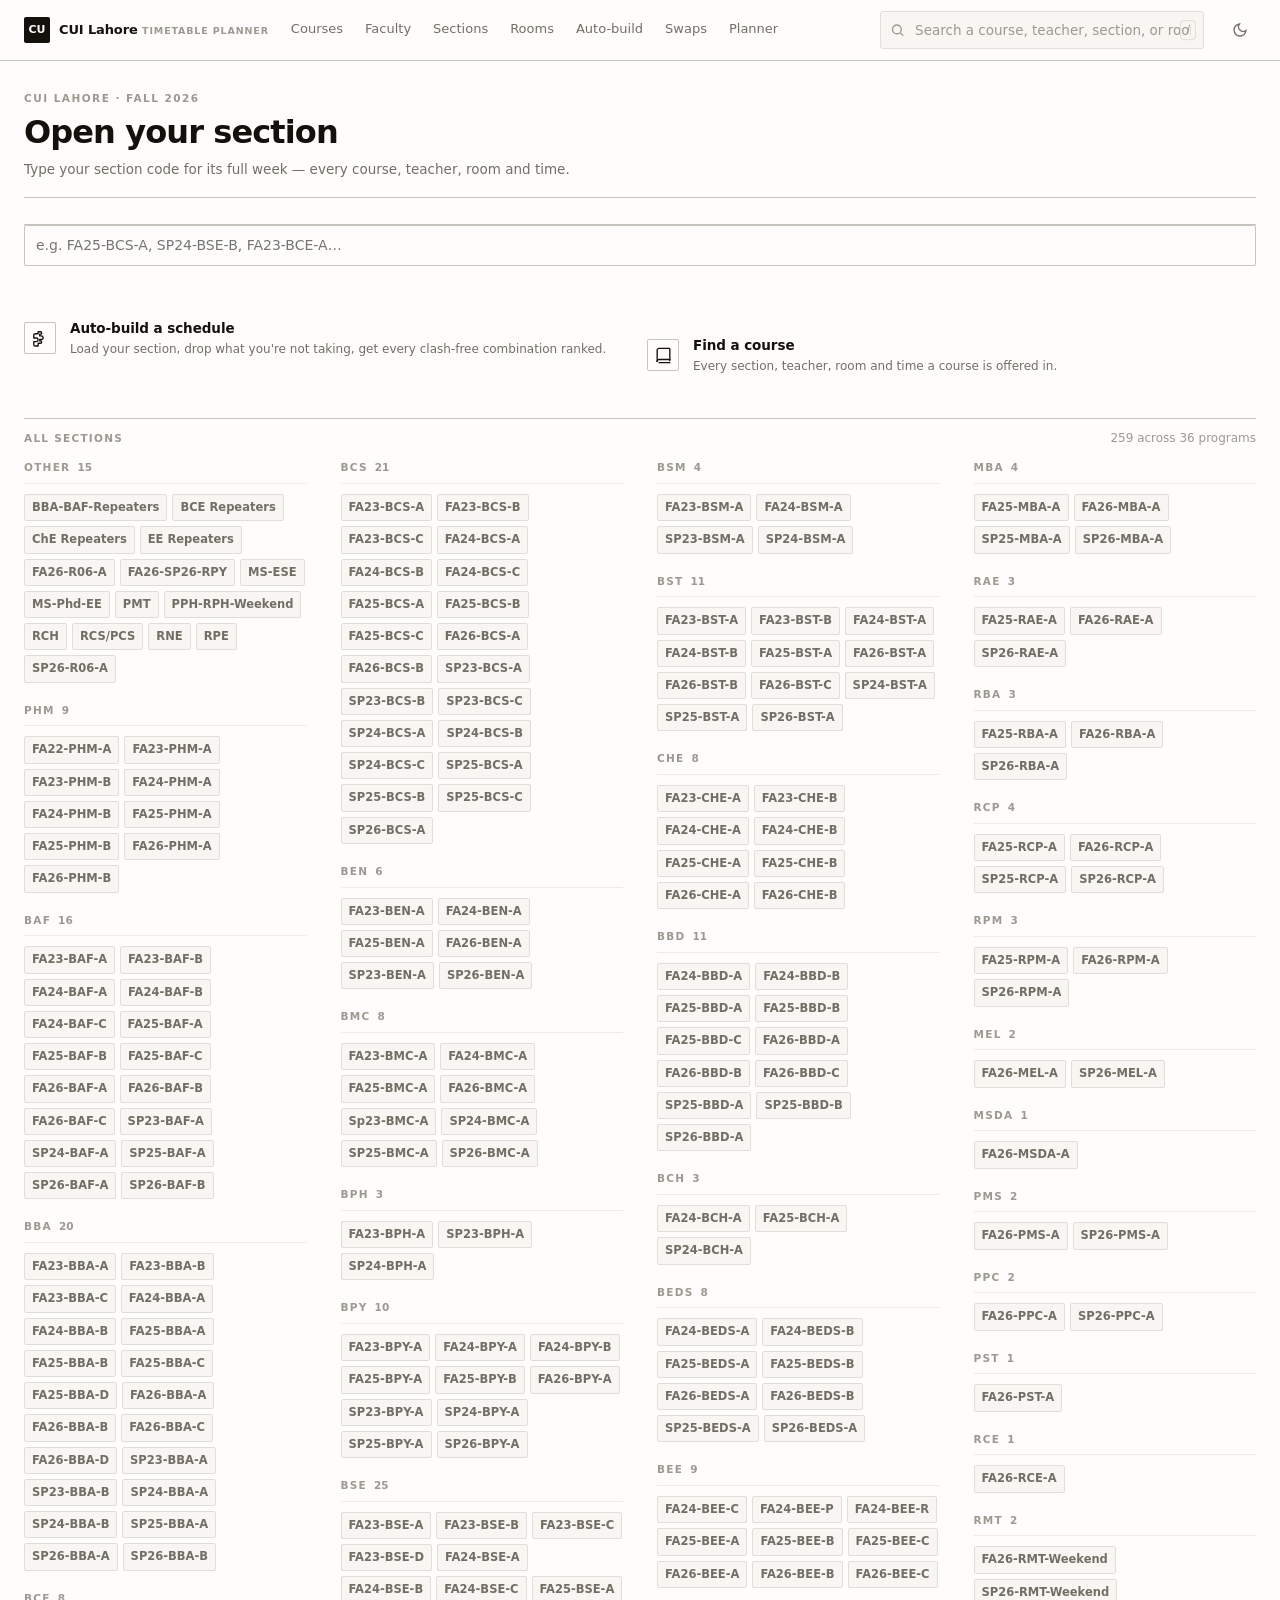
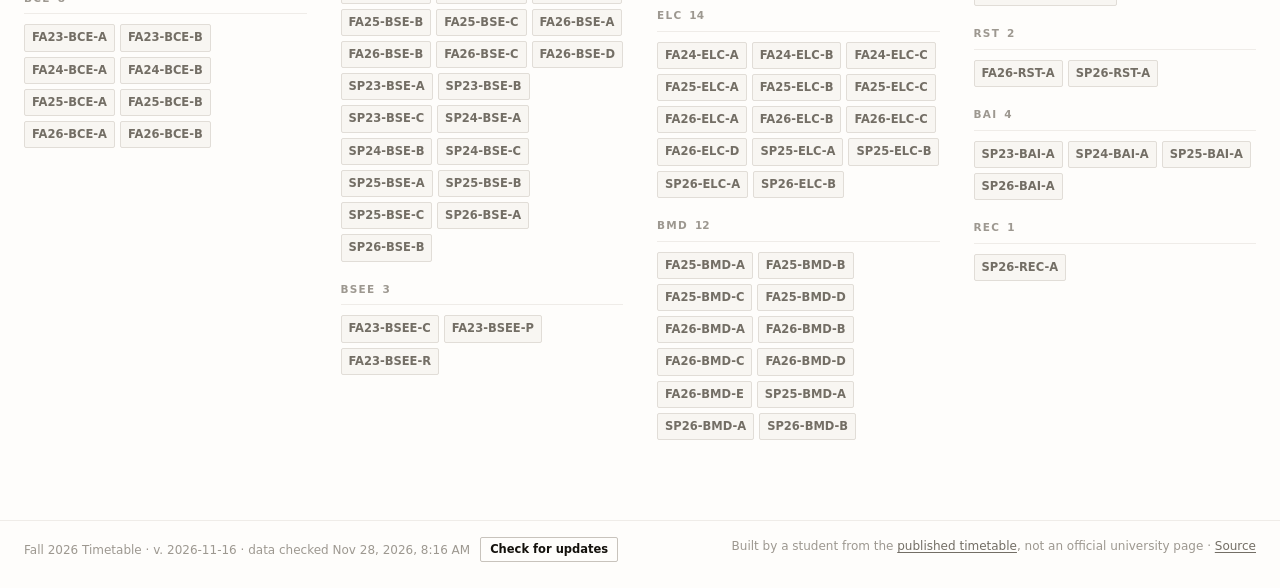
<file: docs/index.html>
<!DOCTYPE html>
<html lang="en">
<head>
<meta charset="utf-8" />
<meta name="viewport" content="width=device-width, initial-scale=1" />
<title>CUI Lahore Timetable Planner</title>
<meta name="description" content="Search every CUI Lahore section, teacher, room and time in one place, build a clash-free week, and find swaps. Reconstructed from the university's public timetable." />
<!-- Everything this page loads is same-origin and self-authored: no CDN scripts, no
     third-party fonts, no inline <script> or onclick= handlers anywhere. That means
     script-src can be locked to 'self' with zero exceptions - any script an attacker
     might ever manage to inject (were an XSS bug to exist) is blocked outright,
     regardless of where it came from. -->
<!-- frame-ancestors is deliberately omitted: it's an HTTP-header-only directive per
     spec and browsers ignore (and warn about) it in a <meta> tag. GitHub Pages gives
     no way to set custom response headers, so clickjacking protection isn't available
     to a static site hosted here - noted rather than shipping a directive that lies
     about being enforced. -->
<meta http-equiv="Content-Security-Policy" content="default-src 'self'; script-src 'self'; style-src 'self' 'unsafe-inline'; img-src 'self' data:; connect-src 'self' https://dxorvodovxlhuoducnrl.supabase.co; base-uri 'self'; form-action 'self'; object-src 'none';" />
<meta http-equiv="X-Content-Type-Options" content="nosniff" />
<meta name="referrer" content="strict-origin-when-cross-origin" />
<!-- PWA: installable, works offline once visited once (see sw.js). Icon and
     theme-color match the header's brand mark (ink, matching the header mark) exactly. -->
<link rel="manifest" href="manifest.webmanifest" />
<meta name="theme-color" content="#111110" />
<meta name="apple-mobile-web-app-capable" content="yes" />
<meta name="apple-mobile-web-app-title" content="CUI Timetable" />
<link rel="apple-touch-icon" href="icons/icon-192.png" />
<link rel="icon" href="data:image/svg+xml,%3Csvg xmlns='http://www.w3.org/2000/svg' viewBox='0 0 100 100'%3E%3Crect width='100' height='100' rx='22' fill='%23111110'/%3E%3Ctext x='50' y='66' font-size='40' font-family='system-ui' font-weight='800' fill='white' text-anchor='middle'%3ECU%3C/text%3E%3C/svg%3E" />
<link href="styles.css" rel="stylesheet" />
</head>
<body>
<div class="shell">

  <header class="topbar">
    <div class="topbar-inner">
      <a class="brand" href="#/" title="CUI Lahore Timetable Planner">
        <span class="brand-mark">CU</span>
        <span class="brand-text">
          <span class="brand-title">CUI Lahore</span>
          <span class="brand-sub">Timetable Planner</span>
        </span>
      </a>

      <nav class="nav">
        <a href="#/courses" data-section="course">Courses</a>
        <a href="#/teachers" data-section="teacher">Faculty</a>
        <a href="#/sections" data-section="section">Sections</a>
        <a href="#/rooms" data-section="room">Rooms</a>
        <a href="#/autobuild" data-section="autobuild">Auto-build</a>
        <a href="#/swaps" data-section="swaps">Swaps</a>
        <a href="#/planner" data-section="planner">Planner <span id="nav-plan-count" class="tag accent" style="margin-left:4px;"></span></a>
      </nav>

      <div class="searchbox">
        <svg width="15" height="15" viewBox="0 0 24 24" fill="none" stroke="currentColor" stroke-width="2.2"><circle cx="11" cy="11" r="7"/><path d="M21 21l-4.3-4.3"/></svg>
        <input id="search-input" type="text" placeholder="Search a course, teacher, section, or room…" autocomplete="off" spellcheck="false" />
        <kbd>/</kbd>
        <div id="search-results" class="search-results hidden"></div>
      </div>

      <div class="topbar-actions">
        <button id="theme-toggle" class="icon-btn" title="Toggle theme" aria-label="Toggle theme"></button>
      </div>
    </div>
  </header>

  <main class="main" id="view"></main>


  <nav class="tabbar" aria-label="Primary">
    <a href="#/" data-tab="home">
      <svg viewBox="0 0 24 24" fill="none" stroke="currentColor" stroke-width="1.8" stroke-linecap="round" stroke-linejoin="round"><path d="M3 10.5 12 3l9 7.5"/><path d="M5.5 9.5V20h13V9.5"/></svg>
      <span>Home</span>
    </a>
    <a href="#/find" data-tab="find">
      <svg viewBox="0 0 24 24" fill="none" stroke="currentColor" stroke-width="1.8" stroke-linecap="round"><circle cx="11" cy="11" r="7"/><path d="M21 21l-4.3-4.3"/></svg>
      <span>Find</span>
    </a>
    <a href="#/rooms" data-tab="room">
      <svg viewBox="0 0 24 24" fill="none" stroke="currentColor" stroke-width="1.8" stroke-linecap="round" stroke-linejoin="round"><path d="M4 21V4.5A1.5 1.5 0 0 1 5.5 3h9A1.5 1.5 0 0 1 16 4.5V21"/><path d="M16 9h3.5A1.5 1.5 0 0 1 21 10.5V21"/><path d="M2.5 21h19"/><circle cx="12.5" cy="12.5" r="1"/></svg>
      <span>Rooms</span>
    </a>
    <a href="#/planner" data-tab="planner">
      <svg viewBox="0 0 24 24" fill="none" stroke="currentColor" stroke-width="1.8" stroke-linecap="round" stroke-linejoin="round"><rect x="3.5" y="5" width="17" height="16" rx="2.5"/><path d="M8 3v4M16 3v4M3.5 10h17"/></svg>
      <span>Plan</span>
      <span id="tab-plan-count" class="tab-badge"></span>
    </a>
    <a href="#/swaps" data-tab="swaps">
      <svg viewBox="0 0 24 24" fill="none" stroke="currentColor" stroke-width="1.8" stroke-linecap="round" stroke-linejoin="round"><path d="M4 8h13l-3.5-3.5"/><path d="M20 16H7l3.5 3.5"/></svg>
      <span>Swaps</span>
    </a>
  </nav>

  <footer class="footer">
    <div class="footer-inner">
      <span class="footer-freshness">
        <span id="footer-meta">Loading timetable data…</span>
        <button id="refresh-data" class="btn sm" type="button" title="Fetch the latest published timetable, ignoring any cached copy">Check for updates</button>
      </span>
      <span>Built by a student from the <a href="https://sfs.cuilahore.edu.pk/schedule/Public/Timetable" target="_blank" rel="noopener noreferrer">published timetable</a>, not an official university page · <a href="https://github.com/umair363/cui-lahore-timetable-planner" target="_blank" rel="noopener noreferrer">Source</a></span>
    </div>
  </footer>
</div>

<script src="app-data.js"></script>
<script src="app-grid.js"></script>
<script src="app-plan.js"></script>
<script src="app-swap.js"></script>
<script src="app-supabase.js"></script>
<script src="app-views.js"></script>
<script src="app-planner-views.js"></script>
<script src="app-swap-views.js"></script>
<script src="app.js"></script>
</body>
</html>
</file>
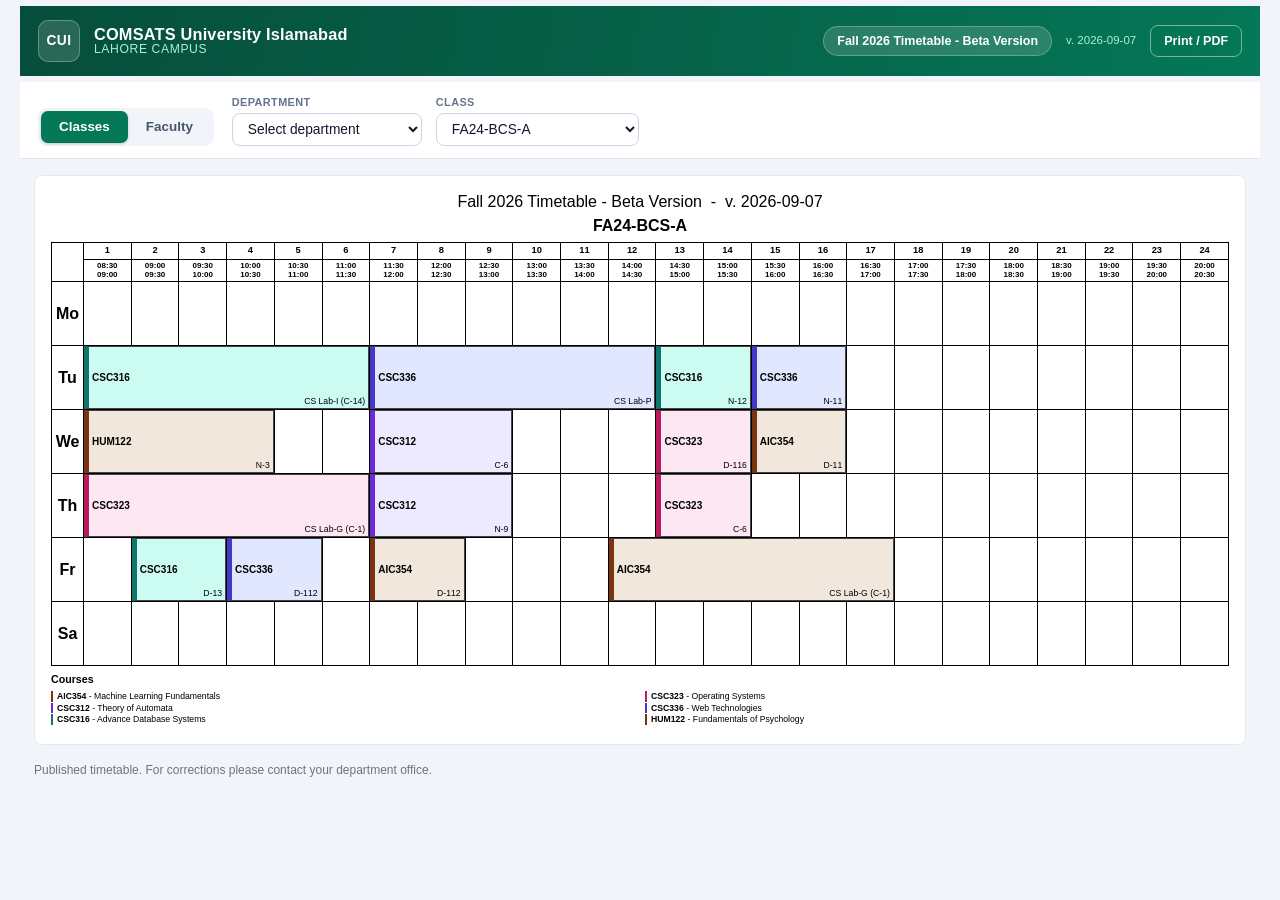
<file: scraper/fixtures/class_simple.html>
<!DOCTYPE html>
<html lang="en">
<head>
    <meta charset="utf-8" />
    <meta name="viewport" content="width=device-width, initial-scale=1" />
    <title>FA24-BCS-A &mdash; CUI Lahore Timetable</title>
    <link href="https://cdn.jsdelivr.net/npm/bootstrap@5.3.3/dist/css/bootstrap.min.css" rel="stylesheet" />
    <style>
    /* Landscape, because 24 half-hour periods across the page is the point of the sheet. */
    @page { size: A4 landscape; margin: 8mm; }

    body { font-family: Arial, Helvetica, sans-serif; color: #000; margin: 0; }

    /* One sheet per class. Every sheet but the last starts a new page. */
    .sheet { page-break-after: always; break-after: page; }
    .sheet:last-child { page-break-after: auto; break-after: auto; }

    /* Two centred lines: the timetable and the version it dates from, then the class. */
    .head       { text-align: center; margin-bottom: 4px; }
    .head .term { font-size: 12pt; }
    .head .cls  { font-size: 12pt; font-weight: bold; }

    table.grid { border-collapse: collapse; width: 100%; table-layout: fixed; }
    table.grid th, table.grid td { border: 1px solid #000; }

    /* The lanes inside a day are separated by position, exactly as on screen, so only the end of
       a day carries a rule. The day label keeps its own box. */
    table.grid tbody td { border-top: 0; border-bottom: 0; }
    table.grid tbody tr.dayend > td { border-bottom: 1px solid #000; }
    table.grid tbody td.daycol { border-top: 1px solid #000; border-bottom: 1px solid #000; }

    /* A daily break. Hatched rather than merely grey, so it cannot be mistaken for a free slot
       even on a photocopy. */
    .brk { background: repeating-linear-gradient(45deg, #e5e7eb, #e5e7eb 3px, #f8fafc 3px, #f8fafc 6px);
           -webkit-print-color-adjust: exact; print-color-adjust: exact; }
    .brklabel { font-size: 5.5pt; color: #374151; white-space: nowrap; padding-left: 1px; }

    .pnum   { font-size: 7pt; font-weight: bold; text-align: center; height: 12px; }
    .ptime  { font-size: 6pt; text-align: center; line-height: 1.1; height: 22px; }
    .daycol { width: 32px; font-size: 12pt; font-weight: bold; text-align: center; }
    /* The row carries the height, set per sheet so every class prints the same size day. The
       cell is the containing block for its lesson, so the block can be pinned to it. */
    .slot   { padding: 0; position: relative; }

    /* A block is one bordered box across the periods it runs, with a colour flash on the left so
       the eye can group a course down the week. The code is the thing that has to be readable at
       a glance, so it carries the larger type even in a one-line group block. */
    /* The block fills its cell by being pinned to it, not by asking for height:100% - a
       percentage height inside a table cell does not resolve, and with its contents positioned
       the block collapsed to a sliver. */
    .blk {
        position: absolute; inset: 0; box-sizing: border-box;
        border: 1px solid #444; border-left-width: 5px;
        line-height: 1.15; padding: 1px 3px; overflow: hidden;
        display: flex; align-items: center; justify-content: space-between; gap: 4px;
    }
    .blk .code { font-weight: bold; white-space: nowrap; font-size: 7.5pt; }
    .blk .room { white-space: nowrap; font-size: 6.5pt; }
    .blk .grp  { font-weight: bold; }

    /* A block spanning every lane is tall enough to place its parts rather than stack them: the
       code sits on the left at mid height, where the eye lands, and the room drops to the foot
       on the right, out of its way. */
    .blk.tall { display: block; }
    .blk.tall .code { position: absolute; left: 3px; top: 50%; transform: translateY(-50%); }
    .blk.tall .room { position: absolute; right: 3px; bottom: 1px; }

    /* The faculty and room sheets put all three parts in corners instead: code top left, room or
       teacher top right, classes along the foot. The class list is the one that overruns, so it
       is the one given the full width and an ellipsis - the printed page cannot be scrolled, and
       a name running under the block's edge is worse than one that stops with a mark saying so. */
    .blk.tall.subj .code { top: 1px; transform: none; }
    .blk.tall.subj .room { top: 1px; bottom: auto; }
    .blk.tall.subj .mid  {
        position: absolute; left: 3px; right: 3px; bottom: 1px;
        font-size: 6.5pt; white-space: nowrap; overflow: hidden; text-overflow: ellipsis;
    }

    /* The course list is a reference under the week, not a second table to study. Two columns
       rather than one long list, because the sheet has to stay on one page. */
    .courses { column-count: 2; column-gap: 10px; margin-top: 4px; }
    /* One course, one line: code, title, credits and teacher. */
    .course  { break-inside: avoid; page-break-inside: avoid; margin-bottom: 1px;
               padding-left: 4px; border-left: 2px solid #cbd5e1;
               font-size: 6.5pt; line-height: 1.2; }
    .course .ct { color: #333; }
    .course .cc { font-weight: bold; }

    /* Only a lesson that is NOT timetabled says how it meets - for the rest it would be the same
       word on every line, which is no information at all. */
    .mode { font-size: 5.5pt; border: 1px solid #666; border-radius: 6px;
            padding: 0 3px; margin-left: 2px; white-space: nowrap; }

    /* The group a course belongs to, where it has one - the same name that labels its lane. */
    .grpb { font-size: 5.5pt; font-weight: bold; border: 1px solid #4c1d95; color: #4c1d95;
            border-radius: 6px; padding: 0 3px; margin-left: 2px; white-space: nowrap; }

    .listhead { font-size: 8pt; font-weight: bold; margin-top: 5px; }

    @media print { .noprint { display: none !important; } }
    .noprint { margin: 6px 0; font-family: Arial; font-size: 9pt; }
</style>

    <style>
        body { background: #f1f5f9; }
        .wrap { max-width: 1240px; margin: 0 auto; padding: 0 0 40px; }

        /* MASTHEAD. One band, one identity: mark, name, term. The green is the university's, kept
           deep enough that white type sits on it comfortably at any size. */
        .masthead { background: linear-gradient(100deg, #064e3b 0%, #065f46 45%, #047857 100%);
                    color: #fff; padding: 14px 18px; }
        .mh-main { max-width: 1240px; margin: 0 auto; display: flex; align-items: center;
                   gap: 14px; flex-wrap: wrap; }
        .mh-mark { width: 42px; height: 42px; border-radius: 10px; flex: 0 0 auto;
                   background: rgba(255,255,255,.14); border: 1px solid rgba(255,255,255,.28);
                   display: flex; align-items: center; justify-content: center;
                   font-weight: 800; letter-spacing: .5px; font-size: .86rem; }
        .mh-name { line-height: 1.15; margin-right: auto; }
        .mh-uni { font-weight: 700; font-size: 1.02rem; letter-spacing: .2px; }
        .mh-campus { font-size: .76rem; color: #a7f3d0; letter-spacing: .6px; text-transform: uppercase; }
        .mh-term { background: rgba(255,255,255,.15); border: 1px solid rgba(255,255,255,.25);
                   border-radius: 999px; padding: 5px 13px; font-size: .78rem; font-weight: 600; }
        .mh-ver { font-size: .72rem; color: #a7f3d0; }
        .mh-print { background: transparent; color: #fff; border: 1px solid rgba(255,255,255,.45);
                    border-radius: 8px; padding: 6px 13px; font-size: .78rem; font-weight: 600;
                    cursor: pointer; transition: background .15s ease; }
        .mh-print:hover { background: rgba(255,255,255,.16); }

        /* CONTROLS. White, directly under the band, so the page reads as one object. */
        .controls { background: #fff; border-bottom: 1px solid #e2e8f0; padding: 12px 18px;
                    display: flex; align-items: flex-end; gap: 18px; flex-wrap: wrap;
                    max-width: 1240px; margin: 0 auto 16px; }

        /* A segmented control: two choices, one visibly chosen, no dropdown to open. */
        .seg { display: inline-flex; background: #f1f5f9; border-radius: 9px; padding: 3px; }
        .seg a { padding: 6px 18px; border-radius: 7px; font-size: .84rem; font-weight: 600;
                 color: #475569; text-decoration: none; transition: all .15s ease; }
        .seg a.on { background: #047857; color: #fff; box-shadow: 0 1px 3px rgba(0,0,0,.18); }
        .seg a:not(.on):hover { color: #0f172a; }

        .pickers { display: flex; gap: 14px; flex-wrap: wrap; align-items: flex-end; }
        .pickers label { display: flex; flex-direction: column; gap: 3px; }
        .pickers span { font-size: .68rem; font-weight: 700; letter-spacing: .4px;
                        text-transform: uppercase; color: #64748b; }
        .pickers select { border: 1px solid #cbd5e1; border-radius: 8px; padding: 7px 11px;
                          font-size: .86rem; min-width: 190px; background: #fff; color: #0f172a; }
        .pickers select:focus { outline: none; border-color: #047857;
                                box-shadow: 0 0 0 3px rgba(4,120,87,.15); }

        .sheetwrap { max-width: 1240px; margin: 0 auto; padding: 0 14px; }
        .sheet { background: #fff; padding: 14px 16px 18px; border: 1px solid #e2e8f0; border-radius: .5rem; }
        /* A grid this wide must never be squeezed to illegibility on a phone. */
        .scroller { overflow-x: auto; -webkit-overflow-scrolling: touch; }
        .scroller table.grid { min-width: 900px; }
        /* Anything still to be scheduled is said plainly rather than left as a gap in the grid. */
        .listhead .pendtot { font-weight: 700; color: #b45309; margin-left: 8px; font-size: .74rem; }
        .course .pend { background: #fef3c7; color: #92400e; border-radius: 3px;
                        padding: 0 4px; margin-left: 5px; font-size: .6rem; font-weight: 700; }
        @media print { .noprint { display: none !important; } body { background: #fff; }
                        .sheet { border: 0; padding: 0; } }
    </style>
</head>
<body>
<div class="wrap">

    <header class="masthead noprint">
        <div class="mh-main">
            <div class="mh-mark">CUI</div>
            <div class="mh-name">
                <div class="mh-uni">COMSATS University Islamabad</div>
                <div class="mh-campus">Lahore Campus</div>
            </div>
                <span class="mh-term">Fall 2026 Timetable - Beta Version</span>
                <span class="mh-ver">v. 2026-09-07</span>
                <button class="mh-print" onclick="window.print()" title="Print or save as PDF">
                    Print / PDF
                </button>
        </div>
    </header>

        <div class="controls noprint">
            <div class="seg">
                <a class="on" href="?Kind=class">Classes</a>
                <a class="" href="?Kind=teacher">Faculty</a>
            </div>

            <form method="get" class="pickers">
                <input type="hidden" name="Kind" value="class" />
                <label>
                    <span>Department</span>
                    <select name="Dept" onchange="this.form.Who.value='';this.form.submit()">
                        <option value="">Select department</option>
                            <option value="CE">CE</option>
                            <option value="ChE">ChE</option>
                            <option value="Chemistry">Chemistry</option>
                            <option value="CS">CS</option>
                            <option value="ECO">ECO</option>
                            <option value="EE">EE</option>
                            <option value="HUM">HUM</option>
                            <option value="HUM-Media">HUM-Media</option>
                            <option value="Math">Math</option>
                            <option value="MS">MS</option>
                            <option value="Pharmacy">Pharmacy</option>
                            <option value="PHY">PHY</option>
                            <option value="Stat">Stat</option>
                    </select>
                </label>
                <label>
                    <span>Class</span>
                    <select name="Who" onchange="this.form.submit()">
                        <option value="">Select class</option>
                            <option value="FA26-BCE-A">FA26-BCE-A</option>
                            <option value="FA26-BCE-B">FA26-BCE-B</option>
                            <option value="FA25-BCE-A">FA25-BCE-A</option>
                            <option value="FA25-BCE-B">FA25-BCE-B</option>
                            <option value="FA24-BCE-A">FA24-BCE-A</option>
                            <option value="FA24-BCE-B">FA24-BCE-B</option>
                            <option value="FA23-BCE-A">FA23-BCE-A</option>
                            <option value="FA23-BCE-B">FA23-BCE-B</option>
                            <option value="BCE Repeaters">BCE Repeaters</option>
                            <option value="FA26-CHE-A">FA26-CHE-A</option>
                            <option value="FA26-CHE-B">FA26-CHE-B</option>
                            <option value="FA25-CHE-A">FA25-CHE-A</option>
                            <option value="FA25-CHE-B">FA25-CHE-B</option>
                            <option value="FA24-CHE-A">FA24-CHE-A</option>
                            <option value="FA24-CHE-B">FA24-CHE-B</option>
                            <option value="FA23-CHE-A">FA23-CHE-A</option>
                            <option value="FA23-CHE-B">FA23-CHE-B</option>
                            <option value="ChE Repeaters">ChE Repeaters</option>
                            <option value="FA25-BCH-A">FA25-BCH-A</option>
                            <option value="FA24-BCH-A">FA24-BCH-A</option>
                            <option value="SP24-BCH-A">SP24-BCH-A</option>
                            <option value="SP26-BAI-A">SP26-BAI-A</option>
                            <option value="SP25-BAI-A">SP25-BAI-A</option>
                            <option value="SP24-BAI-A">SP24-BAI-A</option>
                            <option value="SP23-BAI-A">SP23-BAI-A</option>
                            <option value="FA26-BCS-A">FA26-BCS-A</option>
                            <option value="FA26-BCS-B">FA26-BCS-B</option>
                            <option value="SP26-BCS-A">SP26-BCS-A</option>
                            <option value="FA25-BCS-A">FA25-BCS-A</option>
                            <option value="FA25-BCS-B">FA25-BCS-B</option>
                            <option value="FA25-BCS-C">FA25-BCS-C</option>
                            <option value="SP25-BCS-A">SP25-BCS-A</option>
                            <option value="SP25-BCS-B">SP25-BCS-B</option>
                            <option value="SP25-BCS-C">SP25-BCS-C</option>
                            <option value="FA24-BCS-A" selected="selected">FA24-BCS-A</option>
                            <option value="FA24-BCS-B">FA24-BCS-B</option>
                            <option value="FA24-BCS-C">FA24-BCS-C</option>
                            <option value="SP24-BCS-A">SP24-BCS-A</option>
                            <option value="SP24-BCS-B">SP24-BCS-B</option>
                            <option value="SP24-BCS-C">SP24-BCS-C</option>
                            <option value="FA23-BCS-A">FA23-BCS-A</option>
                            <option value="FA23-BCS-B">FA23-BCS-B</option>
                            <option value="FA23-BCS-C">FA23-BCS-C</option>
                            <option value="SP23-BCS-A">SP23-BCS-A</option>
                            <option value="SP23-BCS-B">SP23-BCS-B</option>
                            <option value="SP23-BCS-C">SP23-BCS-C</option>
                            <option value="FA26-BSE-A">FA26-BSE-A</option>
                            <option value="FA26-BSE-B">FA26-BSE-B</option>
                            <option value="FA26-BSE-C">FA26-BSE-C</option>
                            <option value="FA26-BSE-D">FA26-BSE-D</option>
                            <option value="SP26-BSE-A">SP26-BSE-A</option>
                            <option value="SP26-BSE-B">SP26-BSE-B</option>
                            <option value="FA25-BSE-A">FA25-BSE-A</option>
                            <option value="FA25-BSE-B">FA25-BSE-B</option>
                            <option value="FA25-BSE-C">FA25-BSE-C</option>
                            <option value="SP25-BSE-A">SP25-BSE-A</option>
                            <option value="SP25-BSE-B">SP25-BSE-B</option>
                            <option value="SP25-BSE-C">SP25-BSE-C</option>
                            <option value="FA24-BSE-A">FA24-BSE-A</option>
                            <option value="FA24-BSE-B">FA24-BSE-B</option>
                            <option value="FA24-BSE-C">FA24-BSE-C</option>
                            <option value="SP24-BSE-A">SP24-BSE-A</option>
                            <option value="SP24-BSE-B">SP24-BSE-B</option>
                            <option value="SP24-BSE-C">SP24-BSE-C</option>
                            <option value="FA23-BSE-A">FA23-BSE-A</option>
                            <option value="FA23-BSE-B">FA23-BSE-B</option>
                            <option value="FA23-BSE-C">FA23-BSE-C</option>
                            <option value="FA23-BSE-D">FA23-BSE-D</option>
                            <option value="SP23-BSE-A">SP23-BSE-A</option>
                            <option value="SP23-BSE-B">SP23-BSE-B</option>
                            <option value="SP23-BSE-C">SP23-BSE-C</option>
                            <option value="FA26-BEDS-A">FA26-BEDS-A</option>
                            <option value="FA26-BEDS-B">FA26-BEDS-B</option>
                            <option value="SP26-BEDS-A">SP26-BEDS-A</option>
                            <option value="FA25-BEDS-A">FA25-BEDS-A</option>
                            <option value="FA25-BEDS-B">FA25-BEDS-B</option>
                            <option value="SP25-BEDS-A">SP25-BEDS-A</option>
                            <option value="FA24-BEDS-A">FA24-BEDS-A</option>
                            <option value="FA24-BEDS-B">FA24-BEDS-B</option>
                            <option value="FA26-BEE-A">FA26-BEE-A</option>
                            <option value="FA26-BEE-B">FA26-BEE-B</option>
                            <option value="FA26-BEE-C">FA26-BEE-C</option>
                            <option value="FA25-BEE-A">FA25-BEE-A</option>
                            <option value="FA25-BEE-B">FA25-BEE-B</option>
                            <option value="FA25-BEE-C">FA25-BEE-C</option>
                            <option value="FA24-BEE-C">FA24-BEE-C</option>
                            <option value="FA24-BEE-P">FA24-BEE-P</option>
                            <option value="FA24-BEE-R">FA24-BEE-R</option>
                            <option value="FA23-BSEE-C">FA23-BSEE-C</option>
                            <option value="FA23-BSEE-P">FA23-BSEE-P</option>
                            <option value="FA23-BSEE-R">FA23-BSEE-R</option>
                            <option value="EE Repeaters">EE Repeaters</option>
                            <option value="FA26-BEN-A">FA26-BEN-A</option>
                            <option value="SP26-BEN-A">SP26-BEN-A</option>
                            <option value="FA25-BEN-A">FA25-BEN-A</option>
                            <option value="FA24-BEN-A">FA24-BEN-A</option>
                            <option value="FA23-BEN-A">FA23-BEN-A</option>
                            <option value="SP23-BEN-A">SP23-BEN-A</option>
                            <option value="FA26-BPY-A">FA26-BPY-A</option>
                            <option value="SP26-BPY-A">SP26-BPY-A</option>
                            <option value="FA25-BPY-A">FA25-BPY-A</option>
                            <option value="FA25-BPY-B">FA25-BPY-B</option>
                            <option value="SP25-BPY-A">SP25-BPY-A</option>
                            <option value="FA24-BPY-A">FA24-BPY-A</option>
                            <option value="FA24-BPY-B">FA24-BPY-B</option>
                            <option value="SP24-BPY-A">SP24-BPY-A</option>
                            <option value="FA23-BPY-A">FA23-BPY-A</option>
                            <option value="SP23-BPY-A">SP23-BPY-A</option>
                            <option value="FA26-BMC-A">FA26-BMC-A</option>
                            <option value="SP26-BMC-A">SP26-BMC-A</option>
                            <option value="FA25-BMC-A">FA25-BMC-A</option>
                            <option value="SP25-BMC-A">SP25-BMC-A</option>
                            <option value="FA24-BMC-A">FA24-BMC-A</option>
                            <option value="SP24-BMC-A">SP24-BMC-A</option>
                            <option value="FA23-BMC-A">FA23-BMC-A</option>
                            <option value="Sp23-BMC-A">Sp23-BMC-A</option>
                            <option value="FA26-BMD-A">FA26-BMD-A</option>
                            <option value="FA26-BMD-B">FA26-BMD-B</option>
                            <option value="FA26-BMD-C">FA26-BMD-C</option>
                            <option value="FA26-BMD-D">FA26-BMD-D</option>
                            <option value="FA26-BMD-E">FA26-BMD-E</option>
                            <option value="SP26-BMD-A">SP26-BMD-A</option>
                            <option value="SP26-BMD-B">SP26-BMD-B</option>
                            <option value="FA25-BMD-A">FA25-BMD-A</option>
                            <option value="FA25-BMD-B">FA25-BMD-B</option>
                            <option value="FA25-BMD-C">FA25-BMD-C</option>
                            <option value="FA25-BMD-D">FA25-BMD-D</option>
                            <option value="SP25-BMD-A">SP25-BMD-A</option>
                            <option value="FA24-BSM-A">FA24-BSM-A</option>
                            <option value="SP24-BSM-A">SP24-BSM-A</option>
                            <option value="FA23-BSM-A">FA23-BSM-A</option>
                            <option value="SP23-BSM-A">SP23-BSM-A</option>
                            <option value="FA26-BAF-A">FA26-BAF-A</option>
                            <option value="FA26-BAF-B">FA26-BAF-B</option>
                            <option value="FA26-BAF-C">FA26-BAF-C</option>
                            <option value="SP26-BAF-A">SP26-BAF-A</option>
                            <option value="SP26-BAF-B">SP26-BAF-B</option>
                            <option value="FA25-BAF-A">FA25-BAF-A</option>
                            <option value="FA25-BAF-B">FA25-BAF-B</option>
                            <option value="FA25-BAF-C">FA25-BAF-C</option>
                            <option value="SP25-BAF-A">SP25-BAF-A</option>
                            <option value="FA24-BAF-A">FA24-BAF-A</option>
                            <option value="FA24-BAF-B">FA24-BAF-B</option>
                            <option value="FA24-BAF-C">FA24-BAF-C</option>
                            <option value="SP24-BAF-A">SP24-BAF-A</option>
                            <option value="FA23-BAF-A">FA23-BAF-A</option>
                            <option value="FA23-BAF-B">FA23-BAF-B</option>
                            <option value="SP23-BAF-A">SP23-BAF-A</option>
                            <option value="FA26-BBA-A">FA26-BBA-A</option>
                            <option value="FA26-BBA-B">FA26-BBA-B</option>
                            <option value="FA26-BBA-C">FA26-BBA-C</option>
                            <option value="FA26-BBA-D">FA26-BBA-D</option>
                            <option value="SP26-BBA-A">SP26-BBA-A</option>
                            <option value="SP26-BBA-B">SP26-BBA-B</option>
                            <option value="FA25-BBA-A">FA25-BBA-A</option>
                            <option value="FA25-BBA-B">FA25-BBA-B</option>
                            <option value="FA25-BBA-C">FA25-BBA-C</option>
                            <option value="FA25-BBA-D">FA25-BBA-D</option>
                            <option value="SP25-BBA-A">SP25-BBA-A</option>
                            <option value="FA24-BBA-A">FA24-BBA-A</option>
                            <option value="FA24-BBA-B">FA24-BBA-B</option>
                            <option value="SP24-BBA-A">SP24-BBA-A</option>
                            <option value="SP24-BBA-B">SP24-BBA-B</option>
                            <option value="FA23-BBA-A">FA23-BBA-A</option>
                            <option value="FA23-BBA-B">FA23-BBA-B</option>
                            <option value="FA23-BBA-C">FA23-BBA-C</option>
                            <option value="SP23-BBA-A">SP23-BBA-A</option>
                            <option value="SP23-BBA-B">SP23-BBA-B</option>
                            <option value="FA26-BBD-A">FA26-BBD-A</option>
                            <option value="FA26-BBD-B">FA26-BBD-B</option>
                            <option value="SP26-BBD-A">SP26-BBD-A</option>
                            <option value="FA25-BBD-A">FA25-BBD-A</option>
                            <option value="FA25-BBD-B">FA25-BBD-B</option>
                            <option value="FA25-BBD-C">FA25-BBD-C</option>
                            <option value="SP25-BBD-A">SP25-BBD-A</option>
                            <option value="SP25-BBD-B">SP25-BBD-B</option>
                            <option value="FA24-BBD-A">FA24-BBD-A</option>
                            <option value="FA24-BBD-B">FA24-BBD-B</option>
                            <option value="FA26-PHM-A">FA26-PHM-A</option>
                            <option value="FA26-PHM-B">FA26-PHM-B</option>
                            <option value="FA25-PHM-A">FA25-PHM-A</option>
                            <option value="FA25-PHM-B">FA25-PHM-B</option>
                            <option value="FA24-PHM-A">FA24-PHM-A</option>
                            <option value="FA24-PHM-B">FA24-PHM-B</option>
                            <option value="FA23-PHM-A">FA23-PHM-A</option>
                            <option value="FA23-PHM-B">FA23-PHM-B</option>
                            <option value="FA22-PHM-A">FA22-PHM-A</option>
                            <option value="SP24-BPH-A">SP24-BPH-A</option>
                            <option value="FA23-BPH-A">FA23-BPH-A</option>
                            <option value="SP23-BPH-A">SP23-BPH-A</option>
                            <option value="FA26-ELC-A">FA26-ELC-A</option>
                            <option value="FA26-ELC-B">FA26-ELC-B</option>
                            <option value="FA26-ELC-C">FA26-ELC-C</option>
                            <option value="FA26-ELC-D">FA26-ELC-D</option>
                            <option value="SP26-ELC-A">SP26-ELC-A</option>
                            <option value="SP26-ELC-B">SP26-ELC-B</option>
                            <option value="FA25-ELC-A">FA25-ELC-A</option>
                            <option value="FA25-ELC-B">FA25-ELC-B</option>
                            <option value="FA25-ELC-C">FA25-ELC-C</option>
                            <option value="SP25-ELC-A">SP25-ELC-A</option>
                            <option value="SP25-ELC-B">SP25-ELC-B</option>
                            <option value="FA24-ELC-A">FA24-ELC-A</option>
                            <option value="FA24-ELC-B">FA24-ELC-B</option>
                            <option value="FA24-ELC-C">FA24-ELC-C</option>
                            <option value="FA26-BST-A">FA26-BST-A</option>
                            <option value="FA26-BST-B">FA26-BST-B</option>
                            <option value="FA26-BST-C">FA26-BST-C</option>
                            <option value="SP26-BST-A">SP26-BST-A</option>
                            <option value="FA25-BST-A">FA25-BST-A</option>
                            <option value="FA24-BST-A">FA24-BST-A</option>
                            <option value="FA24-BST-B">FA24-BST-B</option>
                            <option value="SP24-BST-A">SP24-BST-A</option>
                            <option value="SP25-BST-A">SP25-BST-A</option>
                            <option value="FA23-BST-A">FA23-BST-A</option>
                            <option value="FA23-BST-B">FA23-BST-B</option>
                            <option value="FA26-PPC-A">FA26-PPC-A</option>
                            <option value="SP26-PPC-A">SP26-PPC-A</option>
                            <option value="FA26-R06-A">FA26-R06-A</option>
                            <option value="SP26-R06-A">SP26-R06-A</option>
                            <option value="FA25-RAE-A">FA25-RAE-A</option>
                            <option value="FA26-RAE-A">FA26-RAE-A</option>
                            <option value="FA26-RCE-A">FA26-RCE-A</option>
                            <option value="SP26-RAE-A">SP26-RAE-A</option>
                            <option value="PCH">PCH</option>
                            <option value="RCH">RCH</option>
                            <option value="RNE">RNE</option>
                            <option value="RPE">RPE</option>
                            <option value="RCS/PCS">RCS/PCS</option>
                            <option value="MS-ESE">MS-ESE</option>
                            <option value="MS-Phd-EE">MS-Phd-EE</option>
                            <option value="FA26-MEL-A">FA26-MEL-A</option>
                            <option value="SP26-MEL-A">SP26-MEL-A</option>
                            <option value="FA26-RCP-A">FA26-RCP-A</option>
                            <option value="SP26-RCP-A">SP26-RCP-A</option>
                            <option value="FA25-RCP-A">FA25-RCP-A</option>
                            <option value="SP25-RCP-A">SP25-RCP-A</option>
                            <option value="PMT">PMT</option>
                            <option value="FA26-RMT-Weekend">FA26-RMT-Weekend</option>
                            <option value="SP26-RMT-Weekend">SP26-RMT-Weekend</option>
                            <option value="FA26-MBA-A">FA26-MBA-A</option>
                            <option value="SP26-MBA-A">SP26-MBA-A</option>
                            <option value="FA25-MBA-A">FA25-MBA-A</option>
                            <option value="SP25-MBA-A">SP25-MBA-A</option>
                            <option value="FA26-PMS-A">FA26-PMS-A</option>
                            <option value="SP26-PMS-A">SP26-PMS-A</option>
                            <option value="FA26-RBA-A">FA26-RBA-A</option>
                            <option value="SP26-RBA-A">SP26-RBA-A</option>
                            <option value="FA25-RBA-A">FA25-RBA-A</option>
                            <option value="FA26-RPM-A">FA26-RPM-A</option>
                            <option value="SP26-RPM-A">SP26-RPM-A</option>
                            <option value="FA25-RPM-A">FA25-RPM-A</option>
                            <option value="FA25-PPH-A">FA25-PPH-A</option>
                            <option value="FA26-PPH-A">FA26-PPH-A</option>
                            <option value="FA26-RPH-Weekend">FA26-RPH-Weekend</option>
                            <option value="SP26-PPH-A">SP26-PPH-A</option>
                            <option value="SP26-RPH-Weekend">SP26-RPH-Weekend</option>
                            <option value="RPH-Weekend Repeaters">RPH-Weekend Repeaters</option>
                            <option value="FA26-PST-A">FA26-PST-A</option>
                            <option value="FA26-RST-A">FA26-RST-A</option>
                            <option value="SP26-RST-A">SP26-RST-A</option>
                    </select>
                </label>
            </form>
        </div>

        <div class="sheetwrap">
        <div class="sheet">
            <div class="head">
                <div class="term">Fall 2026 Timetable - Beta Version &nbsp;-&nbsp; v. 2026-09-07</div>
                <div class="cls">FA24-BCS-A</div>
            </div>

            <div class="scroller">
                <table class="grid">
                    <thead>
                        <tr>
                            <th class="daycol" rowspan="2"></th>
                                <th class="pnum">1</th>
                                <th class="pnum">2</th>
                                <th class="pnum">3</th>
                                <th class="pnum">4</th>
                                <th class="pnum">5</th>
                                <th class="pnum">6</th>
                                <th class="pnum">7</th>
                                <th class="pnum">8</th>
                                <th class="pnum">9</th>
                                <th class="pnum">10</th>
                                <th class="pnum">11</th>
                                <th class="pnum">12</th>
                                <th class="pnum">13</th>
                                <th class="pnum">14</th>
                                <th class="pnum">15</th>
                                <th class="pnum">16</th>
                                <th class="pnum">17</th>
                                <th class="pnum">18</th>
                                <th class="pnum">19</th>
                                <th class="pnum">20</th>
                                <th class="pnum">21</th>
                                <th class="pnum">22</th>
                                <th class="pnum">23</th>
                                <th class="pnum">24</th>
                        </tr>
                        <tr>
                                <th class="ptime">
                                    <div>08:30</div>
                                    <div>09:00</div>
                                </th>
                                <th class="ptime">
                                    <div>09:00</div>
                                    <div>09:30</div>
                                </th>
                                <th class="ptime">
                                    <div>09:30</div>
                                    <div>10:00</div>
                                </th>
                                <th class="ptime">
                                    <div>10:00</div>
                                    <div>10:30</div>
                                </th>
                                <th class="ptime">
                                    <div>10:30</div>
                                    <div>11:00</div>
                                </th>
                                <th class="ptime">
                                    <div>11:00</div>
                                    <div>11:30</div>
                                </th>
                                <th class="ptime">
                                    <div>11:30</div>
                                    <div>12:00</div>
                                </th>
                                <th class="ptime">
                                    <div>12:00</div>
                                    <div>12:30</div>
                                </th>
                                <th class="ptime">
                                    <div>12:30</div>
                                    <div>13:00</div>
                                </th>
                                <th class="ptime">
                                    <div>13:00</div>
                                    <div>13:30</div>
                                </th>
                                <th class="ptime">
                                    <div>13:30</div>
                                    <div>14:00</div>
                                </th>
                                <th class="ptime">
                                    <div>14:00</div>
                                    <div>14:30</div>
                                </th>
                                <th class="ptime">
                                    <div>14:30</div>
                                    <div>15:00</div>
                                </th>
                                <th class="ptime">
                                    <div>15:00</div>
                                    <div>15:30</div>
                                </th>
                                <th class="ptime">
                                    <div>15:30</div>
                                    <div>16:00</div>
                                </th>
                                <th class="ptime">
                                    <div>16:00</div>
                                    <div>16:30</div>
                                </th>
                                <th class="ptime">
                                    <div>16:30</div>
                                    <div>17:00</div>
                                </th>
                                <th class="ptime">
                                    <div>17:00</div>
                                    <div>17:30</div>
                                </th>
                                <th class="ptime">
                                    <div>17:30</div>
                                    <div>18:00</div>
                                </th>
                                <th class="ptime">
                                    <div>18:00</div>
                                    <div>18:30</div>
                                </th>
                                <th class="ptime">
                                    <div>18:30</div>
                                    <div>19:00</div>
                                </th>
                                <th class="ptime">
                                    <div>19:00</div>
                                    <div>19:30</div>
                                </th>
                                <th class="ptime">
                                    <div>19:30</div>
                                    <div>20:00</div>
                                </th>
                                <th class="ptime">
                                    <div>20:00</div>
                                    <div>20:30</div>
                                </th>
                        </tr>
                    </thead>
                    <tbody>
                                <tr class="dayend" style="height:64px">
                                        <td class="daycol" rowspan="1">Mo</td>
                                            <td class="slot"></td>
                                            <td class="slot"></td>
                                            <td class="slot"></td>
                                            <td class="slot"></td>
                                            <td class="slot"></td>
                                            <td class="slot"></td>
                                            <td class="slot"></td>
                                            <td class="slot"></td>
                                            <td class="slot"></td>
                                            <td class="slot"></td>
                                            <td class="slot"></td>
                                            <td class="slot"></td>
                                            <td class="slot"></td>
                                            <td class="slot"></td>
                                            <td class="slot"></td>
                                            <td class="slot"></td>
                                            <td class="slot"></td>
                                            <td class="slot"></td>
                                            <td class="slot"></td>
                                            <td class="slot"></td>
                                            <td class="slot"></td>
                                            <td class="slot"></td>
                                            <td class="slot"></td>
                                            <td class="slot"></td>
                                </tr>
                                <tr class="dayend" style="height:64px">
                                        <td class="daycol" rowspan="1">Tu</td>
                                            <td class="slot" colspan="6" rowspan="1">
                                                <div class="blk tall"
                                                     style="border-left-color:#0f766e; background:#ccfbf1">
                                                    <span class="code">
                                                        CSC316
                                                    </span>
                                                    <span class="room">CS Lab-I (C-14)</span>
                                                </div>
                                            </td>
                                            <td class="slot" colspan="6" rowspan="1">
                                                <div class="blk tall"
                                                     style="border-left-color:#4338ca; background:#e0e7ff">
                                                    <span class="code">
                                                        CSC336
                                                    </span>
                                                    <span class="room">CS Lab-P</span>
                                                </div>
                                            </td>
                                            <td class="slot" colspan="2" rowspan="1">
                                                <div class="blk tall"
                                                     style="border-left-color:#0f766e; background:#ccfbf1">
                                                    <span class="code">
                                                        CSC316
                                                    </span>
                                                    <span class="room">N-12</span>
                                                </div>
                                            </td>
                                            <td class="slot" colspan="2" rowspan="1">
                                                <div class="blk tall"
                                                     style="border-left-color:#4338ca; background:#e0e7ff">
                                                    <span class="code">
                                                        CSC336
                                                    </span>
                                                    <span class="room">N-11</span>
                                                </div>
                                            </td>
                                            <td class="slot"></td>
                                            <td class="slot"></td>
                                            <td class="slot"></td>
                                            <td class="slot"></td>
                                            <td class="slot"></td>
                                            <td class="slot"></td>
                                            <td class="slot"></td>
                                            <td class="slot"></td>
                                </tr>
                                <tr class="dayend" style="height:64px">
                                        <td class="daycol" rowspan="1">We</td>
                                            <td class="slot" colspan="4" rowspan="1">
                                                <div class="blk tall"
                                                     style="border-left-color:#78350f; background:#f1e7dc">
                                                    <span class="code">
                                                        HUM122
                                                    </span>
                                                    <span class="room">N-3</span>
                                                </div>
                                            </td>
                                            <td class="slot"></td>
                                            <td class="slot"></td>
                                            <td class="slot" colspan="3" rowspan="1">
                                                <div class="blk tall"
                                                     style="border-left-color:#6d28d9; background:#ede9fe">
                                                    <span class="code">
                                                        CSC312
                                                    </span>
                                                    <span class="room">C-6</span>
                                                </div>
                                            </td>
                                            <td class="slot"></td>
                                            <td class="slot"></td>
                                            <td class="slot"></td>
                                            <td class="slot" colspan="2" rowspan="1">
                                                <div class="blk tall"
                                                     style="border-left-color:#be185d; background:#fce7f3">
                                                    <span class="code">
                                                        CSC323
                                                    </span>
                                                    <span class="room">D-116</span>
                                                </div>
                                            </td>
                                            <td class="slot" colspan="2" rowspan="1">
                                                <div class="blk tall"
                                                     style="border-left-color:#78350f; background:#f1e7dc">
                                                    <span class="code">
                                                        AIC354
                                                    </span>
                                                    <span class="room">D-11</span>
                                                </div>
                                            </td>
                                            <td class="slot"></td>
                                            <td class="slot"></td>
                                            <td class="slot"></td>
                                            <td class="slot"></td>
                                            <td class="slot"></td>
                                            <td class="slot"></td>
                                            <td class="slot"></td>
                                            <td class="slot"></td>
                                </tr>
                                <tr class="dayend" style="height:64px">
                                        <td class="daycol" rowspan="1">Th</td>
                                            <td class="slot" colspan="6" rowspan="1">
                                                <div class="blk tall"
                                                     style="border-left-color:#be185d; background:#fce7f3">
                                                    <span class="code">
                                                        CSC323
                                                    </span>
                                                    <span class="room">CS Lab-G (C-1)</span>
                                                </div>
                                            </td>
                                            <td class="slot" colspan="3" rowspan="1">
                                                <div class="blk tall"
                                                     style="border-left-color:#6d28d9; background:#ede9fe">
                                                    <span class="code">
                                                        CSC312
                                                    </span>
                                                    <span class="room">N-9</span>
                                                </div>
                                            </td>
                                            <td class="slot"></td>
                                            <td class="slot"></td>
                                            <td class="slot"></td>
                                            <td class="slot" colspan="2" rowspan="1">
                                                <div class="blk tall"
                                                     style="border-left-color:#be185d; background:#fce7f3">
                                                    <span class="code">
                                                        CSC323
                                                    </span>
                                                    <span class="room">C-6</span>
                                                </div>
                                            </td>
                                            <td class="slot"></td>
                                            <td class="slot"></td>
                                            <td class="slot"></td>
                                            <td class="slot"></td>
                                            <td class="slot"></td>
                                            <td class="slot"></td>
                                            <td class="slot"></td>
                                            <td class="slot"></td>
                                            <td class="slot"></td>
                                            <td class="slot"></td>
                                </tr>
                                <tr class="dayend" style="height:64px">
                                        <td class="daycol" rowspan="1">Fr</td>
                                            <td class="slot"></td>
                                            <td class="slot" colspan="2" rowspan="1">
                                                <div class="blk tall"
                                                     style="border-left-color:#0f766e; background:#ccfbf1">
                                                    <span class="code">
                                                        CSC316
                                                    </span>
                                                    <span class="room">D-13</span>
                                                </div>
                                            </td>
                                            <td class="slot" colspan="2" rowspan="1">
                                                <div class="blk tall"
                                                     style="border-left-color:#4338ca; background:#e0e7ff">
                                                    <span class="code">
                                                        CSC336
                                                    </span>
                                                    <span class="room">D-112</span>
                                                </div>
                                            </td>
                                            <td class="slot"></td>
                                            <td class="slot" colspan="2" rowspan="1">
                                                <div class="blk tall"
                                                     style="border-left-color:#78350f; background:#f1e7dc">
                                                    <span class="code">
                                                        AIC354
                                                    </span>
                                                    <span class="room">D-112</span>
                                                </div>
                                            </td>
                                            <td class="slot"></td>
                                            <td class="slot"></td>
                                            <td class="slot"></td>
                                            <td class="slot" colspan="6" rowspan="1">
                                                <div class="blk tall"
                                                     style="border-left-color:#78350f; background:#f1e7dc">
                                                    <span class="code">
                                                        AIC354
                                                    </span>
                                                    <span class="room">CS Lab-G (C-1)</span>
                                                </div>
                                            </td>
                                            <td class="slot"></td>
                                            <td class="slot"></td>
                                            <td class="slot"></td>
                                            <td class="slot"></td>
                                            <td class="slot"></td>
                                            <td class="slot"></td>
                                            <td class="slot"></td>
                                </tr>
                                <tr class="dayend" style="height:64px">
                                        <td class="daycol" rowspan="1">Sa</td>
                                            <td class="slot"></td>
                                            <td class="slot"></td>
                                            <td class="slot"></td>
                                            <td class="slot"></td>
                                            <td class="slot"></td>
                                            <td class="slot"></td>
                                            <td class="slot"></td>
                                            <td class="slot"></td>
                                            <td class="slot"></td>
                                            <td class="slot"></td>
                                            <td class="slot"></td>
                                            <td class="slot"></td>
                                            <td class="slot"></td>
                                            <td class="slot"></td>
                                            <td class="slot"></td>
                                            <td class="slot"></td>
                                            <td class="slot"></td>
                                            <td class="slot"></td>
                                            <td class="slot"></td>
                                            <td class="slot"></td>
                                            <td class="slot"></td>
                                            <td class="slot"></td>
                                            <td class="slot"></td>
                                            <td class="slot"></td>
                                </tr>
                    </tbody>
                </table>
            </div>

            <div class="listhead">Courses</div>
            <div class="courses">
                    <div class="course" style="border-left-color:#78350f">
                        <span class="cc">AIC354</span> - Machine Learning Fundamentals
                    </div>
                    <div class="course" style="border-left-color:#6d28d9">
                        <span class="cc">CSC312</span> - Theory of Automata
                    </div>
                    <div class="course" style="border-left-color:#0f766e">
                        <span class="cc">CSC316</span> - Advance Database Systems
                    </div>
                    <div class="course" style="border-left-color:#be185d">
                        <span class="cc">CSC323</span> - Operating Systems
                    </div>
                    <div class="course" style="border-left-color:#4338ca">
                        <span class="cc">CSC336</span> - Web Technologies
                    </div>
                    <div class="course" style="border-left-color:#78350f">
                        <span class="cc">HUM122</span> - Fundamentals of Psychology
                    </div>
            </div>
        </div>
        </div>

    <div class="sheetwrap">
        <p class="text-secondary small mt-3 noprint">
            Published timetable. For corrections please contact your department office.
        </p>
    </div>
</div>
</body>
</html>
</file>
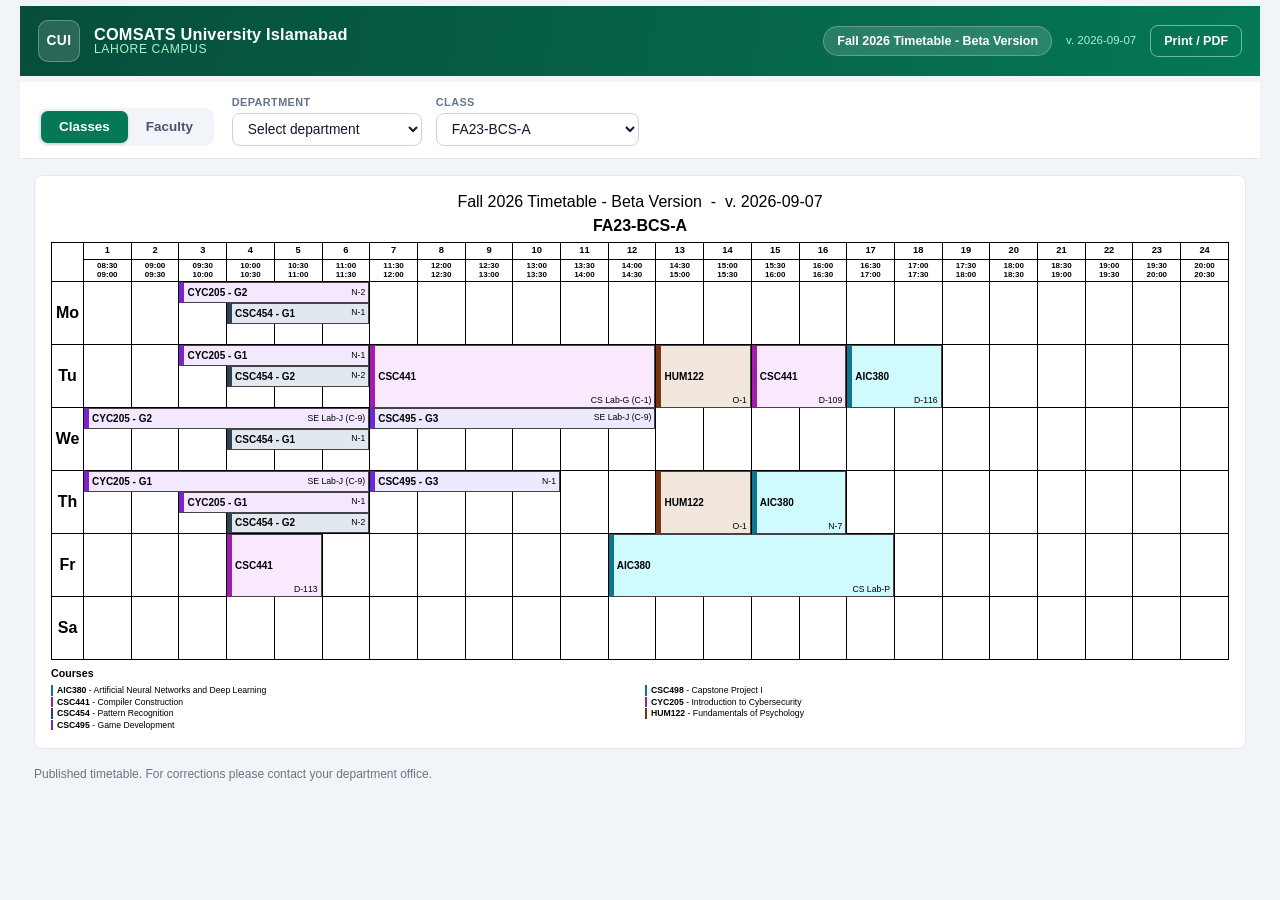
<file: scraper/fixtures/multilane_merged.html>
<!DOCTYPE html>
<html lang="en">
<head>
    <meta charset="utf-8" />
    <meta name="viewport" content="width=device-width, initial-scale=1" />
    <title>FA23-BCS-A &mdash; CUI Lahore Timetable</title>
    <link href="https://cdn.jsdelivr.net/npm/bootstrap@5.3.3/dist/css/bootstrap.min.css" rel="stylesheet" />
    <style>
    /* Landscape, because 24 half-hour periods across the page is the point of the sheet. */
    @page { size: A4 landscape; margin: 8mm; }

    body { font-family: Arial, Helvetica, sans-serif; color: #000; margin: 0; }

    /* One sheet per class. Every sheet but the last starts a new page. */
    .sheet { page-break-after: always; break-after: page; }
    .sheet:last-child { page-break-after: auto; break-after: auto; }

    /* Two centred lines: the timetable and the version it dates from, then the class. */
    .head       { text-align: center; margin-bottom: 4px; }
    .head .term { font-size: 12pt; }
    .head .cls  { font-size: 12pt; font-weight: bold; }

    table.grid { border-collapse: collapse; width: 100%; table-layout: fixed; }
    table.grid th, table.grid td { border: 1px solid #000; }

    /* The lanes inside a day are separated by position, exactly as on screen, so only the end of
       a day carries a rule. The day label keeps its own box. */
    table.grid tbody td { border-top: 0; border-bottom: 0; }
    table.grid tbody tr.dayend > td { border-bottom: 1px solid #000; }
    table.grid tbody td.daycol { border-top: 1px solid #000; border-bottom: 1px solid #000; }

    /* A daily break. Hatched rather than merely grey, so it cannot be mistaken for a free slot
       even on a photocopy. */
    .brk { background: repeating-linear-gradient(45deg, #e5e7eb, #e5e7eb 3px, #f8fafc 3px, #f8fafc 6px);
           -webkit-print-color-adjust: exact; print-color-adjust: exact; }
    .brklabel { font-size: 5.5pt; color: #374151; white-space: nowrap; padding-left: 1px; }

    .pnum   { font-size: 7pt; font-weight: bold; text-align: center; height: 12px; }
    .ptime  { font-size: 6pt; text-align: center; line-height: 1.1; height: 22px; }
    .daycol { width: 32px; font-size: 12pt; font-weight: bold; text-align: center; }
    /* The row carries the height, set per sheet so every class prints the same size day. The
       cell is the containing block for its lesson, so the block can be pinned to it. */
    .slot   { padding: 0; position: relative; }

    /* A block is one bordered box across the periods it runs, with a colour flash on the left so
       the eye can group a course down the week. The code is the thing that has to be readable at
       a glance, so it carries the larger type even in a one-line group block. */
    /* The block fills its cell by being pinned to it, not by asking for height:100% - a
       percentage height inside a table cell does not resolve, and with its contents positioned
       the block collapsed to a sliver. */
    .blk {
        position: absolute; inset: 0; box-sizing: border-box;
        border: 1px solid #444; border-left-width: 5px;
        line-height: 1.15; padding: 1px 3px; overflow: hidden;
        display: flex; align-items: center; justify-content: space-between; gap: 4px;
    }
    .blk .code { font-weight: bold; white-space: nowrap; font-size: 7.5pt; }
    .blk .room { white-space: nowrap; font-size: 6.5pt; }
    .blk .grp  { font-weight: bold; }

    /* A block spanning every lane is tall enough to place its parts rather than stack them: the
       code sits on the left at mid height, where the eye lands, and the room drops to the foot
       on the right, out of its way. */
    .blk.tall { display: block; }
    .blk.tall .code { position: absolute; left: 3px; top: 50%; transform: translateY(-50%); }
    .blk.tall .room { position: absolute; right: 3px; bottom: 1px; }

    /* The faculty and room sheets put all three parts in corners instead: code top left, room or
       teacher top right, classes along the foot. The class list is the one that overruns, so it
       is the one given the full width and an ellipsis - the printed page cannot be scrolled, and
       a name running under the block's edge is worse than one that stops with a mark saying so. */
    .blk.tall.subj .code { top: 1px; transform: none; }
    .blk.tall.subj .room { top: 1px; bottom: auto; }
    .blk.tall.subj .mid  {
        position: absolute; left: 3px; right: 3px; bottom: 1px;
        font-size: 6.5pt; white-space: nowrap; overflow: hidden; text-overflow: ellipsis;
    }

    /* The course list is a reference under the week, not a second table to study. Two columns
       rather than one long list, because the sheet has to stay on one page. */
    .courses { column-count: 2; column-gap: 10px; margin-top: 4px; }
    /* One course, one line: code, title, credits and teacher. */
    .course  { break-inside: avoid; page-break-inside: avoid; margin-bottom: 1px;
               padding-left: 4px; border-left: 2px solid #cbd5e1;
               font-size: 6.5pt; line-height: 1.2; }
    .course .ct { color: #333; }
    .course .cc { font-weight: bold; }

    /* Only a lesson that is NOT timetabled says how it meets - for the rest it would be the same
       word on every line, which is no information at all. */
    .mode { font-size: 5.5pt; border: 1px solid #666; border-radius: 6px;
            padding: 0 3px; margin-left: 2px; white-space: nowrap; }

    /* The group a course belongs to, where it has one - the same name that labels its lane. */
    .grpb { font-size: 5.5pt; font-weight: bold; border: 1px solid #4c1d95; color: #4c1d95;
            border-radius: 6px; padding: 0 3px; margin-left: 2px; white-space: nowrap; }

    .listhead { font-size: 8pt; font-weight: bold; margin-top: 5px; }

    @media print { .noprint { display: none !important; } }
    .noprint { margin: 6px 0; font-family: Arial; font-size: 9pt; }
</style>

    <style>
        body { background: #f1f5f9; }
        .wrap { max-width: 1240px; margin: 0 auto; padding: 0 0 40px; }

        /* MASTHEAD. One band, one identity: mark, name, term. The green is the university's, kept
           deep enough that white type sits on it comfortably at any size. */
        .masthead { background: linear-gradient(100deg, #064e3b 0%, #065f46 45%, #047857 100%);
                    color: #fff; padding: 14px 18px; }
        .mh-main { max-width: 1240px; margin: 0 auto; display: flex; align-items: center;
                   gap: 14px; flex-wrap: wrap; }
        .mh-mark { width: 42px; height: 42px; border-radius: 10px; flex: 0 0 auto;
                   background: rgba(255,255,255,.14); border: 1px solid rgba(255,255,255,.28);
                   display: flex; align-items: center; justify-content: center;
                   font-weight: 800; letter-spacing: .5px; font-size: .86rem; }
        .mh-name { line-height: 1.15; margin-right: auto; }
        .mh-uni { font-weight: 700; font-size: 1.02rem; letter-spacing: .2px; }
        .mh-campus { font-size: .76rem; color: #a7f3d0; letter-spacing: .6px; text-transform: uppercase; }
        .mh-term { background: rgba(255,255,255,.15); border: 1px solid rgba(255,255,255,.25);
                   border-radius: 999px; padding: 5px 13px; font-size: .78rem; font-weight: 600; }
        .mh-ver { font-size: .72rem; color: #a7f3d0; }
        .mh-print { background: transparent; color: #fff; border: 1px solid rgba(255,255,255,.45);
                    border-radius: 8px; padding: 6px 13px; font-size: .78rem; font-weight: 600;
                    cursor: pointer; transition: background .15s ease; }
        .mh-print:hover { background: rgba(255,255,255,.16); }

        /* CONTROLS. White, directly under the band, so the page reads as one object. */
        .controls { background: #fff; border-bottom: 1px solid #e2e8f0; padding: 12px 18px;
                    display: flex; align-items: flex-end; gap: 18px; flex-wrap: wrap;
                    max-width: 1240px; margin: 0 auto 16px; }

        /* A segmented control: two choices, one visibly chosen, no dropdown to open. */
        .seg { display: inline-flex; background: #f1f5f9; border-radius: 9px; padding: 3px; }
        .seg a { padding: 6px 18px; border-radius: 7px; font-size: .84rem; font-weight: 600;
                 color: #475569; text-decoration: none; transition: all .15s ease; }
        .seg a.on { background: #047857; color: #fff; box-shadow: 0 1px 3px rgba(0,0,0,.18); }
        .seg a:not(.on):hover { color: #0f172a; }

        .pickers { display: flex; gap: 14px; flex-wrap: wrap; align-items: flex-end; }
        .pickers label { display: flex; flex-direction: column; gap: 3px; }
        .pickers span { font-size: .68rem; font-weight: 700; letter-spacing: .4px;
                        text-transform: uppercase; color: #64748b; }
        .pickers select { border: 1px solid #cbd5e1; border-radius: 8px; padding: 7px 11px;
                          font-size: .86rem; min-width: 190px; background: #fff; color: #0f172a; }
        .pickers select:focus { outline: none; border-color: #047857;
                                box-shadow: 0 0 0 3px rgba(4,120,87,.15); }

        .sheetwrap { max-width: 1240px; margin: 0 auto; padding: 0 14px; }
        .sheet { background: #fff; padding: 14px 16px 18px; border: 1px solid #e2e8f0; border-radius: .5rem; }
        /* A grid this wide must never be squeezed to illegibility on a phone. */
        .scroller { overflow-x: auto; -webkit-overflow-scrolling: touch; }
        .scroller table.grid { min-width: 900px; }
        /* Anything still to be scheduled is said plainly rather than left as a gap in the grid. */
        .listhead .pendtot { font-weight: 700; color: #b45309; margin-left: 8px; font-size: .74rem; }
        .course .pend { background: #fef3c7; color: #92400e; border-radius: 3px;
                        padding: 0 4px; margin-left: 5px; font-size: .6rem; font-weight: 700; }
        @media print { .noprint { display: none !important; } body { background: #fff; }
                        .sheet { border: 0; padding: 0; } }
    </style>
</head>
<body>
<div class="wrap">

    <header class="masthead noprint">
        <div class="mh-main">
            <div class="mh-mark">CUI</div>
            <div class="mh-name">
                <div class="mh-uni">COMSATS University Islamabad</div>
                <div class="mh-campus">Lahore Campus</div>
            </div>
                <span class="mh-term">Fall 2026 Timetable - Beta Version</span>
                <span class="mh-ver">v. 2026-09-07</span>
                <button class="mh-print" onclick="window.print()" title="Print or save as PDF">
                    Print / PDF
                </button>
        </div>
    </header>

        <div class="controls noprint">
            <div class="seg">
                <a class="on" href="?Kind=class">Classes</a>
                <a class="" href="?Kind=teacher">Faculty</a>
            </div>

            <form method="get" class="pickers">
                <input type="hidden" name="Kind" value="class" />
                <label>
                    <span>Department</span>
                    <select name="Dept" onchange="this.form.Who.value='';this.form.submit()">
                        <option value="">Select department</option>
                            <option value="CE">CE</option>
                            <option value="ChE">ChE</option>
                            <option value="Chemistry">Chemistry</option>
                            <option value="CS">CS</option>
                            <option value="ECO">ECO</option>
                            <option value="EE">EE</option>
                            <option value="HUM">HUM</option>
                            <option value="HUM-Media">HUM-Media</option>
                            <option value="Math">Math</option>
                            <option value="MS">MS</option>
                            <option value="Pharmacy">Pharmacy</option>
                            <option value="PHY">PHY</option>
                            <option value="Stat">Stat</option>
                    </select>
                </label>
                <label>
                    <span>Class</span>
                    <select name="Who" onchange="this.form.submit()">
                        <option value="">Select class</option>
                            <option value="FA26-BCE-A">FA26-BCE-A</option>
                            <option value="FA26-BCE-B">FA26-BCE-B</option>
                            <option value="FA25-BCE-A">FA25-BCE-A</option>
                            <option value="FA25-BCE-B">FA25-BCE-B</option>
                            <option value="FA24-BCE-A">FA24-BCE-A</option>
                            <option value="FA24-BCE-B">FA24-BCE-B</option>
                            <option value="FA23-BCE-A">FA23-BCE-A</option>
                            <option value="FA23-BCE-B">FA23-BCE-B</option>
                            <option value="BCE Repeaters">BCE Repeaters</option>
                            <option value="FA26-CHE-A">FA26-CHE-A</option>
                            <option value="FA26-CHE-B">FA26-CHE-B</option>
                            <option value="FA25-CHE-A">FA25-CHE-A</option>
                            <option value="FA25-CHE-B">FA25-CHE-B</option>
                            <option value="FA24-CHE-A">FA24-CHE-A</option>
                            <option value="FA24-CHE-B">FA24-CHE-B</option>
                            <option value="FA23-CHE-A">FA23-CHE-A</option>
                            <option value="FA23-CHE-B">FA23-CHE-B</option>
                            <option value="ChE Repeaters">ChE Repeaters</option>
                            <option value="FA25-BCH-A">FA25-BCH-A</option>
                            <option value="FA24-BCH-A">FA24-BCH-A</option>
                            <option value="SP24-BCH-A">SP24-BCH-A</option>
                            <option value="SP26-BAI-A">SP26-BAI-A</option>
                            <option value="SP25-BAI-A">SP25-BAI-A</option>
                            <option value="SP24-BAI-A">SP24-BAI-A</option>
                            <option value="SP23-BAI-A">SP23-BAI-A</option>
                            <option value="FA26-BCS-A">FA26-BCS-A</option>
                            <option value="FA26-BCS-B">FA26-BCS-B</option>
                            <option value="SP26-BCS-A">SP26-BCS-A</option>
                            <option value="FA25-BCS-A">FA25-BCS-A</option>
                            <option value="FA25-BCS-B">FA25-BCS-B</option>
                            <option value="FA25-BCS-C">FA25-BCS-C</option>
                            <option value="SP25-BCS-A">SP25-BCS-A</option>
                            <option value="SP25-BCS-B">SP25-BCS-B</option>
                            <option value="SP25-BCS-C">SP25-BCS-C</option>
                            <option value="FA24-BCS-A">FA24-BCS-A</option>
                            <option value="FA24-BCS-B">FA24-BCS-B</option>
                            <option value="FA24-BCS-C">FA24-BCS-C</option>
                            <option value="SP24-BCS-A">SP24-BCS-A</option>
                            <option value="SP24-BCS-B">SP24-BCS-B</option>
                            <option value="SP24-BCS-C">SP24-BCS-C</option>
                            <option value="FA23-BCS-A" selected="selected">FA23-BCS-A</option>
                            <option value="FA23-BCS-B">FA23-BCS-B</option>
                            <option value="FA23-BCS-C">FA23-BCS-C</option>
                            <option value="SP23-BCS-A">SP23-BCS-A</option>
                            <option value="SP23-BCS-B">SP23-BCS-B</option>
                            <option value="SP23-BCS-C">SP23-BCS-C</option>
                            <option value="FA26-BSE-A">FA26-BSE-A</option>
                            <option value="FA26-BSE-B">FA26-BSE-B</option>
                            <option value="FA26-BSE-C">FA26-BSE-C</option>
                            <option value="FA26-BSE-D">FA26-BSE-D</option>
                            <option value="SP26-BSE-A">SP26-BSE-A</option>
                            <option value="SP26-BSE-B">SP26-BSE-B</option>
                            <option value="FA25-BSE-A">FA25-BSE-A</option>
                            <option value="FA25-BSE-B">FA25-BSE-B</option>
                            <option value="FA25-BSE-C">FA25-BSE-C</option>
                            <option value="SP25-BSE-A">SP25-BSE-A</option>
                            <option value="SP25-BSE-B">SP25-BSE-B</option>
                            <option value="SP25-BSE-C">SP25-BSE-C</option>
                            <option value="FA24-BSE-A">FA24-BSE-A</option>
                            <option value="FA24-BSE-B">FA24-BSE-B</option>
                            <option value="FA24-BSE-C">FA24-BSE-C</option>
                            <option value="SP24-BSE-A">SP24-BSE-A</option>
                            <option value="SP24-BSE-B">SP24-BSE-B</option>
                            <option value="SP24-BSE-C">SP24-BSE-C</option>
                            <option value="FA23-BSE-A">FA23-BSE-A</option>
                            <option value="FA23-BSE-B">FA23-BSE-B</option>
                            <option value="FA23-BSE-C">FA23-BSE-C</option>
                            <option value="FA23-BSE-D">FA23-BSE-D</option>
                            <option value="SP23-BSE-A">SP23-BSE-A</option>
                            <option value="SP23-BSE-B">SP23-BSE-B</option>
                            <option value="SP23-BSE-C">SP23-BSE-C</option>
                            <option value="FA26-BEDS-A">FA26-BEDS-A</option>
                            <option value="FA26-BEDS-B">FA26-BEDS-B</option>
                            <option value="SP26-BEDS-A">SP26-BEDS-A</option>
                            <option value="FA25-BEDS-A">FA25-BEDS-A</option>
                            <option value="FA25-BEDS-B">FA25-BEDS-B</option>
                            <option value="SP25-BEDS-A">SP25-BEDS-A</option>
                            <option value="FA24-BEDS-A">FA24-BEDS-A</option>
                            <option value="FA24-BEDS-B">FA24-BEDS-B</option>
                            <option value="FA26-BEE-A">FA26-BEE-A</option>
                            <option value="FA26-BEE-B">FA26-BEE-B</option>
                            <option value="FA26-BEE-C">FA26-BEE-C</option>
                            <option value="FA25-BEE-A">FA25-BEE-A</option>
                            <option value="FA25-BEE-B">FA25-BEE-B</option>
                            <option value="FA25-BEE-C">FA25-BEE-C</option>
                            <option value="FA24-BEE-C">FA24-BEE-C</option>
                            <option value="FA24-BEE-P">FA24-BEE-P</option>
                            <option value="FA24-BEE-R">FA24-BEE-R</option>
                            <option value="FA23-BSEE-C">FA23-BSEE-C</option>
                            <option value="FA23-BSEE-P">FA23-BSEE-P</option>
                            <option value="FA23-BSEE-R">FA23-BSEE-R</option>
                            <option value="EE Repeaters">EE Repeaters</option>
                            <option value="FA26-BEN-A">FA26-BEN-A</option>
                            <option value="SP26-BEN-A">SP26-BEN-A</option>
                            <option value="FA25-BEN-A">FA25-BEN-A</option>
                            <option value="FA24-BEN-A">FA24-BEN-A</option>
                            <option value="FA23-BEN-A">FA23-BEN-A</option>
                            <option value="SP23-BEN-A">SP23-BEN-A</option>
                            <option value="FA26-BPY-A">FA26-BPY-A</option>
                            <option value="SP26-BPY-A">SP26-BPY-A</option>
                            <option value="FA25-BPY-A">FA25-BPY-A</option>
                            <option value="FA25-BPY-B">FA25-BPY-B</option>
                            <option value="SP25-BPY-A">SP25-BPY-A</option>
                            <option value="FA24-BPY-A">FA24-BPY-A</option>
                            <option value="FA24-BPY-B">FA24-BPY-B</option>
                            <option value="SP24-BPY-A">SP24-BPY-A</option>
                            <option value="FA23-BPY-A">FA23-BPY-A</option>
                            <option value="SP23-BPY-A">SP23-BPY-A</option>
                            <option value="FA26-BMC-A">FA26-BMC-A</option>
                            <option value="SP26-BMC-A">SP26-BMC-A</option>
                            <option value="FA25-BMC-A">FA25-BMC-A</option>
                            <option value="SP25-BMC-A">SP25-BMC-A</option>
                            <option value="FA24-BMC-A">FA24-BMC-A</option>
                            <option value="SP24-BMC-A">SP24-BMC-A</option>
                            <option value="FA23-BMC-A">FA23-BMC-A</option>
                            <option value="Sp23-BMC-A">Sp23-BMC-A</option>
                            <option value="FA26-BMD-A">FA26-BMD-A</option>
                            <option value="FA26-BMD-B">FA26-BMD-B</option>
                            <option value="FA26-BMD-C">FA26-BMD-C</option>
                            <option value="FA26-BMD-D">FA26-BMD-D</option>
                            <option value="FA26-BMD-E">FA26-BMD-E</option>
                            <option value="SP26-BMD-A">SP26-BMD-A</option>
                            <option value="SP26-BMD-B">SP26-BMD-B</option>
                            <option value="FA25-BMD-A">FA25-BMD-A</option>
                            <option value="FA25-BMD-B">FA25-BMD-B</option>
                            <option value="FA25-BMD-C">FA25-BMD-C</option>
                            <option value="FA25-BMD-D">FA25-BMD-D</option>
                            <option value="SP25-BMD-A">SP25-BMD-A</option>
                            <option value="FA24-BSM-A">FA24-BSM-A</option>
                            <option value="SP24-BSM-A">SP24-BSM-A</option>
                            <option value="FA23-BSM-A">FA23-BSM-A</option>
                            <option value="SP23-BSM-A">SP23-BSM-A</option>
                            <option value="FA26-BAF-A">FA26-BAF-A</option>
                            <option value="FA26-BAF-B">FA26-BAF-B</option>
                            <option value="FA26-BAF-C">FA26-BAF-C</option>
                            <option value="SP26-BAF-A">SP26-BAF-A</option>
                            <option value="SP26-BAF-B">SP26-BAF-B</option>
                            <option value="FA25-BAF-A">FA25-BAF-A</option>
                            <option value="FA25-BAF-B">FA25-BAF-B</option>
                            <option value="FA25-BAF-C">FA25-BAF-C</option>
                            <option value="SP25-BAF-A">SP25-BAF-A</option>
                            <option value="FA24-BAF-A">FA24-BAF-A</option>
                            <option value="FA24-BAF-B">FA24-BAF-B</option>
                            <option value="FA24-BAF-C">FA24-BAF-C</option>
                            <option value="SP24-BAF-A">SP24-BAF-A</option>
                            <option value="FA23-BAF-A">FA23-BAF-A</option>
                            <option value="FA23-BAF-B">FA23-BAF-B</option>
                            <option value="SP23-BAF-A">SP23-BAF-A</option>
                            <option value="FA26-BBA-A">FA26-BBA-A</option>
                            <option value="FA26-BBA-B">FA26-BBA-B</option>
                            <option value="FA26-BBA-C">FA26-BBA-C</option>
                            <option value="FA26-BBA-D">FA26-BBA-D</option>
                            <option value="SP26-BBA-A">SP26-BBA-A</option>
                            <option value="SP26-BBA-B">SP26-BBA-B</option>
                            <option value="FA25-BBA-A">FA25-BBA-A</option>
                            <option value="FA25-BBA-B">FA25-BBA-B</option>
                            <option value="FA25-BBA-C">FA25-BBA-C</option>
                            <option value="FA25-BBA-D">FA25-BBA-D</option>
                            <option value="SP25-BBA-A">SP25-BBA-A</option>
                            <option value="FA24-BBA-A">FA24-BBA-A</option>
                            <option value="FA24-BBA-B">FA24-BBA-B</option>
                            <option value="SP24-BBA-A">SP24-BBA-A</option>
                            <option value="SP24-BBA-B">SP24-BBA-B</option>
                            <option value="FA23-BBA-A">FA23-BBA-A</option>
                            <option value="FA23-BBA-B">FA23-BBA-B</option>
                            <option value="FA23-BBA-C">FA23-BBA-C</option>
                            <option value="SP23-BBA-A">SP23-BBA-A</option>
                            <option value="SP23-BBA-B">SP23-BBA-B</option>
                            <option value="FA26-BBD-A">FA26-BBD-A</option>
                            <option value="FA26-BBD-B">FA26-BBD-B</option>
                            <option value="SP26-BBD-A">SP26-BBD-A</option>
                            <option value="FA25-BBD-A">FA25-BBD-A</option>
                            <option value="FA25-BBD-B">FA25-BBD-B</option>
                            <option value="FA25-BBD-C">FA25-BBD-C</option>
                            <option value="SP25-BBD-A">SP25-BBD-A</option>
                            <option value="SP25-BBD-B">SP25-BBD-B</option>
                            <option value="FA24-BBD-A">FA24-BBD-A</option>
                            <option value="FA24-BBD-B">FA24-BBD-B</option>
                            <option value="FA26-PHM-A">FA26-PHM-A</option>
                            <option value="FA26-PHM-B">FA26-PHM-B</option>
                            <option value="FA25-PHM-A">FA25-PHM-A</option>
                            <option value="FA25-PHM-B">FA25-PHM-B</option>
                            <option value="FA24-PHM-A">FA24-PHM-A</option>
                            <option value="FA24-PHM-B">FA24-PHM-B</option>
                            <option value="FA23-PHM-A">FA23-PHM-A</option>
                            <option value="FA23-PHM-B">FA23-PHM-B</option>
                            <option value="FA22-PHM-A">FA22-PHM-A</option>
                            <option value="SP24-BPH-A">SP24-BPH-A</option>
                            <option value="FA23-BPH-A">FA23-BPH-A</option>
                            <option value="SP23-BPH-A">SP23-BPH-A</option>
                            <option value="FA26-ELC-A">FA26-ELC-A</option>
                            <option value="FA26-ELC-B">FA26-ELC-B</option>
                            <option value="FA26-ELC-C">FA26-ELC-C</option>
                            <option value="FA26-ELC-D">FA26-ELC-D</option>
                            <option value="SP26-ELC-A">SP26-ELC-A</option>
                            <option value="SP26-ELC-B">SP26-ELC-B</option>
                            <option value="FA25-ELC-A">FA25-ELC-A</option>
                            <option value="FA25-ELC-B">FA25-ELC-B</option>
                            <option value="FA25-ELC-C">FA25-ELC-C</option>
                            <option value="SP25-ELC-A">SP25-ELC-A</option>
                            <option value="SP25-ELC-B">SP25-ELC-B</option>
                            <option value="FA24-ELC-A">FA24-ELC-A</option>
                            <option value="FA24-ELC-B">FA24-ELC-B</option>
                            <option value="FA24-ELC-C">FA24-ELC-C</option>
                            <option value="FA26-BST-A">FA26-BST-A</option>
                            <option value="FA26-BST-B">FA26-BST-B</option>
                            <option value="FA26-BST-C">FA26-BST-C</option>
                            <option value="SP26-BST-A">SP26-BST-A</option>
                            <option value="FA25-BST-A">FA25-BST-A</option>
                            <option value="FA24-BST-A">FA24-BST-A</option>
                            <option value="FA24-BST-B">FA24-BST-B</option>
                            <option value="SP24-BST-A">SP24-BST-A</option>
                            <option value="SP25-BST-A">SP25-BST-A</option>
                            <option value="FA23-BST-A">FA23-BST-A</option>
                            <option value="FA23-BST-B">FA23-BST-B</option>
                            <option value="FA26-PPC-A">FA26-PPC-A</option>
                            <option value="SP26-PPC-A">SP26-PPC-A</option>
                            <option value="FA26-R06-A">FA26-R06-A</option>
                            <option value="SP26-R06-A">SP26-R06-A</option>
                            <option value="FA25-RAE-A">FA25-RAE-A</option>
                            <option value="FA26-RAE-A">FA26-RAE-A</option>
                            <option value="FA26-RCE-A">FA26-RCE-A</option>
                            <option value="SP26-RAE-A">SP26-RAE-A</option>
                            <option value="PCH">PCH</option>
                            <option value="RCH">RCH</option>
                            <option value="RNE">RNE</option>
                            <option value="RPE">RPE</option>
                            <option value="RCS/PCS">RCS/PCS</option>
                            <option value="MS-ESE">MS-ESE</option>
                            <option value="MS-Phd-EE">MS-Phd-EE</option>
                            <option value="FA26-MEL-A">FA26-MEL-A</option>
                            <option value="SP26-MEL-A">SP26-MEL-A</option>
                            <option value="FA26-RCP-A">FA26-RCP-A</option>
                            <option value="SP26-RCP-A">SP26-RCP-A</option>
                            <option value="FA25-RCP-A">FA25-RCP-A</option>
                            <option value="SP25-RCP-A">SP25-RCP-A</option>
                            <option value="PMT">PMT</option>
                            <option value="FA26-RMT-Weekend">FA26-RMT-Weekend</option>
                            <option value="SP26-RMT-Weekend">SP26-RMT-Weekend</option>
                            <option value="FA26-MBA-A">FA26-MBA-A</option>
                            <option value="SP26-MBA-A">SP26-MBA-A</option>
                            <option value="FA25-MBA-A">FA25-MBA-A</option>
                            <option value="SP25-MBA-A">SP25-MBA-A</option>
                            <option value="FA26-PMS-A">FA26-PMS-A</option>
                            <option value="SP26-PMS-A">SP26-PMS-A</option>
                            <option value="FA26-RBA-A">FA26-RBA-A</option>
                            <option value="SP26-RBA-A">SP26-RBA-A</option>
                            <option value="FA25-RBA-A">FA25-RBA-A</option>
                            <option value="FA26-RPM-A">FA26-RPM-A</option>
                            <option value="SP26-RPM-A">SP26-RPM-A</option>
                            <option value="FA25-RPM-A">FA25-RPM-A</option>
                            <option value="FA25-PPH-A">FA25-PPH-A</option>
                            <option value="FA26-PPH-A">FA26-PPH-A</option>
                            <option value="FA26-RPH-Weekend">FA26-RPH-Weekend</option>
                            <option value="SP26-PPH-A">SP26-PPH-A</option>
                            <option value="SP26-RPH-Weekend">SP26-RPH-Weekend</option>
                            <option value="RPH-Weekend Repeaters">RPH-Weekend Repeaters</option>
                            <option value="FA26-PST-A">FA26-PST-A</option>
                            <option value="FA26-RST-A">FA26-RST-A</option>
                            <option value="SP26-RST-A">SP26-RST-A</option>
                    </select>
                </label>
            </form>
        </div>

        <div class="sheetwrap">
        <div class="sheet">
            <div class="head">
                <div class="term">Fall 2026 Timetable - Beta Version &nbsp;-&nbsp; v. 2026-09-07</div>
                <div class="cls">FA23-BCS-A</div>
            </div>

            <div class="scroller">
                <table class="grid">
                    <thead>
                        <tr>
                            <th class="daycol" rowspan="2"></th>
                                <th class="pnum">1</th>
                                <th class="pnum">2</th>
                                <th class="pnum">3</th>
                                <th class="pnum">4</th>
                                <th class="pnum">5</th>
                                <th class="pnum">6</th>
                                <th class="pnum">7</th>
                                <th class="pnum">8</th>
                                <th class="pnum">9</th>
                                <th class="pnum">10</th>
                                <th class="pnum">11</th>
                                <th class="pnum">12</th>
                                <th class="pnum">13</th>
                                <th class="pnum">14</th>
                                <th class="pnum">15</th>
                                <th class="pnum">16</th>
                                <th class="pnum">17</th>
                                <th class="pnum">18</th>
                                <th class="pnum">19</th>
                                <th class="pnum">20</th>
                                <th class="pnum">21</th>
                                <th class="pnum">22</th>
                                <th class="pnum">23</th>
                                <th class="pnum">24</th>
                        </tr>
                        <tr>
                                <th class="ptime">
                                    <div>08:30</div>
                                    <div>09:00</div>
                                </th>
                                <th class="ptime">
                                    <div>09:00</div>
                                    <div>09:30</div>
                                </th>
                                <th class="ptime">
                                    <div>09:30</div>
                                    <div>10:00</div>
                                </th>
                                <th class="ptime">
                                    <div>10:00</div>
                                    <div>10:30</div>
                                </th>
                                <th class="ptime">
                                    <div>10:30</div>
                                    <div>11:00</div>
                                </th>
                                <th class="ptime">
                                    <div>11:00</div>
                                    <div>11:30</div>
                                </th>
                                <th class="ptime">
                                    <div>11:30</div>
                                    <div>12:00</div>
                                </th>
                                <th class="ptime">
                                    <div>12:00</div>
                                    <div>12:30</div>
                                </th>
                                <th class="ptime">
                                    <div>12:30</div>
                                    <div>13:00</div>
                                </th>
                                <th class="ptime">
                                    <div>13:00</div>
                                    <div>13:30</div>
                                </th>
                                <th class="ptime">
                                    <div>13:30</div>
                                    <div>14:00</div>
                                </th>
                                <th class="ptime">
                                    <div>14:00</div>
                                    <div>14:30</div>
                                </th>
                                <th class="ptime">
                                    <div>14:30</div>
                                    <div>15:00</div>
                                </th>
                                <th class="ptime">
                                    <div>15:00</div>
                                    <div>15:30</div>
                                </th>
                                <th class="ptime">
                                    <div>15:30</div>
                                    <div>16:00</div>
                                </th>
                                <th class="ptime">
                                    <div>16:00</div>
                                    <div>16:30</div>
                                </th>
                                <th class="ptime">
                                    <div>16:30</div>
                                    <div>17:00</div>
                                </th>
                                <th class="ptime">
                                    <div>17:00</div>
                                    <div>17:30</div>
                                </th>
                                <th class="ptime">
                                    <div>17:30</div>
                                    <div>18:00</div>
                                </th>
                                <th class="ptime">
                                    <div>18:00</div>
                                    <div>18:30</div>
                                </th>
                                <th class="ptime">
                                    <div>18:30</div>
                                    <div>19:00</div>
                                </th>
                                <th class="ptime">
                                    <div>19:00</div>
                                    <div>19:30</div>
                                </th>
                                <th class="ptime">
                                    <div>19:30</div>
                                    <div>20:00</div>
                                </th>
                                <th class="ptime">
                                    <div>20:00</div>
                                    <div>20:30</div>
                                </th>
                        </tr>
                    </thead>
                    <tbody>
                                <tr class="" style="height:21px">
                                        <td class="daycol" rowspan="3">Mo</td>
                                            <td class="slot"></td>
                                            <td class="slot"></td>
                                            <td class="slot" colspan="4" rowspan="1">
                                                <div class="blk "
                                                     style="border-left-color:#7e22ce; background:#f3e8ff">
                                                    <span class="code">
                                                        CYC205
                                                            <span class="grp">- G2</span>
                                                    </span>
                                                    <span class="room">N-2</span>
                                                </div>
                                            </td>
                                            <td class="slot"></td>
                                            <td class="slot"></td>
                                            <td class="slot"></td>
                                            <td class="slot"></td>
                                            <td class="slot"></td>
                                            <td class="slot"></td>
                                            <td class="slot"></td>
                                            <td class="slot"></td>
                                            <td class="slot"></td>
                                            <td class="slot"></td>
                                            <td class="slot"></td>
                                            <td class="slot"></td>
                                            <td class="slot"></td>
                                            <td class="slot"></td>
                                            <td class="slot"></td>
                                            <td class="slot"></td>
                                            <td class="slot"></td>
                                            <td class="slot"></td>
                                </tr>
                                <tr class="" style="height:21px">
                                            <td class="slot"></td>
                                            <td class="slot"></td>
                                            <td class="slot"></td>
                                            <td class="slot" colspan="3" rowspan="1">
                                                <div class="blk "
                                                     style="border-left-color:#334155; background:#e2e8f0">
                                                    <span class="code">
                                                        CSC454
                                                            <span class="grp">- G1</span>
                                                    </span>
                                                    <span class="room">N-1</span>
                                                </div>
                                            </td>
                                            <td class="slot"></td>
                                            <td class="slot"></td>
                                            <td class="slot"></td>
                                            <td class="slot"></td>
                                            <td class="slot"></td>
                                            <td class="slot"></td>
                                            <td class="slot"></td>
                                            <td class="slot"></td>
                                            <td class="slot"></td>
                                            <td class="slot"></td>
                                            <td class="slot"></td>
                                            <td class="slot"></td>
                                            <td class="slot"></td>
                                            <td class="slot"></td>
                                            <td class="slot"></td>
                                            <td class="slot"></td>
                                            <td class="slot"></td>
                                            <td class="slot"></td>
                                </tr>
                                <tr class="dayend" style="height:21px">
                                            <td class="slot"></td>
                                            <td class="slot"></td>
                                            <td class="slot"></td>
                                            <td class="slot"></td>
                                            <td class="slot"></td>
                                            <td class="slot"></td>
                                            <td class="slot"></td>
                                            <td class="slot"></td>
                                            <td class="slot"></td>
                                            <td class="slot"></td>
                                            <td class="slot"></td>
                                            <td class="slot"></td>
                                            <td class="slot"></td>
                                            <td class="slot"></td>
                                            <td class="slot"></td>
                                            <td class="slot"></td>
                                            <td class="slot"></td>
                                            <td class="slot"></td>
                                            <td class="slot"></td>
                                            <td class="slot"></td>
                                            <td class="slot"></td>
                                            <td class="slot"></td>
                                            <td class="slot"></td>
                                            <td class="slot"></td>
                                </tr>
                                <tr class="" style="height:21px">
                                        <td class="daycol" rowspan="3">Tu</td>
                                            <td class="slot"></td>
                                            <td class="slot"></td>
                                            <td class="slot" colspan="4" rowspan="1">
                                                <div class="blk "
                                                     style="border-left-color:#7e22ce; background:#f3e8ff">
                                                    <span class="code">
                                                        CYC205
                                                            <span class="grp">- G1</span>
                                                    </span>
                                                    <span class="room">N-1</span>
                                                </div>
                                            </td>
                                            <td class="slot" colspan="6" rowspan="3">
                                                <div class="blk tall"
                                                     style="border-left-color:#a21caf; background:#fae8ff">
                                                    <span class="code">
                                                        CSC441
                                                    </span>
                                                    <span class="room">CS Lab-G (C-1)</span>
                                                </div>
                                            </td>
                                            <td class="slot" colspan="2" rowspan="3">
                                                <div class="blk tall"
                                                     style="border-left-color:#78350f; background:#f1e7dc">
                                                    <span class="code">
                                                        HUM122
                                                    </span>
                                                    <span class="room">O-1</span>
                                                </div>
                                            </td>
                                            <td class="slot" colspan="2" rowspan="3">
                                                <div class="blk tall"
                                                     style="border-left-color:#a21caf; background:#fae8ff">
                                                    <span class="code">
                                                        CSC441
                                                    </span>
                                                    <span class="room">D-109</span>
                                                </div>
                                            </td>
                                            <td class="slot" colspan="2" rowspan="3">
                                                <div class="blk tall"
                                                     style="border-left-color:#0e7490; background:#cffafe">
                                                    <span class="code">
                                                        AIC380
                                                    </span>
                                                    <span class="room">D-116</span>
                                                </div>
                                            </td>
                                            <td class="slot"></td>
                                            <td class="slot"></td>
                                            <td class="slot"></td>
                                            <td class="slot"></td>
                                            <td class="slot"></td>
                                            <td class="slot"></td>
                                </tr>
                                <tr class="" style="height:21px">
                                            <td class="slot"></td>
                                            <td class="slot"></td>
                                            <td class="slot"></td>
                                            <td class="slot" colspan="3" rowspan="1">
                                                <div class="blk "
                                                     style="border-left-color:#334155; background:#e2e8f0">
                                                    <span class="code">
                                                        CSC454
                                                            <span class="grp">- G2</span>
                                                    </span>
                                                    <span class="room">N-2</span>
                                                </div>
                                            </td>
                                            <td class="slot"></td>
                                            <td class="slot"></td>
                                            <td class="slot"></td>
                                            <td class="slot"></td>
                                            <td class="slot"></td>
                                            <td class="slot"></td>
                                </tr>
                                <tr class="dayend" style="height:21px">
                                            <td class="slot"></td>
                                            <td class="slot"></td>
                                            <td class="slot"></td>
                                            <td class="slot"></td>
                                            <td class="slot"></td>
                                            <td class="slot"></td>
                                            <td class="slot"></td>
                                            <td class="slot"></td>
                                            <td class="slot"></td>
                                            <td class="slot"></td>
                                            <td class="slot"></td>
                                            <td class="slot"></td>
                                </tr>
                                <tr class="" style="height:21px">
                                        <td class="daycol" rowspan="3">We</td>
                                            <td class="slot" colspan="6" rowspan="1">
                                                <div class="blk "
                                                     style="border-left-color:#7e22ce; background:#f3e8ff">
                                                    <span class="code">
                                                        CYC205
                                                            <span class="grp">- G2</span>
                                                    </span>
                                                    <span class="room">SE Lab-J (C-9)</span>
                                                </div>
                                            </td>
                                            <td class="slot" colspan="6" rowspan="1">
                                                <div class="blk "
                                                     style="border-left-color:#6d28d9; background:#ede9fe">
                                                    <span class="code">
                                                        CSC495
                                                            <span class="grp">- G3</span>
                                                    </span>
                                                    <span class="room">SE Lab-J (C-9)</span>
                                                </div>
                                            </td>
                                            <td class="slot"></td>
                                            <td class="slot"></td>
                                            <td class="slot"></td>
                                            <td class="slot"></td>
                                            <td class="slot"></td>
                                            <td class="slot"></td>
                                            <td class="slot"></td>
                                            <td class="slot"></td>
                                            <td class="slot"></td>
                                            <td class="slot"></td>
                                            <td class="slot"></td>
                                            <td class="slot"></td>
                                </tr>
                                <tr class="" style="height:21px">
                                            <td class="slot"></td>
                                            <td class="slot"></td>
                                            <td class="slot"></td>
                                            <td class="slot" colspan="3" rowspan="1">
                                                <div class="blk "
                                                     style="border-left-color:#334155; background:#e2e8f0">
                                                    <span class="code">
                                                        CSC454
                                                            <span class="grp">- G1</span>
                                                    </span>
                                                    <span class="room">N-1</span>
                                                </div>
                                            </td>
                                            <td class="slot"></td>
                                            <td class="slot"></td>
                                            <td class="slot"></td>
                                            <td class="slot"></td>
                                            <td class="slot"></td>
                                            <td class="slot"></td>
                                            <td class="slot"></td>
                                            <td class="slot"></td>
                                            <td class="slot"></td>
                                            <td class="slot"></td>
                                            <td class="slot"></td>
                                            <td class="slot"></td>
                                            <td class="slot"></td>
                                            <td class="slot"></td>
                                            <td class="slot"></td>
                                            <td class="slot"></td>
                                            <td class="slot"></td>
                                            <td class="slot"></td>
                                </tr>
                                <tr class="dayend" style="height:21px">
                                            <td class="slot"></td>
                                            <td class="slot"></td>
                                            <td class="slot"></td>
                                            <td class="slot"></td>
                                            <td class="slot"></td>
                                            <td class="slot"></td>
                                            <td class="slot"></td>
                                            <td class="slot"></td>
                                            <td class="slot"></td>
                                            <td class="slot"></td>
                                            <td class="slot"></td>
                                            <td class="slot"></td>
                                            <td class="slot"></td>
                                            <td class="slot"></td>
                                            <td class="slot"></td>
                                            <td class="slot"></td>
                                            <td class="slot"></td>
                                            <td class="slot"></td>
                                            <td class="slot"></td>
                                            <td class="slot"></td>
                                            <td class="slot"></td>
                                            <td class="slot"></td>
                                            <td class="slot"></td>
                                            <td class="slot"></td>
                                </tr>
                                <tr class="" style="height:21px">
                                        <td class="daycol" rowspan="3">Th</td>
                                            <td class="slot" colspan="6" rowspan="1">
                                                <div class="blk "
                                                     style="border-left-color:#7e22ce; background:#f3e8ff">
                                                    <span class="code">
                                                        CYC205
                                                            <span class="grp">- G1</span>
                                                    </span>
                                                    <span class="room">SE Lab-J (C-9)</span>
                                                </div>
                                            </td>
                                            <td class="slot" colspan="4" rowspan="1">
                                                <div class="blk "
                                                     style="border-left-color:#6d28d9; background:#ede9fe">
                                                    <span class="code">
                                                        CSC495
                                                            <span class="grp">- G3</span>
                                                    </span>
                                                    <span class="room">N-1</span>
                                                </div>
                                            </td>
                                            <td class="slot"></td>
                                            <td class="slot"></td>
                                            <td class="slot" colspan="2" rowspan="3">
                                                <div class="blk tall"
                                                     style="border-left-color:#78350f; background:#f1e7dc">
                                                    <span class="code">
                                                        HUM122
                                                    </span>
                                                    <span class="room">O-1</span>
                                                </div>
                                            </td>
                                            <td class="slot" colspan="2" rowspan="3">
                                                <div class="blk tall"
                                                     style="border-left-color:#0e7490; background:#cffafe">
                                                    <span class="code">
                                                        AIC380
                                                    </span>
                                                    <span class="room">N-7</span>
                                                </div>
                                            </td>
                                            <td class="slot"></td>
                                            <td class="slot"></td>
                                            <td class="slot"></td>
                                            <td class="slot"></td>
                                            <td class="slot"></td>
                                            <td class="slot"></td>
                                            <td class="slot"></td>
                                            <td class="slot"></td>
                                </tr>
                                <tr class="" style="height:21px">
                                            <td class="slot"></td>
                                            <td class="slot"></td>
                                            <td class="slot" colspan="4" rowspan="1">
                                                <div class="blk "
                                                     style="border-left-color:#7e22ce; background:#f3e8ff">
                                                    <span class="code">
                                                        CYC205
                                                            <span class="grp">- G1</span>
                                                    </span>
                                                    <span class="room">N-1</span>
                                                </div>
                                            </td>
                                            <td class="slot"></td>
                                            <td class="slot"></td>
                                            <td class="slot"></td>
                                            <td class="slot"></td>
                                            <td class="slot"></td>
                                            <td class="slot"></td>
                                            <td class="slot"></td>
                                            <td class="slot"></td>
                                            <td class="slot"></td>
                                            <td class="slot"></td>
                                            <td class="slot"></td>
                                            <td class="slot"></td>
                                            <td class="slot"></td>
                                            <td class="slot"></td>
                                </tr>
                                <tr class="dayend" style="height:21px">
                                            <td class="slot"></td>
                                            <td class="slot"></td>
                                            <td class="slot"></td>
                                            <td class="slot" colspan="3" rowspan="1">
                                                <div class="blk "
                                                     style="border-left-color:#334155; background:#e2e8f0">
                                                    <span class="code">
                                                        CSC454
                                                            <span class="grp">- G2</span>
                                                    </span>
                                                    <span class="room">N-2</span>
                                                </div>
                                            </td>
                                            <td class="slot"></td>
                                            <td class="slot"></td>
                                            <td class="slot"></td>
                                            <td class="slot"></td>
                                            <td class="slot"></td>
                                            <td class="slot"></td>
                                            <td class="slot"></td>
                                            <td class="slot"></td>
                                            <td class="slot"></td>
                                            <td class="slot"></td>
                                            <td class="slot"></td>
                                            <td class="slot"></td>
                                            <td class="slot"></td>
                                            <td class="slot"></td>
                                </tr>
                                <tr class="" style="height:21px">
                                        <td class="daycol" rowspan="3">Fr</td>
                                            <td class="slot"></td>
                                            <td class="slot"></td>
                                            <td class="slot"></td>
                                            <td class="slot" colspan="2" rowspan="3">
                                                <div class="blk tall"
                                                     style="border-left-color:#a21caf; background:#fae8ff">
                                                    <span class="code">
                                                        CSC441
                                                    </span>
                                                    <span class="room">D-113</span>
                                                </div>
                                            </td>
                                            <td class="slot"></td>
                                            <td class="slot"></td>
                                            <td class="slot"></td>
                                            <td class="slot"></td>
                                            <td class="slot"></td>
                                            <td class="slot"></td>
                                            <td class="slot" colspan="6" rowspan="3">
                                                <div class="blk tall"
                                                     style="border-left-color:#0e7490; background:#cffafe">
                                                    <span class="code">
                                                        AIC380
                                                    </span>
                                                    <span class="room">CS Lab-P</span>
                                                </div>
                                            </td>
                                            <td class="slot"></td>
                                            <td class="slot"></td>
                                            <td class="slot"></td>
                                            <td class="slot"></td>
                                            <td class="slot"></td>
                                            <td class="slot"></td>
                                            <td class="slot"></td>
                                </tr>
                                <tr class="" style="height:21px">
                                            <td class="slot"></td>
                                            <td class="slot"></td>
                                            <td class="slot"></td>
                                            <td class="slot"></td>
                                            <td class="slot"></td>
                                            <td class="slot"></td>
                                            <td class="slot"></td>
                                            <td class="slot"></td>
                                            <td class="slot"></td>
                                            <td class="slot"></td>
                                            <td class="slot"></td>
                                            <td class="slot"></td>
                                            <td class="slot"></td>
                                            <td class="slot"></td>
                                            <td class="slot"></td>
                                            <td class="slot"></td>
                                </tr>
                                <tr class="dayend" style="height:21px">
                                            <td class="slot"></td>
                                            <td class="slot"></td>
                                            <td class="slot"></td>
                                            <td class="slot"></td>
                                            <td class="slot"></td>
                                            <td class="slot"></td>
                                            <td class="slot"></td>
                                            <td class="slot"></td>
                                            <td class="slot"></td>
                                            <td class="slot"></td>
                                            <td class="slot"></td>
                                            <td class="slot"></td>
                                            <td class="slot"></td>
                                            <td class="slot"></td>
                                            <td class="slot"></td>
                                            <td class="slot"></td>
                                </tr>
                                <tr class="" style="height:21px">
                                        <td class="daycol" rowspan="3">Sa</td>
                                            <td class="slot"></td>
                                            <td class="slot"></td>
                                            <td class="slot"></td>
                                            <td class="slot"></td>
                                            <td class="slot"></td>
                                            <td class="slot"></td>
                                            <td class="slot"></td>
                                            <td class="slot"></td>
                                            <td class="slot"></td>
                                            <td class="slot"></td>
                                            <td class="slot"></td>
                                            <td class="slot"></td>
                                            <td class="slot"></td>
                                            <td class="slot"></td>
                                            <td class="slot"></td>
                                            <td class="slot"></td>
                                            <td class="slot"></td>
                                            <td class="slot"></td>
                                            <td class="slot"></td>
                                            <td class="slot"></td>
                                            <td class="slot"></td>
                                            <td class="slot"></td>
                                            <td class="slot"></td>
                                            <td class="slot"></td>
                                </tr>
                                <tr class="" style="height:21px">
                                            <td class="slot"></td>
                                            <td class="slot"></td>
                                            <td class="slot"></td>
                                            <td class="slot"></td>
                                            <td class="slot"></td>
                                            <td class="slot"></td>
                                            <td class="slot"></td>
                                            <td class="slot"></td>
                                            <td class="slot"></td>
                                            <td class="slot"></td>
                                            <td class="slot"></td>
                                            <td class="slot"></td>
                                            <td class="slot"></td>
                                            <td class="slot"></td>
                                            <td class="slot"></td>
                                            <td class="slot"></td>
                                            <td class="slot"></td>
                                            <td class="slot"></td>
                                            <td class="slot"></td>
                                            <td class="slot"></td>
                                            <td class="slot"></td>
                                            <td class="slot"></td>
                                            <td class="slot"></td>
                                            <td class="slot"></td>
                                </tr>
                                <tr class="dayend" style="height:21px">
                                            <td class="slot"></td>
                                            <td class="slot"></td>
                                            <td class="slot"></td>
                                            <td class="slot"></td>
                                            <td class="slot"></td>
                                            <td class="slot"></td>
                                            <td class="slot"></td>
                                            <td class="slot"></td>
                                            <td class="slot"></td>
                                            <td class="slot"></td>
                                            <td class="slot"></td>
                                            <td class="slot"></td>
                                            <td class="slot"></td>
                                            <td class="slot"></td>
                                            <td class="slot"></td>
                                            <td class="slot"></td>
                                            <td class="slot"></td>
                                            <td class="slot"></td>
                                            <td class="slot"></td>
                                            <td class="slot"></td>
                                            <td class="slot"></td>
                                            <td class="slot"></td>
                                            <td class="slot"></td>
                                            <td class="slot"></td>
                                </tr>
                    </tbody>
                </table>
            </div>

            <div class="listhead">Courses</div>
            <div class="courses">
                    <div class="course" style="border-left-color:#0e7490">
                        <span class="cc">AIC380</span> - Artificial Neural Networks and Deep Learning
                    </div>
                    <div class="course" style="border-left-color:#a21caf">
                        <span class="cc">CSC441</span> - Compiler Construction
                    </div>
                    <div class="course" style="border-left-color:#334155">
                        <span class="cc">CSC454</span> - Pattern Recognition
                    </div>
                    <div class="course" style="border-left-color:#6d28d9">
                        <span class="cc">CSC495</span> - Game Development
                    </div>
                    <div class="course" style="border-left-color:#0e7490">
                        <span class="cc">CSC498</span> - Capstone Project I
                    </div>
                    <div class="course" style="border-left-color:#7e22ce">
                        <span class="cc">CYC205</span> - Introduction to Cybersecurity
                    </div>
                    <div class="course" style="border-left-color:#78350f">
                        <span class="cc">HUM122</span> - Fundamentals of Psychology
                    </div>
            </div>
        </div>
        </div>

    <div class="sheetwrap">
        <p class="text-secondary small mt-3 noprint">
            Published timetable. For corrections please contact your department office.
        </p>
    </div>
</div>
</body>
</html>
</file>
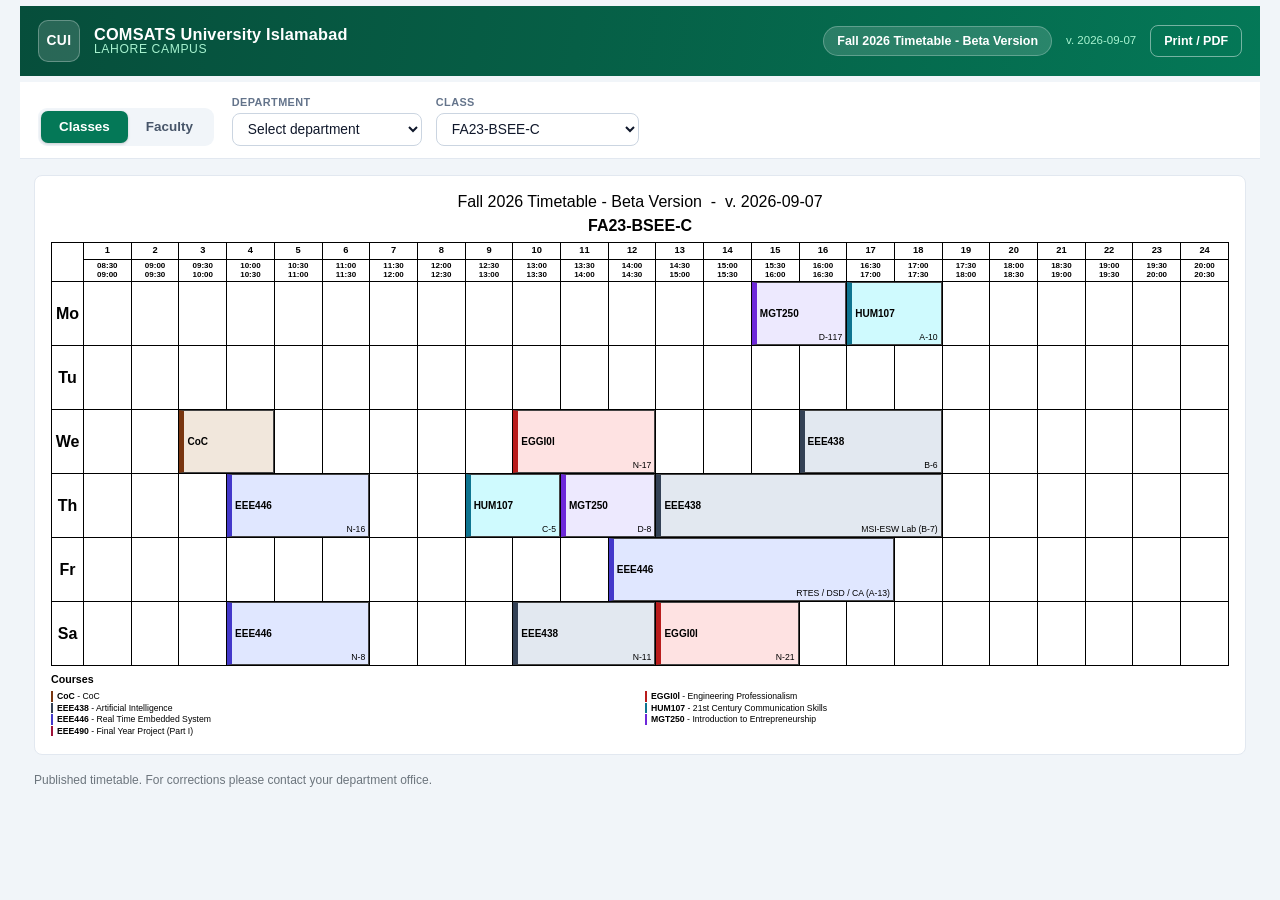
<file: scraper/fixtures/roomless_block.html>
<!DOCTYPE html>
<html lang="en">
<head>
    <meta charset="utf-8" />
    <meta name="viewport" content="width=device-width, initial-scale=1" />
    <title>FA23-BSEE-C &mdash; CUI Lahore Timetable</title>
    <link href="https://cdn.jsdelivr.net/npm/bootstrap@5.3.3/dist/css/bootstrap.min.css" rel="stylesheet" />
    <style>
    /* Landscape, because 24 half-hour periods across the page is the point of the sheet. */
    @page { size: A4 landscape; margin: 8mm; }

    body { font-family: Arial, Helvetica, sans-serif; color: #000; margin: 0; }

    /* One sheet per class. Every sheet but the last starts a new page. */
    .sheet { page-break-after: always; break-after: page; }
    .sheet:last-child { page-break-after: auto; break-after: auto; }

    /* Two centred lines: the timetable and the version it dates from, then the class. */
    .head       { text-align: center; margin-bottom: 4px; }
    .head .term { font-size: 12pt; }
    .head .cls  { font-size: 12pt; font-weight: bold; }

    table.grid { border-collapse: collapse; width: 100%; table-layout: fixed; }
    table.grid th, table.grid td { border: 1px solid #000; }

    /* The lanes inside a day are separated by position, exactly as on screen, so only the end of
       a day carries a rule. The day label keeps its own box. */
    table.grid tbody td { border-top: 0; border-bottom: 0; }
    table.grid tbody tr.dayend > td { border-bottom: 1px solid #000; }
    table.grid tbody td.daycol { border-top: 1px solid #000; border-bottom: 1px solid #000; }

    /* A daily break. Hatched rather than merely grey, so it cannot be mistaken for a free slot
       even on a photocopy. */
    .brk { background: repeating-linear-gradient(45deg, #e5e7eb, #e5e7eb 3px, #f8fafc 3px, #f8fafc 6px);
           -webkit-print-color-adjust: exact; print-color-adjust: exact; }
    .brklabel { font-size: 5.5pt; color: #374151; white-space: nowrap; padding-left: 1px; }

    .pnum   { font-size: 7pt; font-weight: bold; text-align: center; height: 12px; }
    .ptime  { font-size: 6pt; text-align: center; line-height: 1.1; height: 22px; }
    .daycol { width: 32px; font-size: 12pt; font-weight: bold; text-align: center; }
    /* The row carries the height, set per sheet so every class prints the same size day. The
       cell is the containing block for its lesson, so the block can be pinned to it. */
    .slot   { padding: 0; position: relative; }

    /* A block is one bordered box across the periods it runs, with a colour flash on the left so
       the eye can group a course down the week. The code is the thing that has to be readable at
       a glance, so it carries the larger type even in a one-line group block. */
    /* The block fills its cell by being pinned to it, not by asking for height:100% - a
       percentage height inside a table cell does not resolve, and with its contents positioned
       the block collapsed to a sliver. */
    .blk {
        position: absolute; inset: 0; box-sizing: border-box;
        border: 1px solid #444; border-left-width: 5px;
        line-height: 1.15; padding: 1px 3px; overflow: hidden;
        display: flex; align-items: center; justify-content: space-between; gap: 4px;
    }
    .blk .code { font-weight: bold; white-space: nowrap; font-size: 7.5pt; }
    .blk .room { white-space: nowrap; font-size: 6.5pt; }
    .blk .grp  { font-weight: bold; }

    /* A block spanning every lane is tall enough to place its parts rather than stack them: the
       code sits on the left at mid height, where the eye lands, and the room drops to the foot
       on the right, out of its way. */
    .blk.tall { display: block; }
    .blk.tall .code { position: absolute; left: 3px; top: 50%; transform: translateY(-50%); }
    .blk.tall .room { position: absolute; right: 3px; bottom: 1px; }

    /* The faculty and room sheets put all three parts in corners instead: code top left, room or
       teacher top right, classes along the foot. The class list is the one that overruns, so it
       is the one given the full width and an ellipsis - the printed page cannot be scrolled, and
       a name running under the block's edge is worse than one that stops with a mark saying so. */
    .blk.tall.subj .code { top: 1px; transform: none; }
    .blk.tall.subj .room { top: 1px; bottom: auto; }
    .blk.tall.subj .mid  {
        position: absolute; left: 3px; right: 3px; bottom: 1px;
        font-size: 6.5pt; white-space: nowrap; overflow: hidden; text-overflow: ellipsis;
    }

    /* The course list is a reference under the week, not a second table to study. Two columns
       rather than one long list, because the sheet has to stay on one page. */
    .courses { column-count: 2; column-gap: 10px; margin-top: 4px; }
    /* One course, one line: code, title, credits and teacher. */
    .course  { break-inside: avoid; page-break-inside: avoid; margin-bottom: 1px;
               padding-left: 4px; border-left: 2px solid #cbd5e1;
               font-size: 6.5pt; line-height: 1.2; }
    .course .ct { color: #333; }
    .course .cc { font-weight: bold; }

    /* Only a lesson that is NOT timetabled says how it meets - for the rest it would be the same
       word on every line, which is no information at all. */
    .mode { font-size: 5.5pt; border: 1px solid #666; border-radius: 6px;
            padding: 0 3px; margin-left: 2px; white-space: nowrap; }

    /* The group a course belongs to, where it has one - the same name that labels its lane. */
    .grpb { font-size: 5.5pt; font-weight: bold; border: 1px solid #4c1d95; color: #4c1d95;
            border-radius: 6px; padding: 0 3px; margin-left: 2px; white-space: nowrap; }

    .listhead { font-size: 8pt; font-weight: bold; margin-top: 5px; }

    @media print { .noprint { display: none !important; } }
    .noprint { margin: 6px 0; font-family: Arial; font-size: 9pt; }
</style>

    <style>
        body { background: #f1f5f9; }
        .wrap { max-width: 1240px; margin: 0 auto; padding: 0 0 40px; }

        /* MASTHEAD. One band, one identity: mark, name, term. The green is the university's, kept
           deep enough that white type sits on it comfortably at any size. */
        .masthead { background: linear-gradient(100deg, #064e3b 0%, #065f46 45%, #047857 100%);
                    color: #fff; padding: 14px 18px; }
        .mh-main { max-width: 1240px; margin: 0 auto; display: flex; align-items: center;
                   gap: 14px; flex-wrap: wrap; }
        .mh-mark { width: 42px; height: 42px; border-radius: 10px; flex: 0 0 auto;
                   background: rgba(255,255,255,.14); border: 1px solid rgba(255,255,255,.28);
                   display: flex; align-items: center; justify-content: center;
                   font-weight: 800; letter-spacing: .5px; font-size: .86rem; }
        .mh-name { line-height: 1.15; margin-right: auto; }
        .mh-uni { font-weight: 700; font-size: 1.02rem; letter-spacing: .2px; }
        .mh-campus { font-size: .76rem; color: #a7f3d0; letter-spacing: .6px; text-transform: uppercase; }
        .mh-term { background: rgba(255,255,255,.15); border: 1px solid rgba(255,255,255,.25);
                   border-radius: 999px; padding: 5px 13px; font-size: .78rem; font-weight: 600; }
        .mh-ver { font-size: .72rem; color: #a7f3d0; }
        .mh-print { background: transparent; color: #fff; border: 1px solid rgba(255,255,255,.45);
                    border-radius: 8px; padding: 6px 13px; font-size: .78rem; font-weight: 600;
                    cursor: pointer; transition: background .15s ease; }
        .mh-print:hover { background: rgba(255,255,255,.16); }

        /* CONTROLS. White, directly under the band, so the page reads as one object. */
        .controls { background: #fff; border-bottom: 1px solid #e2e8f0; padding: 12px 18px;
                    display: flex; align-items: flex-end; gap: 18px; flex-wrap: wrap;
                    max-width: 1240px; margin: 0 auto 16px; }

        /* A segmented control: two choices, one visibly chosen, no dropdown to open. */
        .seg { display: inline-flex; background: #f1f5f9; border-radius: 9px; padding: 3px; }
        .seg a { padding: 6px 18px; border-radius: 7px; font-size: .84rem; font-weight: 600;
                 color: #475569; text-decoration: none; transition: all .15s ease; }
        .seg a.on { background: #047857; color: #fff; box-shadow: 0 1px 3px rgba(0,0,0,.18); }
        .seg a:not(.on):hover { color: #0f172a; }

        .pickers { display: flex; gap: 14px; flex-wrap: wrap; align-items: flex-end; }
        .pickers label { display: flex; flex-direction: column; gap: 3px; }
        .pickers span { font-size: .68rem; font-weight: 700; letter-spacing: .4px;
                        text-transform: uppercase; color: #64748b; }
        .pickers select { border: 1px solid #cbd5e1; border-radius: 8px; padding: 7px 11px;
                          font-size: .86rem; min-width: 190px; background: #fff; color: #0f172a; }
        .pickers select:focus { outline: none; border-color: #047857;
                                box-shadow: 0 0 0 3px rgba(4,120,87,.15); }

        .sheetwrap { max-width: 1240px; margin: 0 auto; padding: 0 14px; }
        .sheet { background: #fff; padding: 14px 16px 18px; border: 1px solid #e2e8f0; border-radius: .5rem; }
        /* A grid this wide must never be squeezed to illegibility on a phone. */
        .scroller { overflow-x: auto; -webkit-overflow-scrolling: touch; }
        .scroller table.grid { min-width: 900px; }
        /* Anything still to be scheduled is said plainly rather than left as a gap in the grid. */
        .listhead .pendtot { font-weight: 700; color: #b45309; margin-left: 8px; font-size: .74rem; }
        .course .pend { background: #fef3c7; color: #92400e; border-radius: 3px;
                        padding: 0 4px; margin-left: 5px; font-size: .6rem; font-weight: 700; }
        @media print { .noprint { display: none !important; } body { background: #fff; }
                        .sheet { border: 0; padding: 0; } }
    </style>
</head>
<body>
<div class="wrap">

    <header class="masthead noprint">
        <div class="mh-main">
            <div class="mh-mark">CUI</div>
            <div class="mh-name">
                <div class="mh-uni">COMSATS University Islamabad</div>
                <div class="mh-campus">Lahore Campus</div>
            </div>
                <span class="mh-term">Fall 2026 Timetable - Beta Version</span>
                <span class="mh-ver">v. 2026-09-07</span>
                <button class="mh-print" onclick="window.print()" title="Print or save as PDF">
                    Print / PDF
                </button>
        </div>
    </header>

        <div class="controls noprint">
            <div class="seg">
                <a class="on" href="?Kind=class">Classes</a>
                <a class="" href="?Kind=teacher">Faculty</a>
            </div>

            <form method="get" class="pickers">
                <input type="hidden" name="Kind" value="class" />
                <label>
                    <span>Department</span>
                    <select name="Dept" onchange="this.form.Who.value='';this.form.submit()">
                        <option value="">Select department</option>
                            <option value="CE">CE</option>
                            <option value="ChE">ChE</option>
                            <option value="Chemistry">Chemistry</option>
                            <option value="CS">CS</option>
                            <option value="ECO">ECO</option>
                            <option value="EE">EE</option>
                            <option value="HUM">HUM</option>
                            <option value="HUM-Media">HUM-Media</option>
                            <option value="Math">Math</option>
                            <option value="MS">MS</option>
                            <option value="Pharmacy">Pharmacy</option>
                            <option value="PHY">PHY</option>
                            <option value="Stat">Stat</option>
                    </select>
                </label>
                <label>
                    <span>Class</span>
                    <select name="Who" onchange="this.form.submit()">
                        <option value="">Select class</option>
                            <option value="FA26-BCE-A">FA26-BCE-A</option>
                            <option value="FA26-BCE-B">FA26-BCE-B</option>
                            <option value="FA25-BCE-A">FA25-BCE-A</option>
                            <option value="FA25-BCE-B">FA25-BCE-B</option>
                            <option value="FA24-BCE-A">FA24-BCE-A</option>
                            <option value="FA24-BCE-B">FA24-BCE-B</option>
                            <option value="FA23-BCE-A">FA23-BCE-A</option>
                            <option value="FA23-BCE-B">FA23-BCE-B</option>
                            <option value="BCE Repeaters">BCE Repeaters</option>
                            <option value="FA26-CHE-A">FA26-CHE-A</option>
                            <option value="FA26-CHE-B">FA26-CHE-B</option>
                            <option value="FA25-CHE-A">FA25-CHE-A</option>
                            <option value="FA25-CHE-B">FA25-CHE-B</option>
                            <option value="FA24-CHE-A">FA24-CHE-A</option>
                            <option value="FA24-CHE-B">FA24-CHE-B</option>
                            <option value="FA23-CHE-A">FA23-CHE-A</option>
                            <option value="FA23-CHE-B">FA23-CHE-B</option>
                            <option value="ChE Repeaters">ChE Repeaters</option>
                            <option value="FA25-BCH-A">FA25-BCH-A</option>
                            <option value="FA24-BCH-A">FA24-BCH-A</option>
                            <option value="SP24-BCH-A">SP24-BCH-A</option>
                            <option value="SP26-BAI-A">SP26-BAI-A</option>
                            <option value="SP25-BAI-A">SP25-BAI-A</option>
                            <option value="SP24-BAI-A">SP24-BAI-A</option>
                            <option value="SP23-BAI-A">SP23-BAI-A</option>
                            <option value="FA26-BCS-A">FA26-BCS-A</option>
                            <option value="FA26-BCS-B">FA26-BCS-B</option>
                            <option value="SP26-BCS-A">SP26-BCS-A</option>
                            <option value="FA25-BCS-A">FA25-BCS-A</option>
                            <option value="FA25-BCS-B">FA25-BCS-B</option>
                            <option value="FA25-BCS-C">FA25-BCS-C</option>
                            <option value="SP25-BCS-A">SP25-BCS-A</option>
                            <option value="SP25-BCS-B">SP25-BCS-B</option>
                            <option value="SP25-BCS-C">SP25-BCS-C</option>
                            <option value="FA24-BCS-A">FA24-BCS-A</option>
                            <option value="FA24-BCS-B">FA24-BCS-B</option>
                            <option value="FA24-BCS-C">FA24-BCS-C</option>
                            <option value="SP24-BCS-A">SP24-BCS-A</option>
                            <option value="SP24-BCS-B">SP24-BCS-B</option>
                            <option value="SP24-BCS-C">SP24-BCS-C</option>
                            <option value="FA23-BCS-A">FA23-BCS-A</option>
                            <option value="FA23-BCS-B">FA23-BCS-B</option>
                            <option value="FA23-BCS-C">FA23-BCS-C</option>
                            <option value="SP23-BCS-A">SP23-BCS-A</option>
                            <option value="SP23-BCS-B">SP23-BCS-B</option>
                            <option value="SP23-BCS-C">SP23-BCS-C</option>
                            <option value="FA26-BSE-A">FA26-BSE-A</option>
                            <option value="FA26-BSE-B">FA26-BSE-B</option>
                            <option value="FA26-BSE-C">FA26-BSE-C</option>
                            <option value="FA26-BSE-D">FA26-BSE-D</option>
                            <option value="SP26-BSE-A">SP26-BSE-A</option>
                            <option value="SP26-BSE-B">SP26-BSE-B</option>
                            <option value="FA25-BSE-A">FA25-BSE-A</option>
                            <option value="FA25-BSE-B">FA25-BSE-B</option>
                            <option value="FA25-BSE-C">FA25-BSE-C</option>
                            <option value="SP25-BSE-A">SP25-BSE-A</option>
                            <option value="SP25-BSE-B">SP25-BSE-B</option>
                            <option value="SP25-BSE-C">SP25-BSE-C</option>
                            <option value="FA24-BSE-A">FA24-BSE-A</option>
                            <option value="FA24-BSE-B">FA24-BSE-B</option>
                            <option value="FA24-BSE-C">FA24-BSE-C</option>
                            <option value="SP24-BSE-A">SP24-BSE-A</option>
                            <option value="SP24-BSE-B">SP24-BSE-B</option>
                            <option value="SP24-BSE-C">SP24-BSE-C</option>
                            <option value="FA23-BSE-A">FA23-BSE-A</option>
                            <option value="FA23-BSE-B">FA23-BSE-B</option>
                            <option value="FA23-BSE-C">FA23-BSE-C</option>
                            <option value="FA23-BSE-D">FA23-BSE-D</option>
                            <option value="SP23-BSE-A">SP23-BSE-A</option>
                            <option value="SP23-BSE-B">SP23-BSE-B</option>
                            <option value="SP23-BSE-C">SP23-BSE-C</option>
                            <option value="FA26-BEDS-A">FA26-BEDS-A</option>
                            <option value="FA26-BEDS-B">FA26-BEDS-B</option>
                            <option value="SP26-BEDS-A">SP26-BEDS-A</option>
                            <option value="FA25-BEDS-A">FA25-BEDS-A</option>
                            <option value="FA25-BEDS-B">FA25-BEDS-B</option>
                            <option value="SP25-BEDS-A">SP25-BEDS-A</option>
                            <option value="FA24-BEDS-A">FA24-BEDS-A</option>
                            <option value="FA24-BEDS-B">FA24-BEDS-B</option>
                            <option value="FA26-BEE-A">FA26-BEE-A</option>
                            <option value="FA26-BEE-B">FA26-BEE-B</option>
                            <option value="FA26-BEE-C">FA26-BEE-C</option>
                            <option value="FA25-BEE-A">FA25-BEE-A</option>
                            <option value="FA25-BEE-B">FA25-BEE-B</option>
                            <option value="FA25-BEE-C">FA25-BEE-C</option>
                            <option value="FA24-BEE-C">FA24-BEE-C</option>
                            <option value="FA24-BEE-P">FA24-BEE-P</option>
                            <option value="FA24-BEE-R">FA24-BEE-R</option>
                            <option value="FA23-BSEE-C" selected="selected">FA23-BSEE-C</option>
                            <option value="FA23-BSEE-P">FA23-BSEE-P</option>
                            <option value="FA23-BSEE-R">FA23-BSEE-R</option>
                            <option value="EE Repeaters">EE Repeaters</option>
                            <option value="FA26-BEN-A">FA26-BEN-A</option>
                            <option value="SP26-BEN-A">SP26-BEN-A</option>
                            <option value="FA25-BEN-A">FA25-BEN-A</option>
                            <option value="FA24-BEN-A">FA24-BEN-A</option>
                            <option value="FA23-BEN-A">FA23-BEN-A</option>
                            <option value="SP23-BEN-A">SP23-BEN-A</option>
                            <option value="FA26-BPY-A">FA26-BPY-A</option>
                            <option value="SP26-BPY-A">SP26-BPY-A</option>
                            <option value="FA25-BPY-A">FA25-BPY-A</option>
                            <option value="FA25-BPY-B">FA25-BPY-B</option>
                            <option value="SP25-BPY-A">SP25-BPY-A</option>
                            <option value="FA24-BPY-A">FA24-BPY-A</option>
                            <option value="FA24-BPY-B">FA24-BPY-B</option>
                            <option value="SP24-BPY-A">SP24-BPY-A</option>
                            <option value="FA23-BPY-A">FA23-BPY-A</option>
                            <option value="SP23-BPY-A">SP23-BPY-A</option>
                            <option value="FA26-BMC-A">FA26-BMC-A</option>
                            <option value="SP26-BMC-A">SP26-BMC-A</option>
                            <option value="FA25-BMC-A">FA25-BMC-A</option>
                            <option value="SP25-BMC-A">SP25-BMC-A</option>
                            <option value="FA24-BMC-A">FA24-BMC-A</option>
                            <option value="SP24-BMC-A">SP24-BMC-A</option>
                            <option value="FA23-BMC-A">FA23-BMC-A</option>
                            <option value="Sp23-BMC-A">Sp23-BMC-A</option>
                            <option value="FA26-BMD-A">FA26-BMD-A</option>
                            <option value="FA26-BMD-B">FA26-BMD-B</option>
                            <option value="FA26-BMD-C">FA26-BMD-C</option>
                            <option value="FA26-BMD-D">FA26-BMD-D</option>
                            <option value="FA26-BMD-E">FA26-BMD-E</option>
                            <option value="SP26-BMD-A">SP26-BMD-A</option>
                            <option value="SP26-BMD-B">SP26-BMD-B</option>
                            <option value="FA25-BMD-A">FA25-BMD-A</option>
                            <option value="FA25-BMD-B">FA25-BMD-B</option>
                            <option value="FA25-BMD-C">FA25-BMD-C</option>
                            <option value="FA25-BMD-D">FA25-BMD-D</option>
                            <option value="SP25-BMD-A">SP25-BMD-A</option>
                            <option value="FA24-BSM-A">FA24-BSM-A</option>
                            <option value="SP24-BSM-A">SP24-BSM-A</option>
                            <option value="FA23-BSM-A">FA23-BSM-A</option>
                            <option value="SP23-BSM-A">SP23-BSM-A</option>
                            <option value="FA26-BAF-A">FA26-BAF-A</option>
                            <option value="FA26-BAF-B">FA26-BAF-B</option>
                            <option value="FA26-BAF-C">FA26-BAF-C</option>
                            <option value="SP26-BAF-A">SP26-BAF-A</option>
                            <option value="SP26-BAF-B">SP26-BAF-B</option>
                            <option value="FA25-BAF-A">FA25-BAF-A</option>
                            <option value="FA25-BAF-B">FA25-BAF-B</option>
                            <option value="FA25-BAF-C">FA25-BAF-C</option>
                            <option value="SP25-BAF-A">SP25-BAF-A</option>
                            <option value="FA24-BAF-A">FA24-BAF-A</option>
                            <option value="FA24-BAF-B">FA24-BAF-B</option>
                            <option value="FA24-BAF-C">FA24-BAF-C</option>
                            <option value="SP24-BAF-A">SP24-BAF-A</option>
                            <option value="FA23-BAF-A">FA23-BAF-A</option>
                            <option value="FA23-BAF-B">FA23-BAF-B</option>
                            <option value="SP23-BAF-A">SP23-BAF-A</option>
                            <option value="FA26-BBA-A">FA26-BBA-A</option>
                            <option value="FA26-BBA-B">FA26-BBA-B</option>
                            <option value="FA26-BBA-C">FA26-BBA-C</option>
                            <option value="FA26-BBA-D">FA26-BBA-D</option>
                            <option value="SP26-BBA-A">SP26-BBA-A</option>
                            <option value="SP26-BBA-B">SP26-BBA-B</option>
                            <option value="FA25-BBA-A">FA25-BBA-A</option>
                            <option value="FA25-BBA-B">FA25-BBA-B</option>
                            <option value="FA25-BBA-C">FA25-BBA-C</option>
                            <option value="FA25-BBA-D">FA25-BBA-D</option>
                            <option value="SP25-BBA-A">SP25-BBA-A</option>
                            <option value="FA24-BBA-A">FA24-BBA-A</option>
                            <option value="FA24-BBA-B">FA24-BBA-B</option>
                            <option value="SP24-BBA-A">SP24-BBA-A</option>
                            <option value="SP24-BBA-B">SP24-BBA-B</option>
                            <option value="FA23-BBA-A">FA23-BBA-A</option>
                            <option value="FA23-BBA-B">FA23-BBA-B</option>
                            <option value="FA23-BBA-C">FA23-BBA-C</option>
                            <option value="SP23-BBA-A">SP23-BBA-A</option>
                            <option value="SP23-BBA-B">SP23-BBA-B</option>
                            <option value="FA26-BBD-A">FA26-BBD-A</option>
                            <option value="FA26-BBD-B">FA26-BBD-B</option>
                            <option value="SP26-BBD-A">SP26-BBD-A</option>
                            <option value="FA25-BBD-A">FA25-BBD-A</option>
                            <option value="FA25-BBD-B">FA25-BBD-B</option>
                            <option value="FA25-BBD-C">FA25-BBD-C</option>
                            <option value="SP25-BBD-A">SP25-BBD-A</option>
                            <option value="SP25-BBD-B">SP25-BBD-B</option>
                            <option value="FA24-BBD-A">FA24-BBD-A</option>
                            <option value="FA24-BBD-B">FA24-BBD-B</option>
                            <option value="FA26-PHM-A">FA26-PHM-A</option>
                            <option value="FA26-PHM-B">FA26-PHM-B</option>
                            <option value="FA25-PHM-A">FA25-PHM-A</option>
                            <option value="FA25-PHM-B">FA25-PHM-B</option>
                            <option value="FA24-PHM-A">FA24-PHM-A</option>
                            <option value="FA24-PHM-B">FA24-PHM-B</option>
                            <option value="FA23-PHM-A">FA23-PHM-A</option>
                            <option value="FA23-PHM-B">FA23-PHM-B</option>
                            <option value="FA22-PHM-A">FA22-PHM-A</option>
                            <option value="SP24-BPH-A">SP24-BPH-A</option>
                            <option value="FA23-BPH-A">FA23-BPH-A</option>
                            <option value="SP23-BPH-A">SP23-BPH-A</option>
                            <option value="FA26-ELC-A">FA26-ELC-A</option>
                            <option value="FA26-ELC-B">FA26-ELC-B</option>
                            <option value="FA26-ELC-C">FA26-ELC-C</option>
                            <option value="FA26-ELC-D">FA26-ELC-D</option>
                            <option value="SP26-ELC-A">SP26-ELC-A</option>
                            <option value="SP26-ELC-B">SP26-ELC-B</option>
                            <option value="FA25-ELC-A">FA25-ELC-A</option>
                            <option value="FA25-ELC-B">FA25-ELC-B</option>
                            <option value="FA25-ELC-C">FA25-ELC-C</option>
                            <option value="SP25-ELC-A">SP25-ELC-A</option>
                            <option value="SP25-ELC-B">SP25-ELC-B</option>
                            <option value="FA24-ELC-A">FA24-ELC-A</option>
                            <option value="FA24-ELC-B">FA24-ELC-B</option>
                            <option value="FA24-ELC-C">FA24-ELC-C</option>
                            <option value="FA26-BST-A">FA26-BST-A</option>
                            <option value="FA26-BST-B">FA26-BST-B</option>
                            <option value="FA26-BST-C">FA26-BST-C</option>
                            <option value="SP26-BST-A">SP26-BST-A</option>
                            <option value="FA25-BST-A">FA25-BST-A</option>
                            <option value="FA24-BST-A">FA24-BST-A</option>
                            <option value="FA24-BST-B">FA24-BST-B</option>
                            <option value="SP24-BST-A">SP24-BST-A</option>
                            <option value="SP25-BST-A">SP25-BST-A</option>
                            <option value="FA23-BST-A">FA23-BST-A</option>
                            <option value="FA23-BST-B">FA23-BST-B</option>
                            <option value="FA26-PPC-A">FA26-PPC-A</option>
                            <option value="SP26-PPC-A">SP26-PPC-A</option>
                            <option value="FA26-R06-A">FA26-R06-A</option>
                            <option value="SP26-R06-A">SP26-R06-A</option>
                            <option value="FA25-RAE-A">FA25-RAE-A</option>
                            <option value="FA26-RAE-A">FA26-RAE-A</option>
                            <option value="FA26-RCE-A">FA26-RCE-A</option>
                            <option value="SP26-RAE-A">SP26-RAE-A</option>
                            <option value="PCH">PCH</option>
                            <option value="RCH">RCH</option>
                            <option value="RNE">RNE</option>
                            <option value="RPE">RPE</option>
                            <option value="RCS/PCS">RCS/PCS</option>
                            <option value="MS-ESE">MS-ESE</option>
                            <option value="MS-Phd-EE">MS-Phd-EE</option>
                            <option value="FA26-MEL-A">FA26-MEL-A</option>
                            <option value="SP26-MEL-A">SP26-MEL-A</option>
                            <option value="FA26-RCP-A">FA26-RCP-A</option>
                            <option value="SP26-RCP-A">SP26-RCP-A</option>
                            <option value="FA25-RCP-A">FA25-RCP-A</option>
                            <option value="SP25-RCP-A">SP25-RCP-A</option>
                            <option value="PMT">PMT</option>
                            <option value="FA26-RMT-Weekend">FA26-RMT-Weekend</option>
                            <option value="SP26-RMT-Weekend">SP26-RMT-Weekend</option>
                            <option value="FA26-MBA-A">FA26-MBA-A</option>
                            <option value="SP26-MBA-A">SP26-MBA-A</option>
                            <option value="FA25-MBA-A">FA25-MBA-A</option>
                            <option value="SP25-MBA-A">SP25-MBA-A</option>
                            <option value="FA26-PMS-A">FA26-PMS-A</option>
                            <option value="SP26-PMS-A">SP26-PMS-A</option>
                            <option value="FA26-RBA-A">FA26-RBA-A</option>
                            <option value="SP26-RBA-A">SP26-RBA-A</option>
                            <option value="FA25-RBA-A">FA25-RBA-A</option>
                            <option value="FA26-RPM-A">FA26-RPM-A</option>
                            <option value="SP26-RPM-A">SP26-RPM-A</option>
                            <option value="FA25-RPM-A">FA25-RPM-A</option>
                            <option value="FA25-PPH-A">FA25-PPH-A</option>
                            <option value="FA26-PPH-A">FA26-PPH-A</option>
                            <option value="FA26-RPH-Weekend">FA26-RPH-Weekend</option>
                            <option value="SP26-PPH-A">SP26-PPH-A</option>
                            <option value="SP26-RPH-Weekend">SP26-RPH-Weekend</option>
                            <option value="RPH-Weekend Repeaters">RPH-Weekend Repeaters</option>
                            <option value="FA26-PST-A">FA26-PST-A</option>
                            <option value="FA26-RST-A">FA26-RST-A</option>
                            <option value="SP26-RST-A">SP26-RST-A</option>
                    </select>
                </label>
            </form>
        </div>

        <div class="sheetwrap">
        <div class="sheet">
            <div class="head">
                <div class="term">Fall 2026 Timetable - Beta Version &nbsp;-&nbsp; v. 2026-09-07</div>
                <div class="cls">FA23-BSEE-C</div>
            </div>

            <div class="scroller">
                <table class="grid">
                    <thead>
                        <tr>
                            <th class="daycol" rowspan="2"></th>
                                <th class="pnum">1</th>
                                <th class="pnum">2</th>
                                <th class="pnum">3</th>
                                <th class="pnum">4</th>
                                <th class="pnum">5</th>
                                <th class="pnum">6</th>
                                <th class="pnum">7</th>
                                <th class="pnum">8</th>
                                <th class="pnum">9</th>
                                <th class="pnum">10</th>
                                <th class="pnum">11</th>
                                <th class="pnum">12</th>
                                <th class="pnum">13</th>
                                <th class="pnum">14</th>
                                <th class="pnum">15</th>
                                <th class="pnum">16</th>
                                <th class="pnum">17</th>
                                <th class="pnum">18</th>
                                <th class="pnum">19</th>
                                <th class="pnum">20</th>
                                <th class="pnum">21</th>
                                <th class="pnum">22</th>
                                <th class="pnum">23</th>
                                <th class="pnum">24</th>
                        </tr>
                        <tr>
                                <th class="ptime">
                                    <div>08:30</div>
                                    <div>09:00</div>
                                </th>
                                <th class="ptime">
                                    <div>09:00</div>
                                    <div>09:30</div>
                                </th>
                                <th class="ptime">
                                    <div>09:30</div>
                                    <div>10:00</div>
                                </th>
                                <th class="ptime">
                                    <div>10:00</div>
                                    <div>10:30</div>
                                </th>
                                <th class="ptime">
                                    <div>10:30</div>
                                    <div>11:00</div>
                                </th>
                                <th class="ptime">
                                    <div>11:00</div>
                                    <div>11:30</div>
                                </th>
                                <th class="ptime">
                                    <div>11:30</div>
                                    <div>12:00</div>
                                </th>
                                <th class="ptime">
                                    <div>12:00</div>
                                    <div>12:30</div>
                                </th>
                                <th class="ptime">
                                    <div>12:30</div>
                                    <div>13:00</div>
                                </th>
                                <th class="ptime">
                                    <div>13:00</div>
                                    <div>13:30</div>
                                </th>
                                <th class="ptime">
                                    <div>13:30</div>
                                    <div>14:00</div>
                                </th>
                                <th class="ptime">
                                    <div>14:00</div>
                                    <div>14:30</div>
                                </th>
                                <th class="ptime">
                                    <div>14:30</div>
                                    <div>15:00</div>
                                </th>
                                <th class="ptime">
                                    <div>15:00</div>
                                    <div>15:30</div>
                                </th>
                                <th class="ptime">
                                    <div>15:30</div>
                                    <div>16:00</div>
                                </th>
                                <th class="ptime">
                                    <div>16:00</div>
                                    <div>16:30</div>
                                </th>
                                <th class="ptime">
                                    <div>16:30</div>
                                    <div>17:00</div>
                                </th>
                                <th class="ptime">
                                    <div>17:00</div>
                                    <div>17:30</div>
                                </th>
                                <th class="ptime">
                                    <div>17:30</div>
                                    <div>18:00</div>
                                </th>
                                <th class="ptime">
                                    <div>18:00</div>
                                    <div>18:30</div>
                                </th>
                                <th class="ptime">
                                    <div>18:30</div>
                                    <div>19:00</div>
                                </th>
                                <th class="ptime">
                                    <div>19:00</div>
                                    <div>19:30</div>
                                </th>
                                <th class="ptime">
                                    <div>19:30</div>
                                    <div>20:00</div>
                                </th>
                                <th class="ptime">
                                    <div>20:00</div>
                                    <div>20:30</div>
                                </th>
                        </tr>
                    </thead>
                    <tbody>
                                <tr class="dayend" style="height:64px">
                                        <td class="daycol" rowspan="1">Mo</td>
                                            <td class="slot"></td>
                                            <td class="slot"></td>
                                            <td class="slot"></td>
                                            <td class="slot"></td>
                                            <td class="slot"></td>
                                            <td class="slot"></td>
                                            <td class="slot"></td>
                                            <td class="slot"></td>
                                            <td class="slot"></td>
                                            <td class="slot"></td>
                                            <td class="slot"></td>
                                            <td class="slot"></td>
                                            <td class="slot"></td>
                                            <td class="slot"></td>
                                            <td class="slot" colspan="2" rowspan="1">
                                                <div class="blk tall"
                                                     style="border-left-color:#6d28d9; background:#ede9fe">
                                                    <span class="code">
                                                        MGT250
                                                    </span>
                                                    <span class="room">D-117</span>
                                                </div>
                                            </td>
                                            <td class="slot" colspan="2" rowspan="1">
                                                <div class="blk tall"
                                                     style="border-left-color:#0e7490; background:#cffafe">
                                                    <span class="code">
                                                        HUM107
                                                    </span>
                                                    <span class="room">A-10</span>
                                                </div>
                                            </td>
                                            <td class="slot"></td>
                                            <td class="slot"></td>
                                            <td class="slot"></td>
                                            <td class="slot"></td>
                                            <td class="slot"></td>
                                            <td class="slot"></td>
                                </tr>
                                <tr class="dayend" style="height:64px">
                                        <td class="daycol" rowspan="1">Tu</td>
                                            <td class="slot"></td>
                                            <td class="slot"></td>
                                            <td class="slot"></td>
                                            <td class="slot"></td>
                                            <td class="slot"></td>
                                            <td class="slot"></td>
                                            <td class="slot"></td>
                                            <td class="slot"></td>
                                            <td class="slot"></td>
                                            <td class="slot"></td>
                                            <td class="slot"></td>
                                            <td class="slot"></td>
                                            <td class="slot"></td>
                                            <td class="slot"></td>
                                            <td class="slot"></td>
                                            <td class="slot"></td>
                                            <td class="slot"></td>
                                            <td class="slot"></td>
                                            <td class="slot"></td>
                                            <td class="slot"></td>
                                            <td class="slot"></td>
                                            <td class="slot"></td>
                                            <td class="slot"></td>
                                            <td class="slot"></td>
                                </tr>
                                <tr class="dayend" style="height:64px">
                                        <td class="daycol" rowspan="1">We</td>
                                            <td class="slot"></td>
                                            <td class="slot"></td>
                                            <td class="slot" colspan="2" rowspan="1">
                                                <div class="blk tall"
                                                     style="border-left-color:#78350f; background:#f1e7dc">
                                                    <span class="code">
                                                        CoC
                                                    </span>
                                                    <span class="room"></span>
                                                </div>
                                            </td>
                                            <td class="slot"></td>
                                            <td class="slot"></td>
                                            <td class="slot"></td>
                                            <td class="slot"></td>
                                            <td class="slot"></td>
                                            <td class="slot" colspan="3" rowspan="1">
                                                <div class="blk tall"
                                                     style="border-left-color:#b91c1c; background:#fee2e2">
                                                    <span class="code">
                                                        EGGI0l
                                                    </span>
                                                    <span class="room">N-17</span>
                                                </div>
                                            </td>
                                            <td class="slot"></td>
                                            <td class="slot"></td>
                                            <td class="slot"></td>
                                            <td class="slot" colspan="3" rowspan="1">
                                                <div class="blk tall"
                                                     style="border-left-color:#334155; background:#e2e8f0">
                                                    <span class="code">
                                                        EEE438
                                                    </span>
                                                    <span class="room">B-6</span>
                                                </div>
                                            </td>
                                            <td class="slot"></td>
                                            <td class="slot"></td>
                                            <td class="slot"></td>
                                            <td class="slot"></td>
                                            <td class="slot"></td>
                                            <td class="slot"></td>
                                </tr>
                                <tr class="dayend" style="height:64px">
                                        <td class="daycol" rowspan="1">Th</td>
                                            <td class="slot"></td>
                                            <td class="slot"></td>
                                            <td class="slot"></td>
                                            <td class="slot" colspan="3" rowspan="1">
                                                <div class="blk tall"
                                                     style="border-left-color:#4338ca; background:#e0e7ff">
                                                    <span class="code">
                                                        EEE446
                                                    </span>
                                                    <span class="room">N-16</span>
                                                </div>
                                            </td>
                                            <td class="slot"></td>
                                            <td class="slot"></td>
                                            <td class="slot" colspan="2" rowspan="1">
                                                <div class="blk tall"
                                                     style="border-left-color:#0e7490; background:#cffafe">
                                                    <span class="code">
                                                        HUM107
                                                    </span>
                                                    <span class="room">C-5</span>
                                                </div>
                                            </td>
                                            <td class="slot" colspan="2" rowspan="1">
                                                <div class="blk tall"
                                                     style="border-left-color:#6d28d9; background:#ede9fe">
                                                    <span class="code">
                                                        MGT250
                                                    </span>
                                                    <span class="room">D-8</span>
                                                </div>
                                            </td>
                                            <td class="slot" colspan="6" rowspan="1">
                                                <div class="blk tall"
                                                     style="border-left-color:#334155; background:#e2e8f0">
                                                    <span class="code">
                                                        EEE438
                                                    </span>
                                                    <span class="room">MSI-ESW Lab (B-7)</span>
                                                </div>
                                            </td>
                                            <td class="slot"></td>
                                            <td class="slot"></td>
                                            <td class="slot"></td>
                                            <td class="slot"></td>
                                            <td class="slot"></td>
                                            <td class="slot"></td>
                                </tr>
                                <tr class="dayend" style="height:64px">
                                        <td class="daycol" rowspan="1">Fr</td>
                                            <td class="slot"></td>
                                            <td class="slot"></td>
                                            <td class="slot"></td>
                                            <td class="slot"></td>
                                            <td class="slot"></td>
                                            <td class="slot"></td>
                                            <td class="slot"></td>
                                            <td class="slot"></td>
                                            <td class="slot"></td>
                                            <td class="slot"></td>
                                            <td class="slot"></td>
                                            <td class="slot" colspan="6" rowspan="1">
                                                <div class="blk tall"
                                                     style="border-left-color:#4338ca; background:#e0e7ff">
                                                    <span class="code">
                                                        EEE446
                                                    </span>
                                                    <span class="room">RTES / DSD / CA (A-13)</span>
                                                </div>
                                            </td>
                                            <td class="slot"></td>
                                            <td class="slot"></td>
                                            <td class="slot"></td>
                                            <td class="slot"></td>
                                            <td class="slot"></td>
                                            <td class="slot"></td>
                                            <td class="slot"></td>
                                </tr>
                                <tr class="dayend" style="height:64px">
                                        <td class="daycol" rowspan="1">Sa</td>
                                            <td class="slot"></td>
                                            <td class="slot"></td>
                                            <td class="slot"></td>
                                            <td class="slot" colspan="3" rowspan="1">
                                                <div class="blk tall"
                                                     style="border-left-color:#4338ca; background:#e0e7ff">
                                                    <span class="code">
                                                        EEE446
                                                    </span>
                                                    <span class="room">N-8</span>
                                                </div>
                                            </td>
                                            <td class="slot"></td>
                                            <td class="slot"></td>
                                            <td class="slot"></td>
                                            <td class="slot" colspan="3" rowspan="1">
                                                <div class="blk tall"
                                                     style="border-left-color:#334155; background:#e2e8f0">
                                                    <span class="code">
                                                        EEE438
                                                    </span>
                                                    <span class="room">N-11</span>
                                                </div>
                                            </td>
                                            <td class="slot" colspan="3" rowspan="1">
                                                <div class="blk tall"
                                                     style="border-left-color:#b91c1c; background:#fee2e2">
                                                    <span class="code">
                                                        EGGI0l
                                                    </span>
                                                    <span class="room">N-21</span>
                                                </div>
                                            </td>
                                            <td class="slot"></td>
                                            <td class="slot"></td>
                                            <td class="slot"></td>
                                            <td class="slot"></td>
                                            <td class="slot"></td>
                                            <td class="slot"></td>
                                            <td class="slot"></td>
                                            <td class="slot"></td>
                                            <td class="slot"></td>
                                </tr>
                    </tbody>
                </table>
            </div>

            <div class="listhead">Courses</div>
            <div class="courses">
                    <div class="course" style="border-left-color:#78350f">
                        <span class="cc">CoC</span> - CoC
                    </div>
                    <div class="course" style="border-left-color:#334155">
                        <span class="cc">EEE438</span> - Artificial Intelligence
                    </div>
                    <div class="course" style="border-left-color:#4338ca">
                        <span class="cc">EEE446</span> - Real Time Embedded System
                    </div>
                    <div class="course" style="border-left-color:#9f1239">
                        <span class="cc">EEE490</span> - Final Year Project (Part I)
                    </div>
                    <div class="course" style="border-left-color:#b91c1c">
                        <span class="cc">EGGI0l</span> - Engineering Professionalism
                    </div>
                    <div class="course" style="border-left-color:#0e7490">
                        <span class="cc">HUM107</span> - 21st Century Communication Skills
                    </div>
                    <div class="course" style="border-left-color:#6d28d9">
                        <span class="cc">MGT250</span> - Introduction to Entrepreneurship
                    </div>
            </div>
        </div>
        </div>

    <div class="sheetwrap">
        <p class="text-secondary small mt-3 noprint">
            Published timetable. For corrections please contact your department office.
        </p>
    </div>
</div>
</body>
</html>
</file>
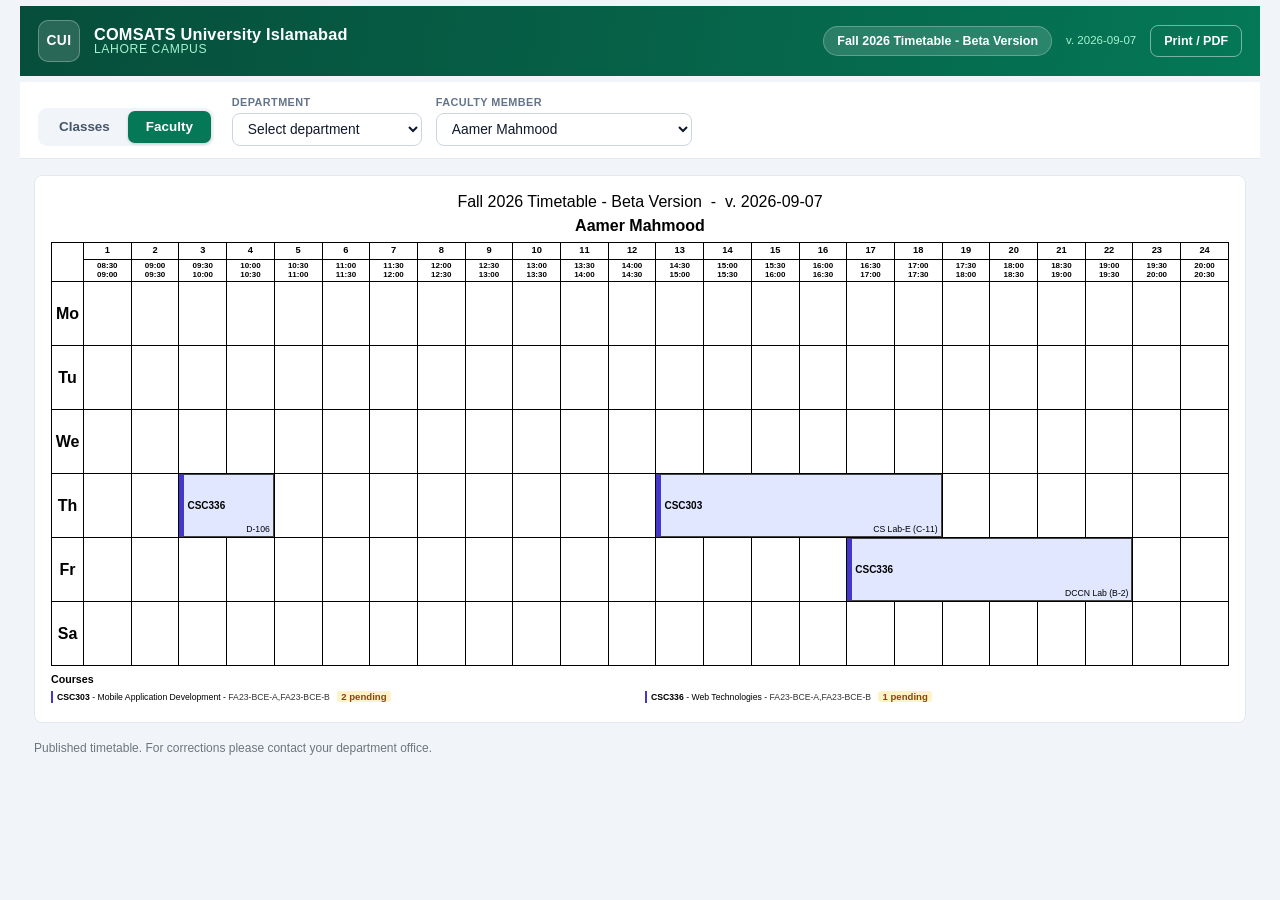
<file: scraper/fixtures/teacher_pending_courses.html>
<!DOCTYPE html>
<html lang="en">
<head>
    <meta charset="utf-8" />
    <meta name="viewport" content="width=device-width, initial-scale=1" />
    <title>Aamer Mahmood &mdash; CUI Lahore Timetable</title>
    <link href="https://cdn.jsdelivr.net/npm/bootstrap@5.3.3/dist/css/bootstrap.min.css" rel="stylesheet" />
    <style>
    /* Landscape, because 24 half-hour periods across the page is the point of the sheet. */
    @page { size: A4 landscape; margin: 8mm; }

    body { font-family: Arial, Helvetica, sans-serif; color: #000; margin: 0; }

    /* One sheet per class. Every sheet but the last starts a new page. */
    .sheet { page-break-after: always; break-after: page; }
    .sheet:last-child { page-break-after: auto; break-after: auto; }

    /* Two centred lines: the timetable and the version it dates from, then the class. */
    .head       { text-align: center; margin-bottom: 4px; }
    .head .term { font-size: 12pt; }
    .head .cls  { font-size: 12pt; font-weight: bold; }

    table.grid { border-collapse: collapse; width: 100%; table-layout: fixed; }
    table.grid th, table.grid td { border: 1px solid #000; }

    /* The lanes inside a day are separated by position, exactly as on screen, so only the end of
       a day carries a rule. The day label keeps its own box. */
    table.grid tbody td { border-top: 0; border-bottom: 0; }
    table.grid tbody tr.dayend > td { border-bottom: 1px solid #000; }
    table.grid tbody td.daycol { border-top: 1px solid #000; border-bottom: 1px solid #000; }

    /* A daily break. Hatched rather than merely grey, so it cannot be mistaken for a free slot
       even on a photocopy. */
    .brk { background: repeating-linear-gradient(45deg, #e5e7eb, #e5e7eb 3px, #f8fafc 3px, #f8fafc 6px);
           -webkit-print-color-adjust: exact; print-color-adjust: exact; }
    .brklabel { font-size: 5.5pt; color: #374151; white-space: nowrap; padding-left: 1px; }

    .pnum   { font-size: 7pt; font-weight: bold; text-align: center; height: 12px; }
    .ptime  { font-size: 6pt; text-align: center; line-height: 1.1; height: 22px; }
    .daycol { width: 32px; font-size: 12pt; font-weight: bold; text-align: center; }
    /* The row carries the height, set per sheet so every class prints the same size day. The
       cell is the containing block for its lesson, so the block can be pinned to it. */
    .slot   { padding: 0; position: relative; }

    /* A block is one bordered box across the periods it runs, with a colour flash on the left so
       the eye can group a course down the week. The code is the thing that has to be readable at
       a glance, so it carries the larger type even in a one-line group block. */
    /* The block fills its cell by being pinned to it, not by asking for height:100% - a
       percentage height inside a table cell does not resolve, and with its contents positioned
       the block collapsed to a sliver. */
    .blk {
        position: absolute; inset: 0; box-sizing: border-box;
        border: 1px solid #444; border-left-width: 5px;
        line-height: 1.15; padding: 1px 3px; overflow: hidden;
        display: flex; align-items: center; justify-content: space-between; gap: 4px;
    }
    .blk .code { font-weight: bold; white-space: nowrap; font-size: 7.5pt; }
    .blk .room { white-space: nowrap; font-size: 6.5pt; }
    .blk .grp  { font-weight: bold; }

    /* A block spanning every lane is tall enough to place its parts rather than stack them: the
       code sits on the left at mid height, where the eye lands, and the room drops to the foot
       on the right, out of its way. */
    .blk.tall { display: block; }
    .blk.tall .code { position: absolute; left: 3px; top: 50%; transform: translateY(-50%); }
    .blk.tall .room { position: absolute; right: 3px; bottom: 1px; }

    /* The faculty and room sheets put all three parts in corners instead: code top left, room or
       teacher top right, classes along the foot. The class list is the one that overruns, so it
       is the one given the full width and an ellipsis - the printed page cannot be scrolled, and
       a name running under the block's edge is worse than one that stops with a mark saying so. */
    .blk.tall.subj .code { top: 1px; transform: none; }
    .blk.tall.subj .room { top: 1px; bottom: auto; }
    .blk.tall.subj .mid  {
        position: absolute; left: 3px; right: 3px; bottom: 1px;
        font-size: 6.5pt; white-space: nowrap; overflow: hidden; text-overflow: ellipsis;
    }

    /* The course list is a reference under the week, not a second table to study. Two columns
       rather than one long list, because the sheet has to stay on one page. */
    .courses { column-count: 2; column-gap: 10px; margin-top: 4px; }
    /* One course, one line: code, title, credits and teacher. */
    .course  { break-inside: avoid; page-break-inside: avoid; margin-bottom: 1px;
               padding-left: 4px; border-left: 2px solid #cbd5e1;
               font-size: 6.5pt; line-height: 1.2; }
    .course .ct { color: #333; }
    .course .cc { font-weight: bold; }

    /* Only a lesson that is NOT timetabled says how it meets - for the rest it would be the same
       word on every line, which is no information at all. */
    .mode { font-size: 5.5pt; border: 1px solid #666; border-radius: 6px;
            padding: 0 3px; margin-left: 2px; white-space: nowrap; }

    /* The group a course belongs to, where it has one - the same name that labels its lane. */
    .grpb { font-size: 5.5pt; font-weight: bold; border: 1px solid #4c1d95; color: #4c1d95;
            border-radius: 6px; padding: 0 3px; margin-left: 2px; white-space: nowrap; }

    .listhead { font-size: 8pt; font-weight: bold; margin-top: 5px; }

    @media print { .noprint { display: none !important; } }
    .noprint { margin: 6px 0; font-family: Arial; font-size: 9pt; }
</style>

    <style>
        body { background: #f1f5f9; }
        .wrap { max-width: 1240px; margin: 0 auto; padding: 0 0 40px; }

        /* MASTHEAD. One band, one identity: mark, name, term. The green is the university's, kept
           deep enough that white type sits on it comfortably at any size. */
        .masthead { background: linear-gradient(100deg, #064e3b 0%, #065f46 45%, #047857 100%);
                    color: #fff; padding: 14px 18px; }
        .mh-main { max-width: 1240px; margin: 0 auto; display: flex; align-items: center;
                   gap: 14px; flex-wrap: wrap; }
        .mh-mark { width: 42px; height: 42px; border-radius: 10px; flex: 0 0 auto;
                   background: rgba(255,255,255,.14); border: 1px solid rgba(255,255,255,.28);
                   display: flex; align-items: center; justify-content: center;
                   font-weight: 800; letter-spacing: .5px; font-size: .86rem; }
        .mh-name { line-height: 1.15; margin-right: auto; }
        .mh-uni { font-weight: 700; font-size: 1.02rem; letter-spacing: .2px; }
        .mh-campus { font-size: .76rem; color: #a7f3d0; letter-spacing: .6px; text-transform: uppercase; }
        .mh-term { background: rgba(255,255,255,.15); border: 1px solid rgba(255,255,255,.25);
                   border-radius: 999px; padding: 5px 13px; font-size: .78rem; font-weight: 600; }
        .mh-ver { font-size: .72rem; color: #a7f3d0; }
        .mh-print { background: transparent; color: #fff; border: 1px solid rgba(255,255,255,.45);
                    border-radius: 8px; padding: 6px 13px; font-size: .78rem; font-weight: 600;
                    cursor: pointer; transition: background .15s ease; }
        .mh-print:hover { background: rgba(255,255,255,.16); }

        /* CONTROLS. White, directly under the band, so the page reads as one object. */
        .controls { background: #fff; border-bottom: 1px solid #e2e8f0; padding: 12px 18px;
                    display: flex; align-items: flex-end; gap: 18px; flex-wrap: wrap;
                    max-width: 1240px; margin: 0 auto 16px; }

        /* A segmented control: two choices, one visibly chosen, no dropdown to open. */
        .seg { display: inline-flex; background: #f1f5f9; border-radius: 9px; padding: 3px; }
        .seg a { padding: 6px 18px; border-radius: 7px; font-size: .84rem; font-weight: 600;
                 color: #475569; text-decoration: none; transition: all .15s ease; }
        .seg a.on { background: #047857; color: #fff; box-shadow: 0 1px 3px rgba(0,0,0,.18); }
        .seg a:not(.on):hover { color: #0f172a; }

        .pickers { display: flex; gap: 14px; flex-wrap: wrap; align-items: flex-end; }
        .pickers label { display: flex; flex-direction: column; gap: 3px; }
        .pickers span { font-size: .68rem; font-weight: 700; letter-spacing: .4px;
                        text-transform: uppercase; color: #64748b; }
        .pickers select { border: 1px solid #cbd5e1; border-radius: 8px; padding: 7px 11px;
                          font-size: .86rem; min-width: 190px; background: #fff; color: #0f172a; }
        .pickers select:focus { outline: none; border-color: #047857;
                                box-shadow: 0 0 0 3px rgba(4,120,87,.15); }

        .sheetwrap { max-width: 1240px; margin: 0 auto; padding: 0 14px; }
        .sheet { background: #fff; padding: 14px 16px 18px; border: 1px solid #e2e8f0; border-radius: .5rem; }
        /* A grid this wide must never be squeezed to illegibility on a phone. */
        .scroller { overflow-x: auto; -webkit-overflow-scrolling: touch; }
        .scroller table.grid { min-width: 900px; }
        /* Anything still to be scheduled is said plainly rather than left as a gap in the grid. */
        .listhead .pendtot { font-weight: 700; color: #b45309; margin-left: 8px; font-size: .74rem; }
        .course .pend { background: #fef3c7; color: #92400e; border-radius: 3px;
                        padding: 0 4px; margin-left: 5px; font-size: .6rem; font-weight: 700; }
        @media print { .noprint { display: none !important; } body { background: #fff; }
                        .sheet { border: 0; padding: 0; } }
    </style>
</head>
<body>
<div class="wrap">

    <header class="masthead noprint">
        <div class="mh-main">
            <div class="mh-mark">CUI</div>
            <div class="mh-name">
                <div class="mh-uni">COMSATS University Islamabad</div>
                <div class="mh-campus">Lahore Campus</div>
            </div>
                <span class="mh-term">Fall 2026 Timetable - Beta Version</span>
                <span class="mh-ver">v. 2026-09-07</span>
                <button class="mh-print" onclick="window.print()" title="Print or save as PDF">
                    Print / PDF
                </button>
        </div>
    </header>

        <div class="controls noprint">
            <div class="seg">
                <a class="" href="?Kind=class">Classes</a>
                <a class="on" href="?Kind=teacher">Faculty</a>
            </div>

            <form method="get" class="pickers">
                <input type="hidden" name="Kind" value="teacher" />
                <label>
                    <span>Department</span>
                    <select name="Dept" onchange="this.form.Who.value='';this.form.submit()">
                        <option value="">Select department</option>
                            <option value="CE">CE</option>
                            <option value="ChE">ChE</option>
                            <option value="Chemistry">Chemistry</option>
                            <option value="CS">CS</option>
                            <option value="ECO">ECO</option>
                            <option value="EE">EE</option>
                            <option value="HUM">HUM</option>
                            <option value="HUM-Media">HUM-Media</option>
                            <option value="IRCBM">IRCBM</option>
                            <option value="Math">Math</option>
                            <option value="MS">MS</option>
                            <option value="Pharmacy">Pharmacy</option>
                            <option value="Phy">Phy</option>
                            <option value="Stat">Stat</option>
                    </select>
                </label>
                <label>
                    <span>Faculty member</span>
                    <select name="Who" onchange="this.form.submit()">
                        <option value="">Select faculty member</option>
                            <option value="Aamer Mahmood" selected="selected">Aamer Mahmood</option>
                            <option value="Aasma Shabbir">Aasma Shabbir</option>
                            <option value="Abdul Hannan">Abdul Hannan</option>
                            <option value="Abdul Karim Shahid">Abdul Karim Shahid</option>
                            <option value="Abdul Qayyum">Abdul Qayyum</option>
                            <option value="Abu Bakr Talha Jalil">Abu Bakr Talha Jalil</option>
                            <option value="Abubakar Siddique">Abubakar Siddique</option>
                            <option value="Aena Khalid">Aena Khalid</option>
                            <option value="Affan Ahmad Khan">Affan Ahmad Khan</option>
                            <option value="Ahmad Mehmood">Ahmad Mehmood</option>
                            <option value="Ahmad Mudassir">Ahmad Mudassir</option>
                            <option value="Ahmad Naeem">Ahmad Naeem</option>
                            <option value="Ahmad Raza">Ahmad Raza</option>
                            <option value="Ahmad Shahzad">Ahmad Shahzad</option>
                            <option value="Ahmad Younas">Ahmad Younas</option>
                            <option value="Ahsana Idris">Ahsana Idris</option>
                            <option value="Akhtar Abbas Khan">Akhtar Abbas Khan</option>
                            <option value="Akhzar Nazeer">Akhzar Nazeer</option>
                            <option value="Akmal Rana">Akmal Rana</option>
                            <option value="Amaid Zia">Amaid Zia</option>
                            <option value="Amina Hameed">Amina Hameed</option>
                            <option value="Amina Riaz">Amina Riaz</option>
                            <option value="Amna Arif">Amna Arif</option>
                            <option value="Amna Nisar">Amna Nisar</option>
                            <option value="Amna Riaz">Amna Riaz</option>
                            <option value="Anam Amjad">Anam Amjad</option>
                            <option value="Anam Nawaz Malik">Anam Nawaz Malik</option>
                            <option value="Anas Toqeer">Anas Toqeer</option>
                            <option value="Aneel Waqas">Aneel Waqas</option>
                            <option value="Anum Shehzadi">Anum Shehzadi</option>
                            <option value="Aqib Ali">Aqib Ali</option>
                            <option value="Aqsa Faooq">Aqsa Faooq</option>
                            <option value="Aqsa Nawaz">Aqsa Nawaz</option>
                            <option value="Arfa Mushtaq">Arfa Mushtaq</option>
                            <option value="Arfa Tariq">Arfa Tariq</option>
                            <option value="Asif Shahzad">Asif Shahzad</option>
                            <option value="Asifa Sohail">Asifa Sohail</option>
                            <option value="Asma Tariq">Asma Tariq</option>
                            <option value="Asmara Safdar">Asmara Safdar</option>
                            <option value="Ata-Ur-Rehman">Ata-Ur-Rehman</option>
                            <option value="Awais">Awais</option>
                            <option value="Awais Inayat">Awais Inayat</option>
                            <option value="Ayan Omar Malik">Ayan Omar Malik</option>
                            <option value="Ayesha Aziz">Ayesha Aziz</option>
                            <option value="Ayesha Fatima">Ayesha Fatima</option>
                            <option value="Ayesha Muqaddas">Ayesha Muqaddas</option>
                            <option value="Ayesha Saddiqa">Ayesha Saddiqa</option>
                            <option value="Ayesha Yunus">Ayesha Yunus</option>
                            <option value="Bilal Javed">Bilal Javed</option>
                            <option value="Dr. Aamir Sanaullah">Dr. Aamir Sanaullah</option>
                            <option value="Dr. Aasia Nusrat">Dr. Aasia Nusrat</option>
                            <option value="Dr. Abbas Javed">Dr. Abbas Javed</option>
                            <option value="Dr. Abdul Jawad">Dr. Abdul Jawad</option>
                            <option value="Dr. Abdul Razzaq">Dr. Abdul Razzaq</option>
                            <option value="Dr. Abdul Sattar">Dr. Abdul Sattar</option>
                            <option value="Dr. Abdul Wahid">Dr. Abdul Wahid</option>
                            <option value="Dr. Abdus Sattar Abbassi">Dr. Abdus Sattar Abbassi</option>
                            <option value="Dr. Abid Mehmood Yousaf">Dr. Abid Mehmood Yousaf</option>
                            <option value="Dr. Abid Sohail">Dr. Abid Sohail</option>
                            <option value="Dr. Abrar Faisal">Dr. Abrar Faisal</option>
                            <option value="Dr. Afshan Kanwal">Dr. Afshan Kanwal</option>
                            <option value="Dr. Afshan Noureen">Dr. Afshan Noureen</option>
                            <option value="Dr. Ahmad Qammar">Dr. Ahmad Qammar</option>
                            <option value="Dr. Ajmal Khan">Dr. Ajmal Khan</option>
                            <option value="Dr. Akbar Ali">Dr. Akbar Ali</option>
                            <option value="Dr. Aksam Iftikhar">Dr. Aksam Iftikhar</option>
                            <option value="Dr. Ali Raza">Dr. Ali Raza</option>
                            <option value="Dr. Ambreen Sarwar">Dr. Ambreen Sarwar</option>
                            <option value="Dr. Amir Rashid">Dr. Amir Rashid</option>
                            <option value="Dr. Amjad Javaid">Dr. Amjad Javaid</option>
                            <option value="Dr. Ammar Abid">Dr. Ammar Abid</option>
                            <option value="Dr. Amna Mir">Dr. Amna Mir</option>
                            <option value="Dr. Amna Naveed">Dr. Amna Naveed</option>
                            <option value="Dr. Aqeel Ahmed Bazmi">Dr. Aqeel Ahmed Bazmi</option>
                            <option value="Dr. Aqeel Imran">Dr. Aqeel Imran</option>
                            <option value="Dr. Aqsa Akbar">Dr. Aqsa Akbar</option>
                            <option value="Dr. Arif Hussain">Dr. Arif Hussain</option>
                            <option value="Dr. Arsalan Ahmed">Dr. Arsalan Ahmed</option>
                            <option value="Dr. Arsla Khan">Dr. Arsla Khan</option>
                            <option value="Dr. Ashfaq Ahmad">Dr. Ashfaq Ahmad</option>
                            <option value="Dr. Asim Ali Khan">Dr. Asim Ali Khan</option>
                            <option value="Dr. Asim Manzoor">Dr. Asim Manzoor</option>
                            <option value="Dr. Asma Arshad">Dr. Asma Arshad</option>
                            <option value="Dr. Asma Imran">Dr. Asma Imran</option>
                            <option value="Dr. Atif Saeed">Dr. Atif Saeed</option>
                            <option value="Dr. Atiq-ur-Rehman">Dr. Atiq-ur-Rehman</option>
                            <option value="Dr. Ayaz Hassan">Dr. Ayaz Hassan</option>
                            <option value="Dr. Ayesha Ali">Dr. Ayesha Ali</option>
                            <option value="Dr. Ayesha Mirza">Dr. Ayesha Mirza</option>
                            <option value="Dr. Azam Zaka">Dr. Azam Zaka</option>
                            <option value="Dr. Azeem Mushtaq">Dr. Azeem Mushtaq</option>
                            <option value="Dr. Babar Ali">Dr. Babar Ali</option>
                            <option value="Dr. Basit Aziz">Dr. Basit Aziz</option>
                            <option value="Dr. Bilal Bhutta">Dr. Bilal Bhutta</option>
                            <option value="Dr. Bilal Zafar">Dr. Bilal Zafar</option>
                            <option value="Dr. Fahad Javaid">Dr. Fahad Javaid</option>
                            <option value="Dr. Fahad Rehman">Dr. Fahad Rehman</option>
                            <option value="Dr. Faisal Ahmed">Dr. Faisal Ahmed</option>
                            <option value="Dr. Faisal Saeed">Dr. Faisal Saeed</option>
                            <option value="Dr. Faiza Mustafa">Dr. Faiza Mustafa</option>
                            <option value="Dr. Farah Alvi">Dr. Farah Alvi</option>
                            <option value="Dr. Fariha Rehman">Dr. Fariha Rehman</option>
                            <option value="Dr. Farooq">Dr. Farooq</option>
                            <option value="Dr. Farooq Ahmad">Dr. Farooq Ahmad</option>
                            <option value="Dr. Farooq-i-Azam">Dr. Farooq-i-Azam</option>
                            <option value="Dr. Farrukh Zeshan">Dr. Farrukh Zeshan</option>
                            <option value="Dr. Farzana Ashraf">Dr. Farzana Ashraf</option>
                            <option value="Dr. Fawad Azeem">Dr. Fawad Azeem</option>
                            <option value="Dr. Ghulam Abbas">Dr. Ghulam Abbas</option>
                            <option value="Dr. Ghulam Rasool">Dr. Ghulam Rasool</option>
                            <option value="Dr. Habib">Dr. Habib</option>
                            <option value="Dr. Hafiz Afzal Siddiqui">Dr. Hafiz Afzal Siddiqui</option>
                            <option value="Dr. Hafiz Zahid Mahmood">Dr. Hafiz Zahid Mahmood</option>
                            <option value="Dr. Hafiza Fakhera Ikram">Dr. Hafiza Fakhera Ikram</option>
                            <option value="Dr. Hamad Khalid">Dr. Hamad Khalid</option>
                            <option value="Dr. Hamid Turab Mirza">Dr. Hamid Turab Mirza</option>
                            <option value="Dr. Hammad Aziz">Dr. Hammad Aziz</option>
                            <option value="Dr. Hanan Tariq">Dr. Hanan Tariq</option>
                            <option value="Dr. Hani Shaker">Dr. Hani Shaker</option>
                            <option value="Dr. Hasan Jamal">Dr. Hasan Jamal</option>
                            <option value="Dr. Hina Javed">Dr. Hina Javed</option>
                            <option value="Dr. Iffat Khalid">Dr. Iffat Khalid</option>
                            <option value="Dr. Iftikhar Ahmed">Dr. Iftikhar Ahmed</option>
                            <option value="Dr. Ihtisham Umar">Dr. Ihtisham Umar</option>
                            <option value="Dr. Ikram Ullah Khosa">Dr. Ikram Ullah Khosa</option>
                            <option value="Dr. Imran Nazir">Dr. Imran Nazir</option>
                            <option value="Dr. Imran Rafiq">Dr. Imran Rafiq</option>
                            <option value="Dr. Imran Shafique">Dr. Imran Shafique</option>
                            <option value="Dr. Imran Sindhu">Dr. Imran Sindhu</option>
                            <option value="Dr. Imran Zulfiqar Cheema">Dr. Imran Zulfiqar Cheema</option>
                            <option value="Dr. Iqra Obaid">Dr. Iqra Obaid</option>
                            <option value="Dr. Iram Nadeem">Dr. Iram Nadeem</option>
                            <option value="Dr. Irfan">Dr. Irfan</option>
                            <option value="Dr. Ishrat Sultana">Dr. Ishrat Sultana</option>
                            <option value="Dr. Ismail">Dr. Ismail</option>
                            <option value="Dr. Javaria Farooqui">Dr. Javaria Farooqui</option>
                            <option value="Dr. Jawad Shafi">Dr. Jawad Shafi</option>
                            <option value="Dr. Jawaria Fatima">Dr. Jawaria Fatima</option>
                            <option value="Dr. Jehangir Arshad">Dr. Jehangir Arshad</option>
                            <option value="Dr. Junaid Amjad">Dr. Junaid Amjad</option>
                            <option value="Dr. Kanwal Bilal">Dr. Kanwal Bilal</option>
                            <option value="Dr. Kanwal Rashid">Dr. Kanwal Rashid</option>
                            <option value="Dr. Kashif Nazar">Dr. Kashif Nazar</option>
                            <option value="Dr. Khaliq Majeed">Dr. Khaliq Majeed</option>
                            <option value="Dr. Khan">Dr. Khan</option>
                            <option value="Dr. Khawaja Fawad Latif">Dr. Khawaja Fawad Latif</option>
                            <option value="Dr. Khuram Shahzad">Dr. Khuram Shahzad</option>
                            <option value="Dr. Khurram Ali">Dr. Khurram Ali</option>
                            <option value="Dr. Lubna Sherin">Dr. Lubna Sherin</option>
                            <option value="Dr. Madeeha Amjad">Dr. Madeeha Amjad</option>
                            <option value="Dr. Madiha Khalid">Dr. Madiha Khalid</option>
                            <option value="Dr. Madiha Qayyum">Dr. Madiha Qayyum</option>
                            <option value="Dr. Mahira Ahmad">Dr. Mahira Ahmad</option>
                            <option value="Dr. Mahrukh Bokhari">Dr. Mahrukh Bokhari</option>
                            <option value="Dr. Maqsood Ahmad">Dr. Maqsood Ahmad</option>
                            <option value="Dr. Maria Mustafa">Dr. Maria Mustafa</option>
                            <option value="Dr. Maryam Amjad">Dr. Maryam Amjad</option>
                            <option value="Dr. Mashood Ahmad">Dr. Mashood Ahmad</option>
                            <option value="Dr. Masood Ahmad">Dr. Masood Ahmad</option>
                            <option value="Dr. Mazhar Amjad Gillani">Dr. Mazhar Amjad Gillani</option>
                            <option value="Dr. Mehwish Batool">Dr. Mehwish Batool</option>
                            <option value="Dr. Memoona Idris">Dr. Memoona Idris</option>
                            <option value="Dr. Mian Farooq">Dr. Mian Farooq</option>
                            <option value="Dr. Mirza Tariq Hamayun">Dr. Mirza Tariq Hamayun</option>
                            <option value="Dr. Mohsan Hassan">Dr. Mohsan Hassan</option>
                            <option value="Dr. Mohsin">Dr. Mohsin</option>
                            <option value="Dr. Mubashar Aziz">Dr. Mubashar Aziz</option>
                            <option value="Dr. Mudasser Hussain Awan">Dr. Mudasser Hussain Awan</option>
                            <option value="Dr. Muhamamd Hasanain">Dr. Muhamamd Hasanain</option>
                            <option value="Dr. Muhammad Haris Hamayun">Dr. Muhammad Haris Hamayun</option>
                            <option value="Dr. Muhammad Mazhar">Dr. Muhammad Mazhar</option>
                            <option value="Dr. Muhammad Omer">Dr. Muhammad Omer</option>
                            <option value="Dr. Muhammad Sharjeel">Dr. Muhammad Sharjeel</option>
                            <option value="Dr. Mujtaba Hussain Jaffery">Dr. Mujtaba Hussain Jaffery</option>
                            <option value="Dr. Mukhtar Ahmad">Dr. Mukhtar Ahmad</option>
                            <option value="Dr. Muneeba Shakil">Dr. Muneeba Shakil</option>
                            <option value="Dr. Nadeem Ahmad">Dr. Nadeem Ahmad</option>
                            <option value="Dr. Nadeem Jaffar">Dr. Nadeem Jaffar</option>
                            <option value="Dr. Nadeem Rafique">Dr. Nadeem Rafique</option>
                            <option value="Dr. Naeem Awais">Dr. Naeem Awais</option>
                            <option value="Dr. Naima Amin">Dr. Naima Amin</option>
                            <option value="Dr. Naima Khurshid">Dr. Naima Khurshid</option>
                            <option value="Dr. Nauman Bashir">Dr. Nauman Bashir</option>
                            <option value="Dr. Naveed Aslam">Dr. Naveed Aslam</option>
                            <option value="Dr. Noaman-ul-Haq">Dr. Noaman-ul-Haq</option>
                            <option value="Dr. Noor Aziz">Dr. Noor Aziz</option>
                            <option value="Dr. Noor-ul-Amin">Dr. Noor-ul-Amin</option>
                            <option value="Dr. Nosheen Akbar">Dr. Nosheen Akbar</option>
                            <option value="Dr. Numera Arshad">Dr. Numera Arshad</option>
                            <option value="Dr. Qasim Raza Khan">Dr. Qasim Raza Khan</option>
                            <option value="Dr. Rabia Saleem">Dr. Rabia Saleem</option>
                            <option value="Dr. Rafaqat Ali">Dr. Rafaqat Ali</option>
                            <option value="Dr. Rafi Amir ud Din">Dr. Rafi Amir ud Din</option>
                            <option value="Dr. Rafiullah">Dr. Rafiullah</option>
                            <option value="Dr. Rai Zahoor Ahmad">Dr. Rai Zahoor Ahmad</option>
                            <option value="Dr. Rana Nadir Idrees">Dr. Rana Nadir Idrees</option>
                            <option value="Dr. Rao Adeel Nawab">Dr. Rao Adeel Nawab</option>
                            <option value="Dr. Rao Atif">Dr. Rao Atif</option>
                            <option value="Dr. Rao Zia ur Rehman">Dr. Rao Zia ur Rehman</option>
                            <option value="Dr. Riffat Jabeen">Dr. Riffat Jabeen</option>
                            <option value="Dr. S. Imran Hassan">Dr. S. Imran Hassan</option>
                            <option value="Dr. Sabahat Riaz">Dr. Sabahat Riaz</option>
                            <option value="Dr. Sabeehuddin Hassan">Dr. Sabeehuddin Hassan</option>
                            <option value="Dr. Sadaf Ehsan">Dr. Sadaf Ehsan</option>
                            <option value="Dr. Sadaf Fatima">Dr. Sadaf Fatima</option>
                            <option value="Dr. Sadaf Ul Hassan">Dr. Sadaf Ul Hassan</option>
                            <option value="Dr. Sadia Khalid">Dr. Sadia Khalid</option>
                            <option value="Dr. Saima Akhtar">Dr. Saima Akhtar</option>
                            <option value="Dr. Saleem Akhtar">Dr. Saleem Akhtar</option>
                            <option value="Dr. Samiya Shahzad">Dr. Samiya Shahzad</option>
                            <option value="Dr. Samya Tahir">Dr. Samya Tahir</option>
                            <option value="Dr. Sana Maqbool">Dr. Sana Maqbool</option>
                            <option value="Dr. Sara Hasnain">Dr. Sara Hasnain</option>
                            <option value="Dr. Shafiq Kamboh">Dr. Shafiq Kamboh</option>
                            <option value="Dr. Shahbaz Akhtar Abid">Dr. Shahbaz Akhtar Abid</option>
                            <option value="Dr. Shahid Bhatti">Dr. Shahid Bhatti</option>
                            <option value="Dr. Shahid Nazir">Dr. Shahid Nazir</option>
                            <option value="Dr. Shahzad Khurram">Dr. Shahzad Khurram</option>
                            <option value="Dr. Shakeel Aslam">Dr. Shakeel Aslam</option>
                            <option value="Dr. Shamaila Rani">Dr. Shamaila Rani</option>
                            <option value="Dr. Shamana Munawar">Dr. Shamana Munawar</option>
                            <option value="Dr. Shazia Rana">Dr. Shazia Rana</option>
                            <option value="Dr. Siddique Akhtar Ehsan">Dr. Siddique Akhtar Ehsan</option>
                            <option value="Dr. Sidra Afzal">Dr. Sidra Afzal</option>
                            <option value="Dr. Sidra Ramzan">Dr. Sidra Ramzan</option>
                            <option value="Dr. Sohail Riaz">Dr. Sohail Riaz</option>
                            <option value="Dr. Summaira Malik">Dr. Summaira Malik</option>
                            <option value="Dr. Syed Atif Ali">Dr. Syed Atif Ali</option>
                            <option value="Dr. Syed Awais Ali Shah Bokhari">Dr. Syed Awais Ali Shah Bokhari</option>
                            <option value="Dr. Syed Irfan">Dr. Syed Irfan</option>
                            <option value="Dr. Syed Nauman Ahmad">Dr. Syed Nauman Ahmad</option>
                            <option value="Dr. Syed Oan Abbas">Dr. Syed Oan Abbas</option>
                            <option value="Dr. Syed Oan Bukhari">Dr. Syed Oan Bukhari</option>
                            <option value="Dr. Syed Tahir Raza Rizvi">Dr. Syed Tahir Raza Rizvi</option>
                            <option value="Dr. Tahir Maqsood">Dr. Tahir Maqsood</option>
                            <option value="Dr. Tajammal Hussain">Dr. Tajammal Hussain</option>
                            <option value="Dr. Tamania Khan">Dr. Tamania Khan</option>
                            <option value="Dr. Tareq Manzoor">Dr. Tareq Manzoor</option>
                            <option value="Dr. Tariq Javed Zia">Dr. Tariq Javed Zia</option>
                            <option value="Dr. Tariq Mehmood Raza">Dr. Tariq Mehmood Raza</option>
                            <option value="Dr. Tariq Najmi">Dr. Tariq Najmi</option>
                            <option value="Dr. Tariq Umer">Dr. Tariq Umer</option>
                            <option value="Dr. Tayyab Ch">Dr. Tayyab Ch</option>
                            <option value="Dr. Umara Shaheen">Dr. Umara Shaheen</option>
                            <option value="Dr. Umber Noreen">Dr. Umber Noreen</option>
                            <option value="Dr. Ume Salma Amjad">Dr. Ume Salma Amjad</option>
                            <option value="Dr. Umer Farooq">Dr. Umer Farooq</option>
                            <option value="Dr. Usman">Dr. Usman</option>
                            <option value="Dr. Usman Khurshid">Dr. Usman Khurshid</option>
                            <option value="Dr. Waheed Akhtar">Dr. Waheed Akhtar</option>
                            <option value="Dr. Wajih ur Rehman">Dr. Wajih ur Rehman</option>
                            <option value="Dr. Yaqoob Javed">Dr. Yaqoob Javed</option>
                            <option value="Dr. Yasin">Dr. Yasin</option>
                            <option value="Dr. Yasir Rafique">Dr. Yasir Rafique</option>
                            <option value="Dr. Yasser Shahzad">Dr. Yasser Shahzad</option>
                            <option value="Dr. Zaeema Farooq">Dr. Zaeema Farooq</option>
                            <option value="Dr. Zafar Uz Zaman Anjum">Dr. Zafar Uz Zaman Anjum</option>
                            <option value="Dr. Zahida Ehsan">Dr. Zahida Ehsan</option>
                            <option value="Dr. Zaid Ahmed">Dr. Zaid Ahmed</option>
                            <option value="Dr. Zainab Akhtar">Dr. Zainab Akhtar</option>
                            <option value="Dr. Zakria">Dr. Zakria</option>
                            <option value="Dr. Zeeshan Gillani">Dr. Zeeshan Gillani</option>
                            <option value="Eesha Tariq Bhatty">Eesha Tariq Bhatty</option>
                            <option value="Eisha Afzal">Eisha Afzal</option>
                            <option value="Fahad Murtaza">Fahad Murtaza</option>
                            <option value="Faisal Mumtaz">Faisal Mumtaz</option>
                            <option value="Faisal Tariq">Faisal Tariq</option>
                            <option value="Faiza Afzal">Faiza Afzal</option>
                            <option value="Faiza Shahid">Faiza Shahid</option>
                            <option value="Fakhar Ul Islam">Fakhar Ul Islam</option>
                            <option value="Fakhar un Nisa">Fakhar un Nisa</option>
                            <option value="Farah Kashif">Farah Kashif</option>
                            <option value="Farah Kausar">Farah Kausar</option>
                            <option value="Fareeha Iftikhar">Fareeha Iftikhar</option>
                            <option value="Fatima Kamran">Fatima Kamran</option>
                            <option value="Fizzah Malik">Fizzah Malik</option>
                            <option value="Ghulam Zainab">Ghulam Zainab</option>
                            <option value="Gull Bano Anwar">Gull Bano Anwar</option>
                            <option value="Hafeez Ullah">Hafeez Ullah</option>
                            <option value="Hafiza Noshaba Nisar">Hafiza Noshaba Nisar</option>
                            <option value="Hafiza Sidra Yaseen">Hafiza Sidra Yaseen</option>
                            <option value="Hafsa">Hafsa</option>
                            <option value="Hamid Sajid Sial">Hamid Sajid Sial</option>
                            <option value="Hammda Tayyab">Hammda Tayyab</option>
                            <option value="Hamna Zahid">Hamna Zahid</option>
                            <option value="Hamza Rasool">Hamza Rasool</option>
                            <option value="Haroon Rashid">Haroon Rashid</option>
                            <option value="Hasnain Hayat">Hasnain Hayat</option>
                            <option value="Hibra Imran">Hibra Imran</option>
                            <option value="Hina Amir">Hina Amir</option>
                            <option value="Hina Naz">Hina Naz</option>
                            <option value="Hira Azam">Hira Azam</option>
                            <option value="Hooriya Wajid">Hooriya Wajid</option>
                            <option value="Huma Ejaz">Huma Ejaz</option>
                            <option value="Huma Yasin">Huma Yasin</option>
                            <option value="Humera Afzal">Humera Afzal</option>
                            <option value="Humera Faisal">Humera Faisal</option>
                            <option value="Hunana Masroor">Hunana Masroor</option>
                            <option value="Imran Latif">Imran Latif</option>
                            <option value="Imran Mehar">Imran Mehar</option>
                            <option value="Imran Raza">Imran Raza</option>
                            <option value="Imran ur Rehman">Imran ur Rehman</option>
                            <option value="Imrozia Shaheen">Imrozia Shaheen</option>
                            <option value="Iqra Rafique">Iqra Rafique</option>
                            <option value="Iqra Siddique">Iqra Siddique</option>
                            <option value="Iqra Yasin">Iqra Yasin</option>
                            <option value="Izzat Gul">Izzat Gul</option>
                            <option value="Jaffar Mehmood Butt">Jaffar Mehmood Butt</option>
                            <option value="Javeria Khadim">Javeria Khadim</option>
                            <option value="Junaid Anjum">Junaid Anjum</option>
                            <option value="Junaid Khalil">Junaid Khalil</option>
                            <option value="Kainat Yasin">Kainat Yasin</option>
                            <option value="Kainat Zahid">Kainat Zahid</option>
                            <option value="Kaleem Ullah">Kaleem Ullah</option>
                            <option value="Kanza Ameer">Kanza Ameer</option>
                            <option value="Kashif Gulzar">Kashif Gulzar</option>
                            <option value="Kashif Luqman">Kashif Luqman</option>
                            <option value="Kashif Mehmood">Kashif Mehmood</option>
                            <option value="Khadija Naeem">Khadija Naeem</option>
                            <option value="Khaula Qadeer">Khaula Qadeer</option>
                            <option value="Kinza Basra">Kinza Basra</option>
                            <option value="Kiran Naz">Kiran Naz</option>
                            <option value="M. Aleem Subhani">M. Aleem Subhani</option>
                            <option value="Madeeha Islam">Madeeha Islam</option>
                            <option value="Madiha Sultan">Madiha Sultan</option>
                            <option value="Maham Saleem">Maham Saleem</option>
                            <option value="Mahnoor">Mahnoor</option>
                            <option value="Mahwish Waqas">Mahwish Waqas</option>
                            <option value="Majid Hassan Khattak">Majid Hassan Khattak</option>
                            <option value="Malik Ahmad">Malik Ahmad</option>
                            <option value="Maria Shamim">Maria Shamim</option>
                            <option value="Maryam Ghaffar">Maryam Ghaffar</option>
                            <option value="Maryam Jahangir">Maryam Jahangir</option>
                            <option value="Maryam Nawaz">Maryam Nawaz</option>
                            <option value="Mian Ahmad Yaser">Mian Ahmad Yaser</option>
                            <option value="Mian Hamood ur Rehman">Mian Hamood ur Rehman</option>
                            <option value="Misbah Kanwal">Misbah Kanwal</option>
                            <option value="Moazzam Ali Sahi">Moazzam Ali Sahi</option>
                            <option value="Modassir Ishfaq">Modassir Ishfaq</option>
                            <option value="Mohsin Mehdi">Mohsin Mehdi</option>
                            <option value="Ms. Nimra">Ms. Nimra</option>
                            <option value="Mubeen Naz">Mubeen Naz</option>
                            <option value="Muhammad Jahanzaib">Muhammad Jahanzaib</option>
                            <option value="Muhammad Khalid">Muhammad Khalid</option>
                            <option value="Muhammad Ramzan">Muhammad Ramzan</option>
                            <option value="Muhammad Saad Malik">Muhammad Saad Malik</option>
                            <option value="Muhammad Usman">Muhammad Usman</option>
                            <option value="Muhammad Waheed Zafar">Muhammad Waheed Zafar</option>
                            <option value="Muhmmad Umer Farooq">Muhmmad Umer Farooq</option>
                            <option value="Mulazim Ali">Mulazim Ali</option>
                            <option value="Munawar Ul Zaman">Munawar Ul Zaman</option>
                            <option value="Muneeba Mansha">Muneeba Mansha</option>
                            <option value="Muntaha Ijaz">Muntaha Ijaz</option>
                            <option value="Muntaha Iqbal">Muntaha Iqbal</option>
                            <option value="Muqaddas Sarwar">Muqaddas Sarwar</option>
                            <option value="Muskan Ismail">Muskan Ismail</option>
                            <option value="Naeem Amjad">Naeem Amjad</option>
                            <option value="Naila Ashraf">Naila Ashraf</option>
                            <option value="Naseem Habib">Naseem Habib</option>
                            <option value="Nasir Inayat">Nasir Inayat</option>
                            <option value="Naveed Arif">Naveed Arif</option>
                            <option value="Naveed Chohan">Naveed Chohan</option>
                            <option value="Nayab Sohail">Nayab Sohail</option>
                            <option value="Nayla Yousaf">Nayla Yousaf</option>
                            <option value="Nayyar Butt">Nayyar Butt</option>
                            <option value="Nesruminallah">Nesruminallah</option>
                            <option value="Nida Mumtaz">Nida Mumtaz</option>
                            <option value="Nida Naeem">Nida Naeem</option>
                            <option value="Nimra Pervez">Nimra Pervez</option>
                            <option value="Nisma Saleem">Nisma Saleem</option>
                            <option value="Nizakat Azra">Nizakat Azra</option>
                            <option value="Noman Ahmad Khan">Noman Ahmad Khan</option>
                            <option value="Noreen Naeem">Noreen Naeem</option>
                            <option value="Prof. Dr . Ghazanfar Abbas">Prof. Dr . Ghazanfar Abbas</option>
                            <option value="Prof. Dr. Aamir Razaq">Prof. Dr. Aamir Razaq</option>
                            <option value="Prof. Dr. Adeel Farooq">Prof. Dr. Adeel Farooq</option>
                            <option value="Prof. Dr. Ashfaq Ahmad">Prof. Dr. Ashfaq Ahmad</option>
                            <option value="Prof. Dr. Asif">Prof. Dr. Asif</option>
                            <option value="Prof. Dr. Faisal Nadeem">Prof. Dr. Faisal Nadeem</option>
                            <option value="Prof. Dr. Ghulam Fareed">Prof. Dr. Ghulam Fareed</option>
                            <option value="Prof. Dr. Ghulam Murtaza">Prof. Dr. Ghulam Murtaza</option>
                            <option value="Prof. Dr. Hussain">Prof. Dr. Hussain</option>
                            <option value="Prof. Dr. Imran Ahmad">Prof. Dr. Imran Ahmad</option>
                            <option value="Prof. Dr. Jamil">Prof. Dr. Jamil</option>
                            <option value="Prof. Dr. Kamran Siddiqui">Prof. Dr. Kamran Siddiqui</option>
                            <option value="Prof. Dr. Kashif Ali">Prof. Dr. Kashif Ali</option>
                            <option value="Prof. Dr. Muhammad Younas">Prof. Dr. Muhammad Younas</option>
                            <option value="Prof. Dr. Muhammad Yousaf Bhatti">Prof. Dr. Muhammad Yousaf Bhatti</option>
                            <option value="Prof. Dr. Musferah Mehfooz">Prof. Dr. Musferah Mehfooz</option>
                            <option value="Prof. Dr. Rizwan Raza">Prof. Dr. Rizwan Raza</option>
                            <option value="Prof. Dr. Saad Ihsan Butt">Prof. Dr. Saad Ihsan Butt</option>
                            <option value="Prof. Dr. Sana Javed">Prof. Dr. Sana Javed</option>
                            <option value="Prof. Dr. Shameem Fatima">Prof. Dr. Shameem Fatima</option>
                            <option value="Prof. Dr. Zubair">Prof. Dr. Zubair</option>
                            <option value="Prof. Dr. Zulfiqar Ali">Prof. Dr. Zulfiqar Ali</option>
                            <option value="Rabail Asghar">Rabail Asghar</option>
                            <option value="Rabeea Khan">Rabeea Khan</option>
                            <option value="Rabia Alam">Rabia Alam</option>
                            <option value="Rana Ajmal">Rana Ajmal</option>
                            <option value="Rana Javaid Sadiq">Rana Javaid Sadiq</option>
                            <option value="Rashid Waheed Qureshi">Rashid Waheed Qureshi</option>
                            <option value="Rimsha Saher">Rimsha Saher</option>
                            <option value="Rizwan Qureshi">Rizwan Qureshi</option>
                            <option value="Saba Hanif">Saba Hanif</option>
                            <option value="Saba Shahab Din">Saba Shahab Din</option>
                            <option value="Sadaf Sheharyar">Sadaf Sheharyar</option>
                            <option value="Sadia Umar">Sadia Umar</option>
                            <option value="Saima Muzaffar">Saima Muzaffar</option>
                            <option value="Saira Akbar">Saira Akbar</option>
                            <option value="Saira Nasir">Saira Nasir</option>
                            <option value="Salik Bilal">Salik Bilal</option>
                            <option value="Saman Riaz">Saman Riaz</option>
                            <option value="Saman Safdar">Saman Safdar</option>
                            <option value="Samar Kamal">Samar Kamal</option>
                            <option value="Samar un Nisa">Samar un Nisa</option>
                            <option value="Samawal Razi">Samawal Razi</option>
                            <option value="Sameet Fatima">Sameet Fatima</option>
                            <option value="Samia Arshad">Samia Arshad</option>
                            <option value="Samina Arif">Samina Arif</option>
                            <option value="Samra Dar">Samra Dar</option>
                            <option value="Samra Syed">Samra Syed</option>
                            <option value="Samreen Shahzaib">Samreen Shahzaib</option>
                            <option value="Sana Aslam">Sana Aslam</option>
                            <option value="Sana Ghafoor">Sana Ghafoor</option>
                            <option value="Sandal Yaqoob">Sandal Yaqoob</option>
                            <option value="Sarmad Asim">Sarmad Asim</option>
                            <option value="Sehrish Murtaza">Sehrish Murtaza</option>
                            <option value="Sehrish Shakoor">Sehrish Shakoor</option>
                            <option value="Shabbir Ahmad">Shabbir Ahmad</option>
                            <option value="Shafia Jamil">Shafia Jamil</option>
                            <option value="Shahbaz Ahmad">Shahbaz Ahmad</option>
                            <option value="Shahrukh Naeem">Shahrukh Naeem</option>
                            <option value="Shazia Aziz">Shazia Aziz</option>
                            <option value="Shehryar Abbasi">Shehryar Abbasi</option>
                            <option value="Shireen Gull">Shireen Gull</option>
                            <option value="Shuja Akbar">Shuja Akbar</option>
                            <option value="Shumail Sarwar">Shumail Sarwar</option>
                            <option value="Shumaila Anwar">Shumaila Anwar</option>
                            <option value="Shumaila Nawaz">Shumaila Nawaz</option>
                            <option value="Sidra Nasir">Sidra Nasir</option>
                            <option value="Sobia Iqbal">Sobia Iqbal</option>
                            <option value="Sobia Usman">Sobia Usman</option>
                            <option value="Sonam Shahbaz">Sonam Shahbaz</option>
                            <option value="Sufyan Mahmood">Sufyan Mahmood</option>
                            <option value="Sumaira Saleem">Sumaira Saleem</option>
                            <option value="Sundas Saleem">Sundas Saleem</option>
                            <option value="Syed Ahmad Faran">Syed Ahmad Faran</option>
                            <option value="Syed Irtaza">Syed Irtaza</option>
                            <option value="Syed Jawwad H Gillani">Syed Jawwad H Gillani</option>
                            <option value="Syed Junaid Akhtar">Syed Junaid Akhtar</option>
                            <option value="Syed Waqar Ali Shah">Syed Waqar Ali Shah</option>
                            <option value="Syeda Fatima">Syeda Fatima</option>
                            <option value="Tabassum Nawaz Bajwa">Tabassum Nawaz Bajwa</option>
                            <option value="Tabeer Sabri">Tabeer Sabri</option>
                            <option value="Tahir Aziz Khan">Tahir Aziz Khan</option>
                            <option value="Tahir Muhammad">Tahir Muhammad</option>
                            <option value="Tahir Saif">Tahir Saif</option>
                            <option value="Talha Raheem">Talha Raheem</option>
                            <option value="Tamsila Parveen">Tamsila Parveen</option>
                            <option value="Tayyab">Tayyab</option>
                            <option value="TBD">TBD</option>
                            <option value="TBD10">TBD10</option>
                            <option value="TBD3">TBD3</option>
                            <option value="Tehmina Zubair">Tehmina Zubair</option>
                            <option value="Tooba Ahmad">Tooba Ahmad</option>
                            <option value="Umair Shafiq Khan">Umair Shafiq Khan</option>
                            <option value="Umar Farooq">Umar Farooq</option>
                            <option value="Umar Shahbaz">Umar Shahbaz</option>
                            <option value="Umer Usman">Umer Usman</option>
                            <option value="Usman Akram">Usman Akram</option>
                            <option value="Usman Rafiq">Usman Rafiq</option>
                            <option value="Usman Shehzaib">Usman Shehzaib</option>
                            <option value="Ussama Majeed">Ussama Majeed</option>
                            <option value="Uzair Majeed">Uzair Majeed</option>
                            <option value="Wardah">Wardah</option>
                            <option value="Yella Mehroz">Yella Mehroz</option>
                            <option value="Yusra Amjad">Yusra Amjad</option>
                            <option value="Zaheer Akhtar">Zaheer Akhtar</option>
                            <option value="Zahra Khan">Zahra Khan</option>
                            <option value="Zeenat Afzal">Zeenat Afzal</option>
                            <option value="Zeeshan Rashid">Zeeshan Rashid</option>
                            <option value="Zuha Habib">Zuha Habib</option>
                    </select>
                </label>
            </form>
        </div>

        <div class="sheetwrap">
        <div class="sheet">
            <div class="head">
                <div class="term">Fall 2026 Timetable - Beta Version &nbsp;-&nbsp; v. 2026-09-07</div>
                <div class="cls">Aamer Mahmood</div>
            </div>

            <div class="scroller">
                <table class="grid">
                    <thead>
                        <tr>
                            <th class="daycol" rowspan="2"></th>
                                <th class="pnum">1</th>
                                <th class="pnum">2</th>
                                <th class="pnum">3</th>
                                <th class="pnum">4</th>
                                <th class="pnum">5</th>
                                <th class="pnum">6</th>
                                <th class="pnum">7</th>
                                <th class="pnum">8</th>
                                <th class="pnum">9</th>
                                <th class="pnum">10</th>
                                <th class="pnum">11</th>
                                <th class="pnum">12</th>
                                <th class="pnum">13</th>
                                <th class="pnum">14</th>
                                <th class="pnum">15</th>
                                <th class="pnum">16</th>
                                <th class="pnum">17</th>
                                <th class="pnum">18</th>
                                <th class="pnum">19</th>
                                <th class="pnum">20</th>
                                <th class="pnum">21</th>
                                <th class="pnum">22</th>
                                <th class="pnum">23</th>
                                <th class="pnum">24</th>
                        </tr>
                        <tr>
                                <th class="ptime">
                                    <div>08:30</div>
                                    <div>09:00</div>
                                </th>
                                <th class="ptime">
                                    <div>09:00</div>
                                    <div>09:30</div>
                                </th>
                                <th class="ptime">
                                    <div>09:30</div>
                                    <div>10:00</div>
                                </th>
                                <th class="ptime">
                                    <div>10:00</div>
                                    <div>10:30</div>
                                </th>
                                <th class="ptime">
                                    <div>10:30</div>
                                    <div>11:00</div>
                                </th>
                                <th class="ptime">
                                    <div>11:00</div>
                                    <div>11:30</div>
                                </th>
                                <th class="ptime">
                                    <div>11:30</div>
                                    <div>12:00</div>
                                </th>
                                <th class="ptime">
                                    <div>12:00</div>
                                    <div>12:30</div>
                                </th>
                                <th class="ptime">
                                    <div>12:30</div>
                                    <div>13:00</div>
                                </th>
                                <th class="ptime">
                                    <div>13:00</div>
                                    <div>13:30</div>
                                </th>
                                <th class="ptime">
                                    <div>13:30</div>
                                    <div>14:00</div>
                                </th>
                                <th class="ptime">
                                    <div>14:00</div>
                                    <div>14:30</div>
                                </th>
                                <th class="ptime">
                                    <div>14:30</div>
                                    <div>15:00</div>
                                </th>
                                <th class="ptime">
                                    <div>15:00</div>
                                    <div>15:30</div>
                                </th>
                                <th class="ptime">
                                    <div>15:30</div>
                                    <div>16:00</div>
                                </th>
                                <th class="ptime">
                                    <div>16:00</div>
                                    <div>16:30</div>
                                </th>
                                <th class="ptime">
                                    <div>16:30</div>
                                    <div>17:00</div>
                                </th>
                                <th class="ptime">
                                    <div>17:00</div>
                                    <div>17:30</div>
                                </th>
                                <th class="ptime">
                                    <div>17:30</div>
                                    <div>18:00</div>
                                </th>
                                <th class="ptime">
                                    <div>18:00</div>
                                    <div>18:30</div>
                                </th>
                                <th class="ptime">
                                    <div>18:30</div>
                                    <div>19:00</div>
                                </th>
                                <th class="ptime">
                                    <div>19:00</div>
                                    <div>19:30</div>
                                </th>
                                <th class="ptime">
                                    <div>19:30</div>
                                    <div>20:00</div>
                                </th>
                                <th class="ptime">
                                    <div>20:00</div>
                                    <div>20:30</div>
                                </th>
                        </tr>
                    </thead>
                    <tbody>
                                <tr class="dayend" style="height:64px">
                                        <td class="daycol" rowspan="1">Mo</td>
                                            <td class="slot"></td>
                                            <td class="slot"></td>
                                            <td class="slot"></td>
                                            <td class="slot"></td>
                                            <td class="slot"></td>
                                            <td class="slot"></td>
                                            <td class="slot"></td>
                                            <td class="slot"></td>
                                            <td class="slot"></td>
                                            <td class="slot"></td>
                                            <td class="slot"></td>
                                            <td class="slot"></td>
                                            <td class="slot"></td>
                                            <td class="slot"></td>
                                            <td class="slot"></td>
                                            <td class="slot"></td>
                                            <td class="slot"></td>
                                            <td class="slot"></td>
                                            <td class="slot"></td>
                                            <td class="slot"></td>
                                            <td class="slot"></td>
                                            <td class="slot"></td>
                                            <td class="slot"></td>
                                            <td class="slot"></td>
                                </tr>
                                <tr class="dayend" style="height:64px">
                                        <td class="daycol" rowspan="1">Tu</td>
                                            <td class="slot"></td>
                                            <td class="slot"></td>
                                            <td class="slot"></td>
                                            <td class="slot"></td>
                                            <td class="slot"></td>
                                            <td class="slot"></td>
                                            <td class="slot"></td>
                                            <td class="slot"></td>
                                            <td class="slot"></td>
                                            <td class="slot"></td>
                                            <td class="slot"></td>
                                            <td class="slot"></td>
                                            <td class="slot"></td>
                                            <td class="slot"></td>
                                            <td class="slot"></td>
                                            <td class="slot"></td>
                                            <td class="slot"></td>
                                            <td class="slot"></td>
                                            <td class="slot"></td>
                                            <td class="slot"></td>
                                            <td class="slot"></td>
                                            <td class="slot"></td>
                                            <td class="slot"></td>
                                            <td class="slot"></td>
                                </tr>
                                <tr class="dayend" style="height:64px">
                                        <td class="daycol" rowspan="1">We</td>
                                            <td class="slot"></td>
                                            <td class="slot"></td>
                                            <td class="slot"></td>
                                            <td class="slot"></td>
                                            <td class="slot"></td>
                                            <td class="slot"></td>
                                            <td class="slot"></td>
                                            <td class="slot"></td>
                                            <td class="slot"></td>
                                            <td class="slot"></td>
                                            <td class="slot"></td>
                                            <td class="slot"></td>
                                            <td class="slot"></td>
                                            <td class="slot"></td>
                                            <td class="slot"></td>
                                            <td class="slot"></td>
                                            <td class="slot"></td>
                                            <td class="slot"></td>
                                            <td class="slot"></td>
                                            <td class="slot"></td>
                                            <td class="slot"></td>
                                            <td class="slot"></td>
                                            <td class="slot"></td>
                                            <td class="slot"></td>
                                </tr>
                                <tr class="dayend" style="height:64px">
                                        <td class="daycol" rowspan="1">Th</td>
                                            <td class="slot"></td>
                                            <td class="slot"></td>
                                            <td class="slot" colspan="2" rowspan="1">
                                                <div class="blk tall"
                                                     style="border-left-color:#4338ca; background:#e0e7ff">
                                                    <span class="code">
                                                        CSC336
                                                    </span>
                                                    <span class="room">D-106</span>
                                                </div>
                                            </td>
                                            <td class="slot"></td>
                                            <td class="slot"></td>
                                            <td class="slot"></td>
                                            <td class="slot"></td>
                                            <td class="slot"></td>
                                            <td class="slot"></td>
                                            <td class="slot"></td>
                                            <td class="slot"></td>
                                            <td class="slot" colspan="6" rowspan="1">
                                                <div class="blk tall"
                                                     style="border-left-color:#4338ca; background:#e0e7ff">
                                                    <span class="code">
                                                        CSC303
                                                    </span>
                                                    <span class="room">CS Lab-E (C-11)</span>
                                                </div>
                                            </td>
                                            <td class="slot"></td>
                                            <td class="slot"></td>
                                            <td class="slot"></td>
                                            <td class="slot"></td>
                                            <td class="slot"></td>
                                            <td class="slot"></td>
                                </tr>
                                <tr class="dayend" style="height:64px">
                                        <td class="daycol" rowspan="1">Fr</td>
                                            <td class="slot"></td>
                                            <td class="slot"></td>
                                            <td class="slot"></td>
                                            <td class="slot"></td>
                                            <td class="slot"></td>
                                            <td class="slot"></td>
                                            <td class="slot"></td>
                                            <td class="slot"></td>
                                            <td class="slot"></td>
                                            <td class="slot"></td>
                                            <td class="slot"></td>
                                            <td class="slot"></td>
                                            <td class="slot"></td>
                                            <td class="slot"></td>
                                            <td class="slot"></td>
                                            <td class="slot"></td>
                                            <td class="slot" colspan="6" rowspan="1">
                                                <div class="blk tall"
                                                     style="border-left-color:#4338ca; background:#e0e7ff">
                                                    <span class="code">
                                                        CSC336
                                                    </span>
                                                    <span class="room">DCCN Lab (B-2)</span>
                                                </div>
                                            </td>
                                            <td class="slot"></td>
                                            <td class="slot"></td>
                                </tr>
                                <tr class="dayend" style="height:64px">
                                        <td class="daycol" rowspan="1">Sa</td>
                                            <td class="slot"></td>
                                            <td class="slot"></td>
                                            <td class="slot"></td>
                                            <td class="slot"></td>
                                            <td class="slot"></td>
                                            <td class="slot"></td>
                                            <td class="slot"></td>
                                            <td class="slot"></td>
                                            <td class="slot"></td>
                                            <td class="slot"></td>
                                            <td class="slot"></td>
                                            <td class="slot"></td>
                                            <td class="slot"></td>
                                            <td class="slot"></td>
                                            <td class="slot"></td>
                                            <td class="slot"></td>
                                            <td class="slot"></td>
                                            <td class="slot"></td>
                                            <td class="slot"></td>
                                            <td class="slot"></td>
                                            <td class="slot"></td>
                                            <td class="slot"></td>
                                            <td class="slot"></td>
                                            <td class="slot"></td>
                                </tr>
                    </tbody>
                </table>
            </div>

            <div class="listhead">Courses</div>
            <div class="courses">
                    <div class="course" style="border-left-color:#4338ca">
                        <span class="cc">CSC303</span> - Mobile Application Development
- <span class="ct">FA23-BCE-A,FA23-BCE-B</span>
                            <span class="pend">2 pending</span>
                    </div>
                    <div class="course" style="border-left-color:#4338ca">
                        <span class="cc">CSC336</span> - Web Technologies
- <span class="ct">FA23-BCE-A,FA23-BCE-B</span>
                            <span class="pend">1 pending</span>
                    </div>
            </div>
        </div>
        </div>

    <div class="sheetwrap">
        <p class="text-secondary small mt-3 noprint">
            Published timetable. For corrections please contact your department office.
        </p>
    </div>
</div>
</body>
</html>
</file>
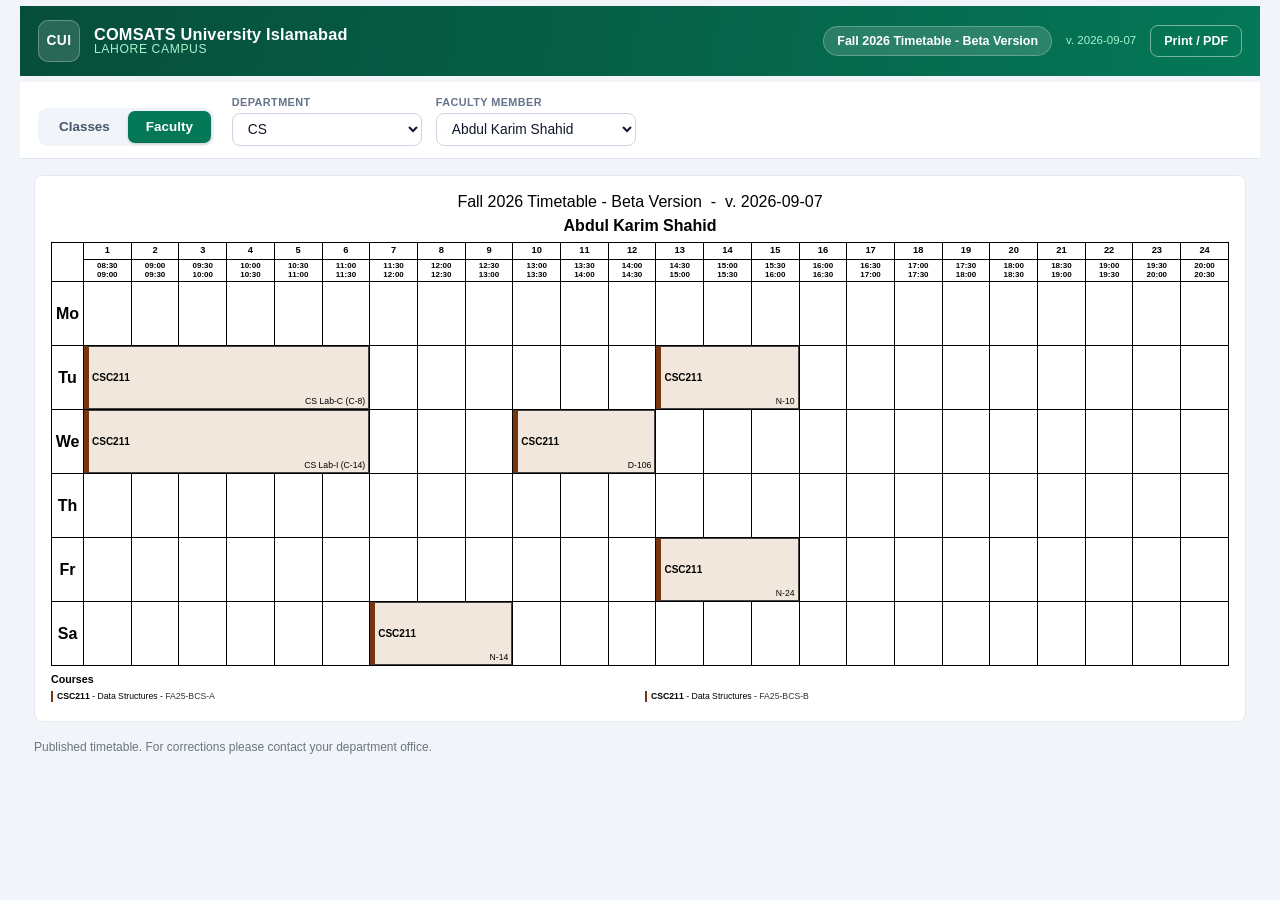
<file: scraper/fixtures/teacher_simple.html>
<!DOCTYPE html>
<html lang="en">
<head>
    <meta charset="utf-8" />
    <meta name="viewport" content="width=device-width, initial-scale=1" />
    <title>Abdul Karim Shahid &mdash; CUI Lahore Timetable</title>
    <link href="https://cdn.jsdelivr.net/npm/bootstrap@5.3.3/dist/css/bootstrap.min.css" rel="stylesheet" />
    <style>
    /* Landscape, because 24 half-hour periods across the page is the point of the sheet. */
    @page { size: A4 landscape; margin: 8mm; }

    body { font-family: Arial, Helvetica, sans-serif; color: #000; margin: 0; }

    /* One sheet per class. Every sheet but the last starts a new page. */
    .sheet { page-break-after: always; break-after: page; }
    .sheet:last-child { page-break-after: auto; break-after: auto; }

    /* Two centred lines: the timetable and the version it dates from, then the class. */
    .head       { text-align: center; margin-bottom: 4px; }
    .head .term { font-size: 12pt; }
    .head .cls  { font-size: 12pt; font-weight: bold; }

    table.grid { border-collapse: collapse; width: 100%; table-layout: fixed; }
    table.grid th, table.grid td { border: 1px solid #000; }

    /* The lanes inside a day are separated by position, exactly as on screen, so only the end of
       a day carries a rule. The day label keeps its own box. */
    table.grid tbody td { border-top: 0; border-bottom: 0; }
    table.grid tbody tr.dayend > td { border-bottom: 1px solid #000; }
    table.grid tbody td.daycol { border-top: 1px solid #000; border-bottom: 1px solid #000; }

    /* A daily break. Hatched rather than merely grey, so it cannot be mistaken for a free slot
       even on a photocopy. */
    .brk { background: repeating-linear-gradient(45deg, #e5e7eb, #e5e7eb 3px, #f8fafc 3px, #f8fafc 6px);
           -webkit-print-color-adjust: exact; print-color-adjust: exact; }
    .brklabel { font-size: 5.5pt; color: #374151; white-space: nowrap; padding-left: 1px; }

    .pnum   { font-size: 7pt; font-weight: bold; text-align: center; height: 12px; }
    .ptime  { font-size: 6pt; text-align: center; line-height: 1.1; height: 22px; }
    .daycol { width: 32px; font-size: 12pt; font-weight: bold; text-align: center; }
    /* The row carries the height, set per sheet so every class prints the same size day. The
       cell is the containing block for its lesson, so the block can be pinned to it. */
    .slot   { padding: 0; position: relative; }

    /* A block is one bordered box across the periods it runs, with a colour flash on the left so
       the eye can group a course down the week. The code is the thing that has to be readable at
       a glance, so it carries the larger type even in a one-line group block. */
    /* The block fills its cell by being pinned to it, not by asking for height:100% - a
       percentage height inside a table cell does not resolve, and with its contents positioned
       the block collapsed to a sliver. */
    .blk {
        position: absolute; inset: 0; box-sizing: border-box;
        border: 1px solid #444; border-left-width: 5px;
        line-height: 1.15; padding: 1px 3px; overflow: hidden;
        display: flex; align-items: center; justify-content: space-between; gap: 4px;
    }
    .blk .code { font-weight: bold; white-space: nowrap; font-size: 7.5pt; }
    .blk .room { white-space: nowrap; font-size: 6.5pt; }
    .blk .grp  { font-weight: bold; }

    /* A block spanning every lane is tall enough to place its parts rather than stack them: the
       code sits on the left at mid height, where the eye lands, and the room drops to the foot
       on the right, out of its way. */
    .blk.tall { display: block; }
    .blk.tall .code { position: absolute; left: 3px; top: 50%; transform: translateY(-50%); }
    .blk.tall .room { position: absolute; right: 3px; bottom: 1px; }

    /* The faculty and room sheets put all three parts in corners instead: code top left, room or
       teacher top right, classes along the foot. The class list is the one that overruns, so it
       is the one given the full width and an ellipsis - the printed page cannot be scrolled, and
       a name running under the block's edge is worse than one that stops with a mark saying so. */
    .blk.tall.subj .code { top: 1px; transform: none; }
    .blk.tall.subj .room { top: 1px; bottom: auto; }
    .blk.tall.subj .mid  {
        position: absolute; left: 3px; right: 3px; bottom: 1px;
        font-size: 6.5pt; white-space: nowrap; overflow: hidden; text-overflow: ellipsis;
    }

    /* The course list is a reference under the week, not a second table to study. Two columns
       rather than one long list, because the sheet has to stay on one page. */
    .courses { column-count: 2; column-gap: 10px; margin-top: 4px; }
    /* One course, one line: code, title, credits and teacher. */
    .course  { break-inside: avoid; page-break-inside: avoid; margin-bottom: 1px;
               padding-left: 4px; border-left: 2px solid #cbd5e1;
               font-size: 6.5pt; line-height: 1.2; }
    .course .ct { color: #333; }
    .course .cc { font-weight: bold; }

    /* Only a lesson that is NOT timetabled says how it meets - for the rest it would be the same
       word on every line, which is no information at all. */
    .mode { font-size: 5.5pt; border: 1px solid #666; border-radius: 6px;
            padding: 0 3px; margin-left: 2px; white-space: nowrap; }

    /* The group a course belongs to, where it has one - the same name that labels its lane. */
    .grpb { font-size: 5.5pt; font-weight: bold; border: 1px solid #4c1d95; color: #4c1d95;
            border-radius: 6px; padding: 0 3px; margin-left: 2px; white-space: nowrap; }

    .listhead { font-size: 8pt; font-weight: bold; margin-top: 5px; }

    @media print { .noprint { display: none !important; } }
    .noprint { margin: 6px 0; font-family: Arial; font-size: 9pt; }
</style>

    <style>
        body { background: #f1f5f9; }
        .wrap { max-width: 1240px; margin: 0 auto; padding: 0 0 40px; }

        /* MASTHEAD. One band, one identity: mark, name, term. The green is the university's, kept
           deep enough that white type sits on it comfortably at any size. */
        .masthead { background: linear-gradient(100deg, #064e3b 0%, #065f46 45%, #047857 100%);
                    color: #fff; padding: 14px 18px; }
        .mh-main { max-width: 1240px; margin: 0 auto; display: flex; align-items: center;
                   gap: 14px; flex-wrap: wrap; }
        .mh-mark { width: 42px; height: 42px; border-radius: 10px; flex: 0 0 auto;
                   background: rgba(255,255,255,.14); border: 1px solid rgba(255,255,255,.28);
                   display: flex; align-items: center; justify-content: center;
                   font-weight: 800; letter-spacing: .5px; font-size: .86rem; }
        .mh-name { line-height: 1.15; margin-right: auto; }
        .mh-uni { font-weight: 700; font-size: 1.02rem; letter-spacing: .2px; }
        .mh-campus { font-size: .76rem; color: #a7f3d0; letter-spacing: .6px; text-transform: uppercase; }
        .mh-term { background: rgba(255,255,255,.15); border: 1px solid rgba(255,255,255,.25);
                   border-radius: 999px; padding: 5px 13px; font-size: .78rem; font-weight: 600; }
        .mh-ver { font-size: .72rem; color: #a7f3d0; }
        .mh-print { background: transparent; color: #fff; border: 1px solid rgba(255,255,255,.45);
                    border-radius: 8px; padding: 6px 13px; font-size: .78rem; font-weight: 600;
                    cursor: pointer; transition: background .15s ease; }
        .mh-print:hover { background: rgba(255,255,255,.16); }

        /* CONTROLS. White, directly under the band, so the page reads as one object. */
        .controls { background: #fff; border-bottom: 1px solid #e2e8f0; padding: 12px 18px;
                    display: flex; align-items: flex-end; gap: 18px; flex-wrap: wrap;
                    max-width: 1240px; margin: 0 auto 16px; }

        /* A segmented control: two choices, one visibly chosen, no dropdown to open. */
        .seg { display: inline-flex; background: #f1f5f9; border-radius: 9px; padding: 3px; }
        .seg a { padding: 6px 18px; border-radius: 7px; font-size: .84rem; font-weight: 600;
                 color: #475569; text-decoration: none; transition: all .15s ease; }
        .seg a.on { background: #047857; color: #fff; box-shadow: 0 1px 3px rgba(0,0,0,.18); }
        .seg a:not(.on):hover { color: #0f172a; }

        .pickers { display: flex; gap: 14px; flex-wrap: wrap; align-items: flex-end; }
        .pickers label { display: flex; flex-direction: column; gap: 3px; }
        .pickers span { font-size: .68rem; font-weight: 700; letter-spacing: .4px;
                        text-transform: uppercase; color: #64748b; }
        .pickers select { border: 1px solid #cbd5e1; border-radius: 8px; padding: 7px 11px;
                          font-size: .86rem; min-width: 190px; background: #fff; color: #0f172a; }
        .pickers select:focus { outline: none; border-color: #047857;
                                box-shadow: 0 0 0 3px rgba(4,120,87,.15); }

        .sheetwrap { max-width: 1240px; margin: 0 auto; padding: 0 14px; }
        .sheet { background: #fff; padding: 14px 16px 18px; border: 1px solid #e2e8f0; border-radius: .5rem; }
        /* A grid this wide must never be squeezed to illegibility on a phone. */
        .scroller { overflow-x: auto; -webkit-overflow-scrolling: touch; }
        .scroller table.grid { min-width: 900px; }
        /* Anything still to be scheduled is said plainly rather than left as a gap in the grid. */
        .listhead .pendtot { font-weight: 700; color: #b45309; margin-left: 8px; font-size: .74rem; }
        .course .pend { background: #fef3c7; color: #92400e; border-radius: 3px;
                        padding: 0 4px; margin-left: 5px; font-size: .6rem; font-weight: 700; }
        @media print { .noprint { display: none !important; } body { background: #fff; }
                        .sheet { border: 0; padding: 0; } }
    </style>
</head>
<body>
<div class="wrap">

    <header class="masthead noprint">
        <div class="mh-main">
            <div class="mh-mark">CUI</div>
            <div class="mh-name">
                <div class="mh-uni">COMSATS University Islamabad</div>
                <div class="mh-campus">Lahore Campus</div>
            </div>
                <span class="mh-term">Fall 2026 Timetable - Beta Version</span>
                <span class="mh-ver">v. 2026-09-07</span>
                <button class="mh-print" onclick="window.print()" title="Print or save as PDF">
                    Print / PDF
                </button>
        </div>
    </header>

        <div class="controls noprint">
            <div class="seg">
                <a class="" href="?Kind=class">Classes</a>
                <a class="on" href="?Kind=teacher">Faculty</a>
            </div>

            <form method="get" class="pickers">
                <input type="hidden" name="Kind" value="teacher" />
                <label>
                    <span>Department</span>
                    <select name="Dept" onchange="this.form.Who.value='';this.form.submit()">
                        <option value="">Select department</option>
                            <option value="CE">CE</option>
                            <option value="ChE">ChE</option>
                            <option value="Chemistry">Chemistry</option>
                            <option value="CS" selected="selected">CS</option>
                            <option value="ECO">ECO</option>
                            <option value="EE">EE</option>
                            <option value="HUM">HUM</option>
                            <option value="HUM-Media">HUM-Media</option>
                            <option value="IRCBM">IRCBM</option>
                            <option value="Math">Math</option>
                            <option value="MS">MS</option>
                            <option value="Pharmacy">Pharmacy</option>
                            <option value="Phy">Phy</option>
                            <option value="Stat">Stat</option>
                    </select>
                </label>
                <label>
                    <span>Faculty member</span>
                    <select name="Who" onchange="this.form.submit()">
                        <option value="">Select faculty member</option>
                            <option value="Aamer Mahmood">Aamer Mahmood</option>
                            <option value="Abdul Karim Shahid" selected="selected">Abdul Karim Shahid</option>
                            <option value="Abdul Qayyum">Abdul Qayyum</option>
                            <option value="Akhzar Nazeer">Akhzar Nazeer</option>
                            <option value="Amaid Zia">Amaid Zia</option>
                            <option value="Anam Amjad">Anam Amjad</option>
                            <option value="Aqsa Nawaz">Aqsa Nawaz</option>
                            <option value="Asif Shahzad">Asif Shahzad</option>
                            <option value="Asmara Safdar">Asmara Safdar</option>
                            <option value="Ayesha Muqaddas">Ayesha Muqaddas</option>
                            <option value="Dr. Abid Sohail">Dr. Abid Sohail</option>
                            <option value="Dr. Aksam Iftikhar">Dr. Aksam Iftikhar</option>
                            <option value="Dr. Ashfaq Ahmad">Dr. Ashfaq Ahmad</option>
                            <option value="Dr. Atif Saeed">Dr. Atif Saeed</option>
                            <option value="Dr. Farooq Ahmad">Dr. Farooq Ahmad</option>
                            <option value="Dr. Farrukh Zeshan">Dr. Farrukh Zeshan</option>
                            <option value="Dr. Ghulam Rasool">Dr. Ghulam Rasool</option>
                            <option value="Dr. Hamid Turab Mirza">Dr. Hamid Turab Mirza</option>
                            <option value="Dr. Hasan Jamal">Dr. Hasan Jamal</option>
                            <option value="Dr. Iqra Obaid">Dr. Iqra Obaid</option>
                            <option value="Dr. Jawad Shafi">Dr. Jawad Shafi</option>
                            <option value="Dr. Madeeha Amjad">Dr. Madeeha Amjad</option>
                            <option value="Dr. Muhamamd Hasanain">Dr. Muhamamd Hasanain</option>
                            <option value="Dr. Muhammad Sharjeel">Dr. Muhammad Sharjeel</option>
                            <option value="Dr. Rao Adeel Nawab">Dr. Rao Adeel Nawab</option>
                            <option value="Dr. Sana Maqbool">Dr. Sana Maqbool</option>
                            <option value="Dr. Shahbaz Akhtar Abid">Dr. Shahbaz Akhtar Abid</option>
                            <option value="Dr. Shahid Bhatti">Dr. Shahid Bhatti</option>
                            <option value="Dr. Tahir Maqsood">Dr. Tahir Maqsood</option>
                            <option value="Dr. Tariq Umer">Dr. Tariq Umer</option>
                            <option value="Dr. Tayyab Ch">Dr. Tayyab Ch</option>
                            <option value="Dr. Zeeshan Gillani">Dr. Zeeshan Gillani</option>
                            <option value="Faisal Mumtaz">Faisal Mumtaz</option>
                            <option value="Fareeha Iftikhar">Fareeha Iftikhar</option>
                            <option value="Gull Bano Anwar">Gull Bano Anwar</option>
                            <option value="Hammda Tayyab">Hammda Tayyab</option>
                            <option value="Humera Afzal">Humera Afzal</option>
                            <option value="Humera Faisal">Humera Faisal</option>
                            <option value="Imran Latif">Imran Latif</option>
                            <option value="Imran Raza">Imran Raza</option>
                            <option value="Iqra Rafique">Iqra Rafique</option>
                            <option value="Junaid Anjum">Junaid Anjum</option>
                            <option value="Khaula Qadeer">Khaula Qadeer</option>
                            <option value="M. Aleem Subhani">M. Aleem Subhani</option>
                            <option value="Maham Saleem">Maham Saleem</option>
                            <option value="Mahwish Waqas">Mahwish Waqas</option>
                            <option value="Mohsin Mehdi">Mohsin Mehdi</option>
                            <option value="Muhammad Saad Malik">Muhammad Saad Malik</option>
                            <option value="Muntaha Iqbal">Muntaha Iqbal</option>
                            <option value="Nida Mumtaz">Nida Mumtaz</option>
                            <option value="Rabail Asghar">Rabail Asghar</option>
                            <option value="Rana Ajmal">Rana Ajmal</option>
                            <option value="Rizwan Qureshi">Rizwan Qureshi</option>
                            <option value="Saman Safdar">Saman Safdar</option>
                            <option value="Sameet Fatima">Sameet Fatima</option>
                            <option value="Samia Arshad">Samia Arshad</option>
                            <option value="Shahrukh Naeem">Shahrukh Naeem</option>
                            <option value="Shireen Gull">Shireen Gull</option>
                            <option value="Shuja Akbar">Shuja Akbar</option>
                            <option value="Sidra Nasir">Sidra Nasir</option>
                            <option value="Sobia Usman">Sobia Usman</option>
                            <option value="Tahir Muhammad">Tahir Muhammad</option>
                            <option value="Umer Usman">Umer Usman</option>
                            <option value="Usman Akram">Usman Akram</option>
                            <option value="Usman Shehzaib">Usman Shehzaib</option>
                            <option value="Yella Mehroz">Yella Mehroz</option>
                            <option value="Zaheer Akhtar">Zaheer Akhtar</option>
                            <option value="Zeenat Afzal">Zeenat Afzal</option>
                    </select>
                </label>
            </form>
        </div>

        <div class="sheetwrap">
        <div class="sheet">
            <div class="head">
                <div class="term">Fall 2026 Timetable - Beta Version &nbsp;-&nbsp; v. 2026-09-07</div>
                <div class="cls">Abdul Karim Shahid</div>
            </div>

            <div class="scroller">
                <table class="grid">
                    <thead>
                        <tr>
                            <th class="daycol" rowspan="2"></th>
                                <th class="pnum">1</th>
                                <th class="pnum">2</th>
                                <th class="pnum">3</th>
                                <th class="pnum">4</th>
                                <th class="pnum">5</th>
                                <th class="pnum">6</th>
                                <th class="pnum">7</th>
                                <th class="pnum">8</th>
                                <th class="pnum">9</th>
                                <th class="pnum">10</th>
                                <th class="pnum">11</th>
                                <th class="pnum">12</th>
                                <th class="pnum">13</th>
                                <th class="pnum">14</th>
                                <th class="pnum">15</th>
                                <th class="pnum">16</th>
                                <th class="pnum">17</th>
                                <th class="pnum">18</th>
                                <th class="pnum">19</th>
                                <th class="pnum">20</th>
                                <th class="pnum">21</th>
                                <th class="pnum">22</th>
                                <th class="pnum">23</th>
                                <th class="pnum">24</th>
                        </tr>
                        <tr>
                                <th class="ptime">
                                    <div>08:30</div>
                                    <div>09:00</div>
                                </th>
                                <th class="ptime">
                                    <div>09:00</div>
                                    <div>09:30</div>
                                </th>
                                <th class="ptime">
                                    <div>09:30</div>
                                    <div>10:00</div>
                                </th>
                                <th class="ptime">
                                    <div>10:00</div>
                                    <div>10:30</div>
                                </th>
                                <th class="ptime">
                                    <div>10:30</div>
                                    <div>11:00</div>
                                </th>
                                <th class="ptime">
                                    <div>11:00</div>
                                    <div>11:30</div>
                                </th>
                                <th class="ptime">
                                    <div>11:30</div>
                                    <div>12:00</div>
                                </th>
                                <th class="ptime">
                                    <div>12:00</div>
                                    <div>12:30</div>
                                </th>
                                <th class="ptime">
                                    <div>12:30</div>
                                    <div>13:00</div>
                                </th>
                                <th class="ptime">
                                    <div>13:00</div>
                                    <div>13:30</div>
                                </th>
                                <th class="ptime">
                                    <div>13:30</div>
                                    <div>14:00</div>
                                </th>
                                <th class="ptime">
                                    <div>14:00</div>
                                    <div>14:30</div>
                                </th>
                                <th class="ptime">
                                    <div>14:30</div>
                                    <div>15:00</div>
                                </th>
                                <th class="ptime">
                                    <div>15:00</div>
                                    <div>15:30</div>
                                </th>
                                <th class="ptime">
                                    <div>15:30</div>
                                    <div>16:00</div>
                                </th>
                                <th class="ptime">
                                    <div>16:00</div>
                                    <div>16:30</div>
                                </th>
                                <th class="ptime">
                                    <div>16:30</div>
                                    <div>17:00</div>
                                </th>
                                <th class="ptime">
                                    <div>17:00</div>
                                    <div>17:30</div>
                                </th>
                                <th class="ptime">
                                    <div>17:30</div>
                                    <div>18:00</div>
                                </th>
                                <th class="ptime">
                                    <div>18:00</div>
                                    <div>18:30</div>
                                </th>
                                <th class="ptime">
                                    <div>18:30</div>
                                    <div>19:00</div>
                                </th>
                                <th class="ptime">
                                    <div>19:00</div>
                                    <div>19:30</div>
                                </th>
                                <th class="ptime">
                                    <div>19:30</div>
                                    <div>20:00</div>
                                </th>
                                <th class="ptime">
                                    <div>20:00</div>
                                    <div>20:30</div>
                                </th>
                        </tr>
                    </thead>
                    <tbody>
                                <tr class="dayend" style="height:64px">
                                        <td class="daycol" rowspan="1">Mo</td>
                                            <td class="slot"></td>
                                            <td class="slot"></td>
                                            <td class="slot"></td>
                                            <td class="slot"></td>
                                            <td class="slot"></td>
                                            <td class="slot"></td>
                                            <td class="slot"></td>
                                            <td class="slot"></td>
                                            <td class="slot"></td>
                                            <td class="slot"></td>
                                            <td class="slot"></td>
                                            <td class="slot"></td>
                                            <td class="slot"></td>
                                            <td class="slot"></td>
                                            <td class="slot"></td>
                                            <td class="slot"></td>
                                            <td class="slot"></td>
                                            <td class="slot"></td>
                                            <td class="slot"></td>
                                            <td class="slot"></td>
                                            <td class="slot"></td>
                                            <td class="slot"></td>
                                            <td class="slot"></td>
                                            <td class="slot"></td>
                                </tr>
                                <tr class="dayend" style="height:64px">
                                        <td class="daycol" rowspan="1">Tu</td>
                                            <td class="slot" colspan="6" rowspan="1">
                                                <div class="blk tall"
                                                     style="border-left-color:#78350f; background:#f1e7dc">
                                                    <span class="code">
                                                        CSC211
                                                    </span>
                                                    <span class="room">CS Lab-C (C-8)</span>
                                                </div>
                                            </td>
                                            <td class="slot"></td>
                                            <td class="slot"></td>
                                            <td class="slot"></td>
                                            <td class="slot"></td>
                                            <td class="slot"></td>
                                            <td class="slot"></td>
                                            <td class="slot" colspan="3" rowspan="1">
                                                <div class="blk tall"
                                                     style="border-left-color:#78350f; background:#f1e7dc">
                                                    <span class="code">
                                                        CSC211
                                                    </span>
                                                    <span class="room">N-10</span>
                                                </div>
                                            </td>
                                            <td class="slot"></td>
                                            <td class="slot"></td>
                                            <td class="slot"></td>
                                            <td class="slot"></td>
                                            <td class="slot"></td>
                                            <td class="slot"></td>
                                            <td class="slot"></td>
                                            <td class="slot"></td>
                                            <td class="slot"></td>
                                </tr>
                                <tr class="dayend" style="height:64px">
                                        <td class="daycol" rowspan="1">We</td>
                                            <td class="slot" colspan="6" rowspan="1">
                                                <div class="blk tall"
                                                     style="border-left-color:#78350f; background:#f1e7dc">
                                                    <span class="code">
                                                        CSC211
                                                    </span>
                                                    <span class="room">CS Lab-I (C-14)</span>
                                                </div>
                                            </td>
                                            <td class="slot"></td>
                                            <td class="slot"></td>
                                            <td class="slot"></td>
                                            <td class="slot" colspan="3" rowspan="1">
                                                <div class="blk tall"
                                                     style="border-left-color:#78350f; background:#f1e7dc">
                                                    <span class="code">
                                                        CSC211
                                                    </span>
                                                    <span class="room">D-106</span>
                                                </div>
                                            </td>
                                            <td class="slot"></td>
                                            <td class="slot"></td>
                                            <td class="slot"></td>
                                            <td class="slot"></td>
                                            <td class="slot"></td>
                                            <td class="slot"></td>
                                            <td class="slot"></td>
                                            <td class="slot"></td>
                                            <td class="slot"></td>
                                            <td class="slot"></td>
                                            <td class="slot"></td>
                                            <td class="slot"></td>
                                </tr>
                                <tr class="dayend" style="height:64px">
                                        <td class="daycol" rowspan="1">Th</td>
                                            <td class="slot"></td>
                                            <td class="slot"></td>
                                            <td class="slot"></td>
                                            <td class="slot"></td>
                                            <td class="slot"></td>
                                            <td class="slot"></td>
                                            <td class="slot"></td>
                                            <td class="slot"></td>
                                            <td class="slot"></td>
                                            <td class="slot"></td>
                                            <td class="slot"></td>
                                            <td class="slot"></td>
                                            <td class="slot"></td>
                                            <td class="slot"></td>
                                            <td class="slot"></td>
                                            <td class="slot"></td>
                                            <td class="slot"></td>
                                            <td class="slot"></td>
                                            <td class="slot"></td>
                                            <td class="slot"></td>
                                            <td class="slot"></td>
                                            <td class="slot"></td>
                                            <td class="slot"></td>
                                            <td class="slot"></td>
                                </tr>
                                <tr class="dayend" style="height:64px">
                                        <td class="daycol" rowspan="1">Fr</td>
                                            <td class="slot"></td>
                                            <td class="slot"></td>
                                            <td class="slot"></td>
                                            <td class="slot"></td>
                                            <td class="slot"></td>
                                            <td class="slot"></td>
                                            <td class="slot"></td>
                                            <td class="slot"></td>
                                            <td class="slot"></td>
                                            <td class="slot"></td>
                                            <td class="slot"></td>
                                            <td class="slot"></td>
                                            <td class="slot" colspan="3" rowspan="1">
                                                <div class="blk tall"
                                                     style="border-left-color:#78350f; background:#f1e7dc">
                                                    <span class="code">
                                                        CSC211
                                                    </span>
                                                    <span class="room">N-24</span>
                                                </div>
                                            </td>
                                            <td class="slot"></td>
                                            <td class="slot"></td>
                                            <td class="slot"></td>
                                            <td class="slot"></td>
                                            <td class="slot"></td>
                                            <td class="slot"></td>
                                            <td class="slot"></td>
                                            <td class="slot"></td>
                                            <td class="slot"></td>
                                </tr>
                                <tr class="dayend" style="height:64px">
                                        <td class="daycol" rowspan="1">Sa</td>
                                            <td class="slot"></td>
                                            <td class="slot"></td>
                                            <td class="slot"></td>
                                            <td class="slot"></td>
                                            <td class="slot"></td>
                                            <td class="slot"></td>
                                            <td class="slot" colspan="3" rowspan="1">
                                                <div class="blk tall"
                                                     style="border-left-color:#78350f; background:#f1e7dc">
                                                    <span class="code">
                                                        CSC211
                                                    </span>
                                                    <span class="room">N-14</span>
                                                </div>
                                            </td>
                                            <td class="slot"></td>
                                            <td class="slot"></td>
                                            <td class="slot"></td>
                                            <td class="slot"></td>
                                            <td class="slot"></td>
                                            <td class="slot"></td>
                                            <td class="slot"></td>
                                            <td class="slot"></td>
                                            <td class="slot"></td>
                                            <td class="slot"></td>
                                            <td class="slot"></td>
                                            <td class="slot"></td>
                                            <td class="slot"></td>
                                            <td class="slot"></td>
                                            <td class="slot"></td>
                                </tr>
                    </tbody>
                </table>
            </div>

            <div class="listhead">Courses</div>
            <div class="courses">
                    <div class="course" style="border-left-color:#78350f">
                        <span class="cc">CSC211</span> - Data Structures
- <span class="ct">FA25-BCS-A</span>
                    </div>
                    <div class="course" style="border-left-color:#78350f">
                        <span class="cc">CSC211</span> - Data Structures
- <span class="ct">FA25-BCS-B</span>
                    </div>
            </div>
        </div>
        </div>

    <div class="sheetwrap">
        <p class="text-secondary small mt-3 noprint">
            Published timetable. For corrections please contact your department office.
        </p>
    </div>
</div>
</body>
</html>
</file>
<file: docs/styles.css>
/* ============================================================================
   CUI Lahore Timetable — design tokens & shared UI

   Product-register system: this is a task tool, not a landing page. Density
   over drama, familiar patterns over flavor, one accent used sparingly for
   selection/action/state — not decoration. OKLCH throughout so lightness
   steps read as equal steps. Neutrals carry a hair of the accent hue instead
   of sitting at zero chroma.
   ============================================================================ */

:root {
  /* --- The chrome is deliberately monochrome. This app colour-codes courses,
         and those colours are the information. A coloured UI accent would
         compete with them, so the accent here IS ink: near-black on paper in
         light mode, near-white in dark. Colour on screen means "course". --- */
  --hue: 80;                                  /* a warm paper cast, not a violet one */
  --accent-90: oklch(92% 0.004 var(--hue));
  --accent-70: oklch(72% 0.006 var(--hue));
  --accent-55: oklch(24% 0.012 var(--hue));   /* ink */
  --accent-45: oklch(16% 0.012 var(--hue));   /* ink, pressed */
  --accent-30: oklch(12% 0.010 var(--hue));

  /* --- semantic --- */
  --ok-55:   oklch(58% 0.14 152);
  --ok-90:   oklch(94% 0.045 152);
  --warn-55: oklch(72% 0.15 80);
  --warn-90: oklch(94% 0.06 80);
  --bad-55:  oklch(56% 0.19 25);
  --bad-90:  oklch(94% 0.05 25);

  /* --- tinted neutrals (light) --- */
  --n-0:  oklch(99.3% 0.003 var(--hue));
  --n-10: oklch(97.3% 0.005 var(--hue));
  --n-20: oklch(94.5% 0.007 var(--hue));
  --n-30: oklch(90% 0.009 var(--hue));
  --n-40: oklch(82% 0.011 var(--hue));
  --n-50: oklch(68% 0.013 var(--hue));
  --n-60: oklch(54% 0.015 var(--hue));
  --n-70: oklch(40% 0.016 var(--hue));
  --n-80: oklch(28% 0.014 var(--hue));
  --n-90: oklch(18% 0.012 var(--hue));

  --bg: var(--n-0);
  --surface: oklch(99.6% 0.002 var(--hue));
  --surface-2: var(--n-10);
  --border: var(--n-30);
  --border-soft: var(--n-20);
  --rule: var(--n-20);                        /* hairlines: the main structural device */
  --rule-strong: var(--n-40);
  --text: var(--n-90);
  --text-dim: var(--n-60);
  --text-faint: var(--n-50);
  --accent: var(--accent-55);
  --accent-ink: oklch(99% 0.003 var(--hue));
  --accent-tint: var(--accent-90);
  /* follows the theme: ink on paper, paper on ink. Pinning this to a fixed
     value left dark mode with a near-invisible focus ring. */
  --focus-ring: var(--accent);

  --content: 1280px;

  /* Near-square. Rounded-everything is the single loudest "generic app" tell. */
  --radius-sm: 2px;
  --radius: 3px;
  --radius-lg: 3px;
  --shadow-1: none;
  --shadow-2: 0 10px 34px oklch(20% 0.02 var(--hue) / 0.13), 0 2px 6px oklch(20% 0.02 var(--hue) / 0.07);

  --ease-out: cubic-bezier(0.23, 1, 0.32, 1);
  --ease-in-out: cubic-bezier(0.77, 0, 0.175, 1);

  color-scheme: light;
}

@media (prefers-color-scheme: dark) {
  :root:not([data-theme="light"]) { --dark: 1; }
}
:root[data-theme="dark"] { --dark: 1; }

@media (prefers-color-scheme: dark) {
  :root:not([data-theme="light"]) {
    color-scheme: dark;
    --n-0:  oklch(17% 0.010 var(--hue));
    --n-10: oklch(20% 0.011 var(--hue));
    --n-20: oklch(24% 0.012 var(--hue));
    --n-30: oklch(30% 0.013 var(--hue));
    --n-40: oklch(38% 0.014 var(--hue));
    --n-50: oklch(52% 0.014 var(--hue));
    --n-60: oklch(66% 0.013 var(--hue));
    --n-70: oklch(78% 0.011 var(--hue));
    --n-80: oklch(88% 0.008 var(--hue));
    --n-90: oklch(95% 0.005 var(--hue));

    --bg: var(--n-0);
    --surface: var(--n-10);
    --surface-2: var(--n-20);
    --border: var(--n-30);
    --border-soft: oklch(26% 0.012 var(--hue));
    --rule: oklch(27% 0.012 var(--hue));
    --rule-strong: oklch(38% 0.013 var(--hue));
    --text: var(--n-90);
    --text-dim: var(--n-60);
    --text-faint: var(--n-50);
    --accent: oklch(94% 0.006 var(--hue));
    --accent-ink: oklch(15% 0.010 var(--hue));
    --accent-tint: oklch(28% 0.010 var(--hue));

    --ok-55: oklch(70% 0.13 152); --ok-90: oklch(24% 0.05 152);
    --warn-55: oklch(78% 0.14 80); --warn-90: oklch(26% 0.06 80);
    --bad-55: oklch(68% 0.17 25); --bad-90: oklch(26% 0.07 25);
    --shadow-1: 0 1px 2px oklch(0% 0 0 / 0.35);
    --shadow-2: 0 8px 24px oklch(0% 0 0 / 0.45);
  }
}
:root[data-theme="dark"] {
  color-scheme: dark;
  --n-0:  oklch(17% 0.010 var(--hue));
  --n-10: oklch(20% 0.011 var(--hue));
  --n-20: oklch(24% 0.012 var(--hue));
  --n-30: oklch(30% 0.013 var(--hue));
  --n-40: oklch(38% 0.014 var(--hue));
  --n-50: oklch(52% 0.014 var(--hue));
  --n-60: oklch(66% 0.013 var(--hue));
  --n-70: oklch(78% 0.011 var(--hue));
  --n-80: oklch(88% 0.008 var(--hue));
  --n-90: oklch(95% 0.005 var(--hue));
  --bg: var(--n-0); --surface: var(--n-10); --surface-2: var(--n-20);
  --border: var(--n-30); --border-soft: oklch(26% 0.012 var(--hue));
  --rule: oklch(27% 0.012 var(--hue)); --rule-strong: oklch(38% 0.013 var(--hue));
  --text: var(--n-90); --text-dim: var(--n-60); --text-faint: var(--n-50);
  --accent: oklch(94% 0.006 var(--hue)); --accent-ink: oklch(15% 0.010 var(--hue));
  --accent-tint: oklch(28% 0.010 var(--hue));
  --ok-55: oklch(70% 0.13 152); --ok-90: oklch(24% 0.05 152);
  --warn-55: oklch(78% 0.14 80); --warn-90: oklch(26% 0.06 80);
  --bad-55: oklch(68% 0.17 25); --bad-90: oklch(26% 0.07 25);
  --shadow-1: 0 1px 2px oklch(0% 0 0 / 0.35);
  --shadow-2: 0 8px 24px oklch(0% 0 0 / 0.45);
}

/* ---------------------------------------------------------------- reset */
* { box-sizing: border-box; }
html { -webkit-text-size-adjust: 100%; }
body {
  margin: 0; background: var(--bg); color: var(--text);
  font: 400 14px/1.5 -apple-system, BlinkMacSystemFont, "Segoe UI", Inter, Roboto, system-ui, sans-serif;
  -webkit-font-smoothing: antialiased;
  /* Tabular figures throughout: this app is mostly times, counts and codes,
     and they should sit in columns rather than jitter line to line. */
  font-variant-numeric: tabular-nums;
}
h1, h2, h3, h4 { margin: 0; font-weight: 650; letter-spacing: -0.012em; }
p { margin: 0; }
a { color: inherit; }
button { font: inherit; color: inherit; }
input, select { font: inherit; color: inherit; }
::selection { background: var(--accent-tint); }

.mono {
  font-family: ui-monospace, SFMono-Regular, Menlo, Consolas, "Liberation Mono", monospace;
}

/* focus ring, keyboard-first */
:focus-visible {
  outline: 2px solid var(--focus-ring);
  outline-offset: 2px;
  border-radius: var(--radius-sm);
}

/* ---------------------------------------------------------------- layout shell */
.shell { min-height: 100vh; display: flex; flex-direction: column; }

.topbar {
  position: sticky; top: 0; z-index: 40;
  background: var(--bg);
  border-bottom: 1px solid var(--rule-strong);
}
.topbar-inner {
  max-width: var(--content); margin: 0 auto; padding: 11px 24px;
  display: flex; align-items: center; gap: 20px;
}
.brand { display: flex; align-items: center; gap: 9px; text-decoration: none; flex: 0 0 auto; }
.brand-mark {
  width: 26px; height: 26px; border-radius: 2px;
  background: var(--text); color: var(--bg);
  display: flex; align-items: center; justify-content: center;
  font-weight: 700; font-size: 11px; letter-spacing: 0.01em;
}
.brand-text { line-height: 1.1; }
.brand-title { font-size: 13px; font-weight: 700; letter-spacing: -0.01em; }
.brand-sub { font-size: 9.5px; color: var(--text-faint); text-transform: uppercase; letter-spacing: 0.09em; font-weight: 600; }

.nav { display: flex; gap: 2px; flex: 1 1 auto; min-width: 0; }
.nav a {
  padding: 6px 2px; margin-right: 16px; font-size: 13px; font-weight: 500;
  text-decoration: none; color: var(--text-dim); white-space: nowrap;
  border-bottom: 2px solid transparent;
  transition: color 140ms var(--ease-out), border-color 140ms var(--ease-out);
}
.nav a:hover { color: var(--text); }
.nav a.active { color: var(--text); font-weight: 650; border-bottom-color: var(--text); }

.topbar-actions { display: flex; align-items: center; gap: 8px; }

.icon-btn {
  width: 32px; height: 32px; display: flex; align-items: center; justify-content: center;
  border-radius: var(--radius-sm); border: 1px solid transparent; background: transparent;
  cursor: pointer; color: var(--text-dim);
  transition: background 140ms var(--ease-out), transform 120ms var(--ease-out);
}
.icon-btn:hover { background: var(--surface-2); color: var(--text); }
.icon-btn:active { transform: scale(0.94); }

.main { flex: 1 1 auto; max-width: var(--content); margin: 0 auto; padding: 30px 24px 80px; width: 100%; }

.footer {
  border-top: 1px solid var(--rule); padding: 16px 24px 26px;
  color: var(--text-faint); font-size: 12px;
}
.footer-inner { max-width: var(--content); margin: 0 auto; display: flex; justify-content: space-between; gap: 12px; flex-wrap: wrap; }
.footer a { color: var(--text-dim); text-decoration: underline; text-underline-offset: 2px; }

/* ---------------------------------------------------------------- search */
.searchbox {
  position: relative; flex: 1 1 260px; max-width: 460px; min-width: 140px;
}
.searchbox input {
  width: 100%; padding: 8px 12px 8px 34px; border-radius: var(--radius);
  border: 1px solid var(--border); background: var(--surface-2); color: var(--text);
  font-size: 13.5px; transition: border-color 140ms var(--ease-out), background 140ms var(--ease-out);
}
.searchbox input:focus { background: var(--surface); border-color: var(--accent); outline: none; }
.searchbox input::placeholder { color: var(--text-faint); }
.searchbox svg { position: absolute; left: 10px; top: 50%; transform: translateY(-50%); color: var(--text-faint); pointer-events: none; }
.searchbox kbd {
  position: absolute; right: 8px; top: 50%; transform: translateY(-50%);
  font-size: 10.5px; color: var(--text-faint); border: 1px solid var(--border); border-radius: 4px;
  padding: 1px 5px; font-family: inherit;
}

.search-results {
  position: absolute; top: calc(100% + 6px); left: 0; right: 0; z-index: 50;
  background: var(--surface); border: 1px solid var(--border); border-radius: var(--radius-lg);
  box-shadow: var(--shadow-2); max-height: 70vh; overflow-y: auto; padding: 6px;
}
.search-group-label {
  font-size: 10.5px; font-weight: 700; text-transform: uppercase; letter-spacing: 0.06em;
  color: var(--text-faint); padding: 8px 10px 4px;
}
.search-row {
  display: flex; align-items: center; gap: 10px; padding: 8px 10px; border-radius: var(--radius-sm);
  text-decoration: none; color: var(--text); cursor: pointer;
  /* reset for when this class lands on a <button> (the picker dropdowns) instead of an <a> (header search) */
  width: 100%; text-align: left; background: none; border: none; font: inherit;
}
.search-row:hover, .search-row.hl { background: var(--surface-2); }
.search-row-title { font-size: 13px; font-weight: 560; flex: 1 1 auto; min-width: 0; }
.search-row-title span.t { display: block; overflow: hidden; text-overflow: ellipsis; white-space: nowrap; }
.search-row-meta { font-size: 11.5px; color: var(--text-faint); flex: 0 0 auto; }
.search-empty { padding: 20px 14px; color: var(--text-faint); font-size: 13px; text-align: center; }

/* ---------------------------------------------------------------- page header */
/* The page header is where the type scale earns its keep: a small tracked-out
   label, a title with real size and negative tracking, then quiet body. */
.page-head { margin-bottom: 26px; padding-bottom: 18px; border-bottom: 1px solid var(--rule-strong); }
.page-eyebrow {
  font-size: 10.5px; font-weight: 700; text-transform: uppercase; letter-spacing: 0.14em;
  color: var(--text-faint); margin-bottom: 9px;
}
.page-title { font-size: 32px; font-weight: 680; letter-spacing: -0.028em; line-height: 1.06; }
.page-desc { font-size: 13.5px; color: var(--text-dim); margin-top: 9px; max-width: 66ch; }

/* ---------------------------------------------------------------- tags / badges */
.tag {
  display: inline-flex; align-items: center; gap: 4px; font-size: 11px; font-weight: 600;
  padding: 2px 6px; border-radius: 2px; border: 1px solid var(--border); color: var(--text-dim);
  background: var(--surface-2); white-space: nowrap;
}
.tag.code { font-family: ui-monospace, SFMono-Regular, Menlo, Consolas, monospace; letter-spacing: 0.01em; }
.tag.accent { background: var(--accent-tint); color: var(--accent); border-color: transparent; }
.tag.ok { background: var(--ok-90); color: var(--ok-55); border-color: transparent; }
.tag.bad { background: var(--bad-90); color: var(--bad-55); border-color: transparent; }
.tag.warn { background: var(--warn-90); color: color-mix(in oklch, var(--warn-55) 70%, var(--text)); border-color: transparent; }

/* A labeled group of chips with no card chrome - for lists with many small,
   unevenly-sized groups (e.g. 35+ programs on the Sections page), where a
   bordered panel per group is mostly empty padding repeated forty times.
   Rhythm comes from the margin between groups, not from a box around each one. */
.group-block { margin-top: 28px; }
.group-block:first-child { margin-top: 0; }
.group-heading {
  font-size: 10.5px; font-weight: 700; text-transform: uppercase; letter-spacing: 0.12em;
  color: var(--text-faint); margin: 0 0 10px; padding-bottom: 7px;
  border-bottom: 1px solid var(--rule);
  display: flex; align-items: center; gap: 7px;
}
.group-heading .count { font-size: 10.5px; font-weight: 600; color: var(--text-faint); text-transform: none; letter-spacing: 0; }
.chip-row { display: flex; flex-wrap: wrap; gap: 7px; }
.chip-row .tag { padding: 6px 11px; font-size: 12.5px; }

/* ---------------------------------------------------------------- buttons */
.btn {
  display: inline-flex; align-items: center; justify-content: center; gap: 6px;
  padding: 6px 13px; border-radius: var(--radius); border: 1px solid var(--rule-strong);
  background: transparent; color: var(--text); font-size: 12.5px; font-weight: 560;
  cursor: pointer; transition: transform 120ms var(--ease-out), background 140ms var(--ease-out), border-color 140ms var(--ease-out);
}
.btn:hover { background: var(--surface-2); }
.btn:active { transform: scale(0.97); }
.btn.primary { background: var(--accent); border-color: var(--accent); color: var(--accent-ink); }
.btn.primary:hover { background: var(--accent-45); }
.btn.ghost { border-color: transparent; background: transparent; }
.btn.ghost:hover { background: var(--surface-2); }
.btn.sm { padding: 4px 9px; font-size: 12px; border-radius: var(--radius-sm); }
.btn[disabled] { opacity: 0.45; cursor: not-allowed; }
.btn:active:not([disabled]) { transform: scale(0.97); }

/* ---------------------------------------------------------------- panels & lists (no boxed card grids) */
/* A "panel" is a rule and a label, not a card: no border box, no radius, no
   fill. Structure comes from the hairline between rows and from the space
   around the group, which is what a printed schedule does. */
.panel { border-top: 1px solid var(--rule-strong); }
.panel + .panel { margin-top: 34px; }
.panel-head {
  display: flex; align-items: baseline; justify-content: space-between; gap: 10px;
  padding: 10px 0 9px;
}
.panel-head h3 {
  font-size: 10.5px; font-weight: 700; text-transform: uppercase;
  letter-spacing: 0.12em; color: var(--text-faint);
}
.panel-body { padding: 12px 0; }

.list-row {
  display: flex; align-items: center; gap: 14px; padding: 9px 0;
  border-top: 1px solid var(--rule);
}
.list-row:first-child { border-top: none; }
.list-row.link { cursor: pointer; transition: background 110ms var(--ease-out); text-decoration: none; color: inherit; }
.list-row.link:hover { background: var(--surface-2); }

.section-list { display: flex; flex-wrap: wrap; gap: 7px; }

/* ---------------------------------------------------------------- filter bar */
.filterbar { display: flex; flex-wrap: wrap; gap: 8px; margin-bottom: 16px; align-items: center; }
.chip-select {
  padding: 6px 10px; border-radius: var(--radius); border: 1px solid var(--border);
  background: var(--surface); color: var(--text); font-size: 12.5px; cursor: pointer;
}
.chip-toggle {
  padding: 5px 11px; border-radius: 2px; border: 1px solid var(--rule-strong); background: transparent;
  font-size: 12.5px; font-weight: 560; color: var(--text-dim); cursor: pointer;
  transition: background 120ms var(--ease-out), color 120ms var(--ease-out), border-color 120ms var(--ease-out);
}
.chip-toggle:hover { background: var(--surface-2); }
.chip-toggle.on { background: var(--text); border-color: var(--text); color: var(--bg); }
.filter-spacer { flex: 1 1 auto; }

/* ---------------------------------------------------------------- week grid
   Days listed down the left as rows, time running left-to-right across the
   top as columns — the same orientation as the official university timetable
   and as a printed timetable generally. Necessarily wider than tall, so it
   scrolls horizontally inside its own frame rather than the page. */
.weekgrid-wrap { overflow-x: auto; border: 1px solid var(--border-soft); border-radius: var(--radius-lg); background: var(--surface); }
.weekgrid-h { display: grid; }
.wg-corner-h {
  position: sticky; left: 0; top: 0; z-index: 4; background: var(--surface);
  border-right: 1px solid var(--border-soft); border-bottom: 1px solid var(--border-soft);
}
.wg-hours-track {
  position: sticky; top: 0; z-index: 3; background: var(--surface);
  border-bottom: 1px solid var(--border-soft); overflow: hidden;
}
.wg-hourmark {
  position: absolute; top: 0; height: 100%; display: flex; align-items: center;
  font-size: 10.5px; color: var(--text-dim); padding-left: 5px; box-sizing: border-box;
  font-variant-numeric: tabular-nums;
}
/* the :30 tick is a reading aid, not a label - it should recede */
.wg-hourmark.half { font-size: 9px; color: var(--text-faint); opacity: 0.75; }
.wg-daylabel-h {
  position: sticky; left: 0; z-index: 2; background: var(--surface);
  display: flex; flex-direction: column; align-items: center; justify-content: center;
  border-right: 1px solid var(--border-soft); border-top: 1px solid var(--border-soft);
  font-size: 12.5px; font-weight: 700;
}
.wg-daylabel-h .n { font-size: 9px; font-weight: 500; color: var(--text-faint); }
.wg-dayrow-track { position: relative; border-top: 1px solid var(--border-soft); }

.wg-block-h {
  position: absolute; border-radius: 7px; padding: 4px 7px; box-sizing: border-box;
  overflow: hidden; border: 1px solid var(--blk-border, var(--border));
  background: var(--blk-bg, var(--surface-2));
  display: flex; flex-direction: column; justify-content: center; gap: 1px;
  cursor: default; transition: filter 120ms var(--ease-out);
}
.wg-block-h:hover { filter: brightness(0.97); }
:root[data-theme="dark"] .wg-block-h:hover { filter: brightness(1.12); }
@media (prefers-color-scheme: dark) {
  :root:not([data-theme="light"]) .wg-block-h:hover { filter: brightness(1.12); }
}
.wg-block-h .t { font-size: 11px; font-weight: 650; line-height: 1.2; overflow: hidden; text-overflow: ellipsis; white-space: nowrap; }
.wg-block-h .m { font-size: 9.5px; color: var(--text-dim); overflow: hidden; text-overflow: ellipsis; white-space: nowrap; }
.wg-block-h.clash { --blk-bg: var(--bad-90); --blk-border: var(--bad-55); }
.wg-block-h.clash .t { color: color-mix(in oklch, var(--bad-55) 75%, var(--text)); }
.weekgrid-h.compact .wg-block-h .m { display: none; }

/* empty state */
.empty {
  padding: 44px 20px; text-align: center; color: var(--text-faint);
}
.empty .big { font-size: 28px; margin-bottom: 8px; }
.empty h4 { color: var(--text-dim); font-size: 14px; margin-bottom: 4px; }
.empty p { font-size: 12.5px; max-width: 40ch; margin: 0 auto; }

/* ---------------------------------------------------------------- stat row */
.stats { display: flex; gap: 0; flex-wrap: wrap; }
.stat { flex: 1 1 120px; padding: 12px 16px; border-right: 1px solid var(--border-soft); }
.stat:last-child { border-right: none; }
.stat .v { font-size: 19px; font-weight: 700; letter-spacing: -0.01em; }
.stat .l { font-size: 11px; color: var(--text-faint); margin-top: 1px; }
.stat.bad .v { color: var(--bad-55); }

/* ---------------------------------------------------------------- planner offering rows */
.offer-row {
  display: flex; align-items: flex-start; gap: 12px; padding: 10px 0; border-top: 1px solid var(--rule);
}
.offer-row:first-child { border-top: none; }
.offer-check {
  width: 18px; height: 18px; border-radius: 5px; border: 1.5px solid var(--border); background: var(--surface);
  flex: 0 0 auto; margin-top: 1px; cursor: pointer; display: flex; align-items: center; justify-content: center;
  transition: background 120ms var(--ease-out), border-color 120ms var(--ease-out), transform 100ms var(--ease-out);
}
.offer-check:active { transform: scale(0.9); }
.offer-check.on { background: var(--accent); border-color: var(--accent); }
.offer-check svg { opacity: 0; transform: scale(0.6); transition: opacity 100ms var(--ease-out), transform 100ms var(--ease-out); color: var(--accent-ink); }
.offer-check.on svg { opacity: 1; transform: scale(1); }
.offer-main { flex: 1 1 auto; min-width: 0; }
.offer-title { font-size: 13.5px; font-weight: 600; letter-spacing: -0.005em; }
.offer-sub { font-size: 12px; color: var(--text-dim); margin-top: 2px; display: flex; gap: 8px; flex-wrap: wrap; }

/* ---------------------------------------------------------------- responsive */
/* ============================================================================
   MOBILE — an app, not a squeezed page.

   The old rule here hid .nav below 860px and put nothing in its place, so every
   destination disappeared on every phone and search was the only way to move
   around. The shell below is built for a thumb: primary navigation sits in a
   bottom tab bar, the header carries only context, and rows are big enough to
   hit without aiming.
   ============================================================================ */

.tabbar { display: none; }

@media (max-width: 860px) {
  /* --- top bar: context only. Navigation moved to the bottom. --- */
  .nav { display: none; }
  .searchbox { display: none; }              /* search has its own screen now */
  .topbar { border-bottom: 1px solid var(--rule); }
  .topbar-inner {
    padding: 10px 16px;
    padding-top: calc(10px + env(safe-area-inset-top));
    gap: 12px;
  }
  .brand-mark { width: 30px; height: 30px; font-size: 12px; }
  .brand-title { font-size: 15px; }
  .brand-sub { font-size: 9px; }

  /* --- the tab bar itself --- */
  .tabbar {
    position: fixed; left: 0; right: 0; bottom: 0; z-index: 60;
    display: grid; grid-template-columns: repeat(5, 1fr);
    background: var(--bg);
    border-top: 1px solid var(--rule-strong);
    padding-bottom: env(safe-area-inset-bottom);
  }
  .tabbar a {
    position: relative;
    display: flex; flex-direction: column; align-items: center; justify-content: center;
    gap: 3px; padding: 9px 4px 8px; min-height: 56px;
    text-decoration: none; color: var(--text-faint);
    -webkit-tap-highlight-color: transparent;
  }
  .tabbar svg { width: 23px; height: 23px; }
  .tabbar span { font-size: 10.5px; font-weight: 600; letter-spacing: -0.01em; }
  .tabbar a.active { color: var(--text); }
  .tabbar a.active svg { stroke-width: 2.1; }
  .tabbar a:active { background: var(--surface-2); }
  .tab-badge {
    position: absolute; top: 5px; left: 50%; margin-left: 4px;
    min-width: 17px; height: 17px; padding: 0 4px; border-radius: 9px;
    background: var(--accent); color: var(--accent-ink);
    font-size: 10px !important; font-weight: 700; line-height: 17px; text-align: center;
  }
  .tab-badge:empty { display: none; }

  /* room for the bar, plus the home indicator */
  .main { padding-bottom: calc(76px + env(safe-area-inset-bottom)); }
  .footer { display: none; }                 /* the meta line lives on Home instead */

  /* --- typography: a phone headline is not a desktop headline --- */
  .main { padding-left: 16px; padding-right: 16px; }
  .page-head { padding-bottom: 14px; margin-bottom: 4px; }
  .page-title { font-size: 25px; letter-spacing: -0.022em; line-height: 1.16; }
  .page-desc { font-size: 14px; margin-top: 8px; }
  .page-eyebrow { font-size: 10px; }

  /* --- rows you can actually hit --- */
  .list-row {
    padding: 13px 2px; min-height: 52px; gap: 11px;
    -webkit-tap-highlight-color: transparent;
  }
  .list-row .offer-title { font-size: 15px; }
  .list-row .offer-sub { font-size: 13px; }
  .btn { min-height: 42px; padding: 9px 14px; font-size: 14px; }
  .btn.sm { min-height: 42px; padding: 9px 13px; font-size: 13.5px; }
  /* Only the tappable ones get a finger-sized target. A course-code badge is
     not a button and shouldn't be inflated to look like one. */
  a.tag, button.tag, .chip-toggle, .agenda-day {
    min-height: 42px; display: inline-flex; align-items: center; justify-content: center;
    font-size: 13.5px; padding-left: 12px; padding-right: 12px;
  }
  .tag { font-size: 12.5px; }
  .chip-row { gap: 8px; }
  .text-input, .time-select { min-height: 46px; font-size: 16px; }  /* 16px stops iOS zooming on focus */
  .icon-btn { width: 42px; height: 42px; }

  /* single column everywhere; two columns on a phone is just small text */
  .panel.cols-2, .two-col { display: block; }
  .index-cols { column-count: 1; }

  /* --- wide things scroll inside their own box, never the page --- */
  .weekgrid-wrap { -webkit-overflow-scrolling: touch; }

  /* --- dialogs become bottom sheets --- */
  .modal-wrap { align-items: flex-end; padding: 0; }
  .modal-card {
    width: 100%; max-width: 100%;
    border-radius: 14px 14px 0 0; border-bottom: none;
    padding: 16px 16px calc(16px + env(safe-area-inset-bottom));
    max-height: 88vh;
  }
  .modal-card.chat { width: 100%; }
  .modal-card .panel-head { flex-wrap: wrap; }

  .cta-tile { padding: 16px; gap: 13px; }
  .cta-title { font-size: 17px; }
}

@media (max-width: 420px) {
  .page-title { font-size: 23px; }
  .tabbar span { font-size: 10px; }
}

/* ---------------------------------------------------------------- misc */
.skeleton {
  background: linear-gradient(100deg, var(--surface-2) 30%, var(--n-20) 50%, var(--surface-2) 70%);
  background-size: 220% 100%; animation: shimmer 1.3s ease-in-out infinite; border-radius: var(--radius-sm);
}
@keyframes shimmer { to { background-position: -220% 0; } }

.hidden { display: none !important; }
.sr-only { position: absolute; width: 1px; height: 1px; overflow: hidden; clip: rect(0,0,0,0); }

.divider { height: 1px; background: var(--border-soft); margin: 18px 0; }

.help-text { font-size: 12px; color: var(--text-faint); }

.two-col { display: grid; grid-template-columns: 1fr 1fr; gap: 14px; }
@media (max-width: 720px) { .two-col { grid-template-columns: 1fr; } }

/* ---------------------------------------------------------------- density
   Long single-column lists on a 1280px canvas leave two thirds of the screen
   empty. These are short rows, so they column up cleanly and halve the scroll. */
.panel.cols-2 { column-count: 2; column-gap: 40px; }
.panel.cols-2 .list-row { break-inside: avoid; }
@media (max-width: 900px) { .panel.cols-2 { column-count: 1; } }

/* The section index on the home page: many small groups, so column them up
   rather than running one narrow list down a wide screen. */
.index-cols { column-count: 4; column-gap: 34px; padding-top: 4px; }
.index-cols .group-block { break-inside: avoid; margin-top: 20px; }
.index-cols .group-block:first-child { margin-top: 0; }
.index-cols .chip-row { gap: 5px; }
.index-cols .tag { padding: 4px 7px; font-size: 11.5px; }
@media (max-width: 1100px) { .index-cols { column-count: 3; } }
@media (max-width: 800px)  { .index-cols { column-count: 2; } }
@media (max-width: 520px)  { .index-cols { column-count: 1; } }

/* Course colour swatch: a bare dot. It sits inside a .tag elsewhere for
   layout convenience, but it should read as a colour mark, not a chip. */
.swatch {
  width: 9px; height: 9px; border-radius: 50%; flex: 0 0 auto; display: inline-block;
}

/* Clash detail inside an auto-build option: the specific overlaps, spelled out.
   Tinted rather than boxed, so it reads as a warning on the option itself
   rather than as yet another card nested inside one. */
.clash-detail {
  margin-top: 9px; padding: 8px 10px; border-left: 0;
  background: var(--bad-90); border-radius: 2px;
}
.clash-line { font-size: 12px; color: color-mix(in oklch, var(--bad-55) 78%, var(--text)); }
.clash-line + .clash-line { margin-top: 3px; }
.clash-line .when { color: var(--text-dim); font-variant-numeric: tabular-nums; }
.clash-line .amt { font-weight: 700; margin-left: 4px; }

/* Freshness stamp + its manual refresh, kept on one line in the footer. */
.footer-freshness { display: inline-flex; align-items: center; gap: 10px; flex-wrap: wrap; }
.footer-freshness .btn { padding: 3px 9px; font-size: 11.5px; }
.footer-freshness .btn[disabled] { opacity: 0.55; }

/* Time column in room occupancy rows: fixed width so the times line up down
   the page rather than stepping in and out with the course title. */
.list-row .when {
  flex: 0 0 auto; min-width: 84px;
  font-size: 12px; color: var(--text-dim); font-variant-numeric: tabular-nums;
}
.group-block .list-row:first-of-type { border-top: none; }

/* The free-room finder is the thing most people open the Rooms page for, so it
   gets a real target rather than a link buried in the subtitle. */
.cta-tile {
  display: flex; align-items: center; gap: 16px;
  margin-top: 20px; padding: 18px 20px;
  border: 1px solid var(--rule-strong); border-radius: var(--radius);
  background: var(--surface-2); text-decoration: none;
  transition: border-color 120ms var(--ease-out), background 120ms var(--ease-out);
}
.cta-tile:hover { border-color: var(--accent); background: var(--surface); }
.cta-icon {
  flex: 0 0 auto; width: 40px; height: 40px; border-radius: var(--radius-sm);
  display: flex; align-items: center; justify-content: center;
  background: var(--accent); color: var(--accent-ink);
}
.cta-icon svg { width: 20px; height: 20px; }
.cta-text { display: flex; flex-direction: column; gap: 3px; min-width: 0; }
.cta-title { font-size: 16px; font-weight: 650; letter-spacing: -0.015em; }
.cta-sub { font-size: 12.5px; color: var(--text-dim); }
.cta-go { margin-left: auto; font-size: 18px; color: var(--text-faint); }
.cta-tile:hover .cta-go { color: var(--text); }
@media (max-width: 520px) { .cta-go { display: none; } }

/* Time window: the two dropdowns were bare and read as disabled. Give them a
   surface, a real border and From/to labels so they look operable. */
.time-window { display: flex; align-items: center; gap: 10px; flex-wrap: wrap; padding-top: 2px; }
.time-label { font-size: 12px; color: var(--text-dim); }
.time-select {
  padding: 8px 10px; font-size: 14px; font-variant-numeric: tabular-nums;
  border: 1px solid var(--rule-strong); border-radius: var(--radius-sm);
  background: var(--surface); color: var(--text); cursor: pointer;
}
.time-select:hover { border-color: var(--accent); }


/* Rooms-by-time day grid */
.weekgrid-h.roomday .wg-daylabel-h.roomlabel {
  align-items: flex-start; justify-content: center; padding: 0 10px;
  font-size: 12px; font-weight: 600; text-align: left; display: flex; flex-direction: column; gap: 1px;
}
.weekgrid-h.roomday .roomlabel a { text-decoration: none; }
.weekgrid-h.roomday .roomlabel a:hover { text-decoration: underline; }
.weekgrid-h.roomday .roomlabel .n { font-size: 9.5px; font-weight: 500; color: var(--text-faint); text-transform: uppercase; letter-spacing: 0.06em; }
.weekgrid-h.roomday .wg-block-h .t { font-size: 11px; }
.weekgrid-h.roomday .wg-block-h .m { font-size: 9.5px; }

/* The window you asked for. On a free room it reads as "this is your slot";
   on an occupied one it just marks where to look. */
.wg-window { position: absolute; top: 0; bottom: 0; background: var(--accent-tint); opacity: 0.55; pointer-events: none; }
.wg-window.clear { background: var(--ok-90); opacity: 1; border-left: 1px solid var(--ok-55); border-right: 1px solid var(--ok-55); }

/* Long lab names must not spill into the next room's row: clamp to two lines
   and keep the full name on hover. */
.weekgrid-h.roomday .roomlabel { overflow: hidden; }
.weekgrid-h.roomday .roomlabel .nm {
  display: -webkit-box; -webkit-line-clamp: 2; -webkit-box-orient: vertical;
  overflow: hidden; line-height: 1.25;
}

/* Room-day grid was too small to read comfortably: lift the block text and the
   room labels to real reading sizes. */
.weekgrid-h.roomday .wg-block-h .t { font-size: 12px; }
.weekgrid-h.roomday .wg-block-h .m { font-size: 11px; }
.weekgrid-h.roomday .wg-daylabel-h.roomlabel { font-size: 13px; }
.weekgrid-h.roomday .roomlabel .n { font-size: 10.5px; }
.wg-hourmark { font-size: 11.5px; }
.wg-hourmark.half { font-size: 10.5px; opacity: 0.85; }

/* A legend beats a sentence of grey micro-copy for explaining a grid. */
.grid-legend {
  display: flex; align-items: center; flex-wrap: wrap; gap: 6px;
  margin: 10px 0 14px; font-size: 13px; color: var(--text-dim);
}
.grid-legend .key {
  display: inline-block; width: 22px; height: 12px; border-radius: 2px; vertical-align: middle;
}
.grid-legend .key-free { background: var(--ok-90); border: 1px solid var(--ok-55); }
.grid-legend .key-busy { background: var(--surface-2); border: 1px solid var(--rule-strong); }

/* ---- swap board ---- */
.text-input {
  flex: 1 1 220px; min-width: 0; padding: 9px 11px; font-size: 14px;
  border: 1px solid var(--rule-strong); border-radius: var(--radius-sm);
  background: var(--surface); color: var(--text);
}
.text-input:focus { outline: 2px solid var(--focus-ring); outline-offset: 1px; }
.swap-form-row { display: flex; gap: 8px; align-items: center; flex-wrap: wrap; margin-top: 10px; }

/* Dialogs: a swap is a decision you make while looking at a timetable, so the
   week and the chat open over the board rather than navigating away from it. */
.modal-wrap {
  position: fixed; inset: 0; z-index: 100; display: flex; align-items: center; justify-content: center;
  padding: 20px; background: oklch(20% 0.02 80 / 0.45);
}
.modal-card {
  background: var(--bg); border: 1px solid var(--rule-strong); border-radius: var(--radius);
  box-shadow: var(--shadow-2); padding: 18px; max-width: min(1100px, 100%);
  max-height: calc(100vh - 40px); overflow: auto;
}
.modal-card .panel-head { margin-top: 0; }
.modal-card.chat { width: min(560px, 100%); display: flex; flex-direction: column; }
.chat-log {
  flex: 1 1 auto; min-height: 220px; max-height: 50vh; overflow-y: auto;
  border-top: 1px solid var(--rule); padding-top: 10px;
}
.chat-msg {
  display: flex; align-items: baseline; gap: 8px; padding: 6px 0;
  border-bottom: 1px solid var(--rule);
}
.chat-msg.mine .chat-body { font-weight: 600; }
.chat-body { flex: 1 1 auto; font-size: 13.5px; overflow-wrap: anywhere; }
.chat-time { flex: 0 0 auto; font-size: 11px; color: var(--text-faint); font-variant-numeric: tabular-nums; }

/* Find screen */
.find-box { margin: 14px 0 4px; display: flex; }
.find-box .text-input { width: 100%; }
/* the chevron that tells you a row goes somewhere */
.row-go { flex: 0 0 auto; color: var(--text-faint); font-size: 20px; line-height: 1; padding-left: 6px; }

/* Home: your own week leads, so the summary and actions sit tight under the
   title rather than inside yet another card. */
.home-summary { display: flex; align-items: center; gap: 10px; flex-wrap: wrap; margin-top: 14px; }
.home-actions { display: flex; gap: 8px; flex-wrap: wrap; margin-top: 14px; }
@media (max-width: 860px) {
  .home-actions { margin-top: 12px; }
  .home-actions .btn { flex: 1 1 auto; justify-content: center; }
}

/* ---- agenda: the week, one day at a time (phones) ---- */
.agenda-days {
  display: grid; grid-auto-flow: column; grid-auto-columns: 1fr;
  gap: 6px; margin: 14px 0 4px;
}
.agenda-day {
  display: flex; flex-direction: column; align-items: center; gap: 2px;
  padding: 9px 2px; min-height: 52px;
  background: transparent; border: 1px solid var(--rule); border-radius: var(--radius-sm);
  color: var(--text-dim); cursor: pointer; -webkit-tap-highlight-color: transparent;
}
.agenda-day .d { font-size: 13px; font-weight: 700; }
.agenda-day .n { font-size: 11px; color: var(--text-faint); font-variant-numeric: tabular-nums; }
.agenda-day.empty { opacity: 0.5; }
.agenda-day.on {
  background: var(--accent); border-color: var(--accent); color: var(--accent-ink);
}
.agenda-day.on .n { color: var(--accent-ink); opacity: 0.75; }

.agenda-list { margin-top: 10px; }
.agenda-row {
  display: flex; align-items: stretch; gap: 11px;
  padding: 12px 0; border-top: 1px solid var(--rule);
}
.agenda-row:first-child { border-top: none; }
.agenda-time {
  flex: 0 0 56px; display: flex; flex-direction: column; gap: 1px;
  font-variant-numeric: tabular-nums; font-size: 12px; color: var(--text-faint);
}
.agenda-time strong { font-size: 14px; font-weight: 650; color: var(--text); }
.agenda-bar { flex: 0 0 3px; border-radius: 2px; }
.agenda-main { display: flex; flex-direction: column; gap: 3px; min-width: 0; }
.agenda-title { font-size: 15px; font-weight: 600; letter-spacing: -0.01em; }
.agenda-meta { font-size: 13px; color: var(--text-dim); }
.agenda-row.clash .agenda-title { color: var(--bad-55); }
.agenda-gap {
  padding: 5px 0 5px 67px; font-size: 11.5px; color: var(--text-faint);
  border-top: 1px dashed var(--rule);
}
.agenda-free { padding: 26px 0; text-align: center; color: var(--text-dim); font-size: 14px; }
</file>
